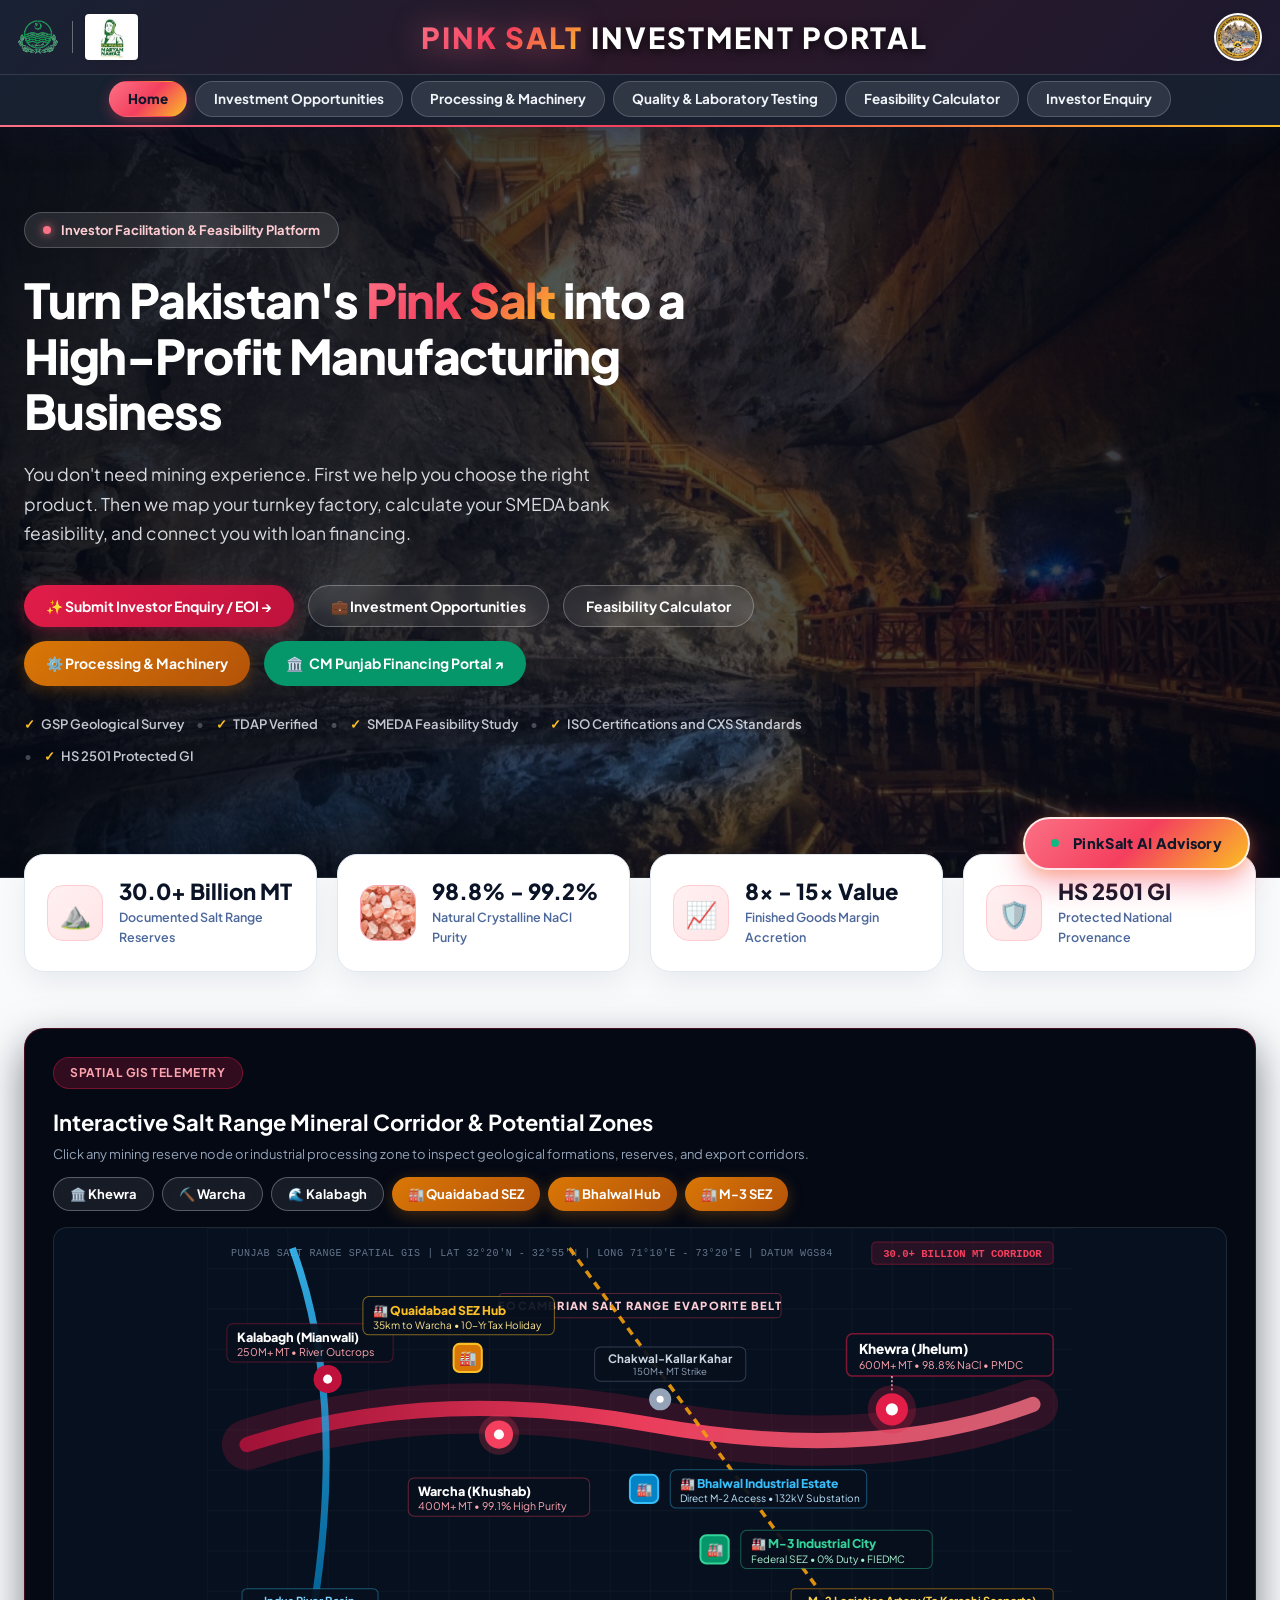
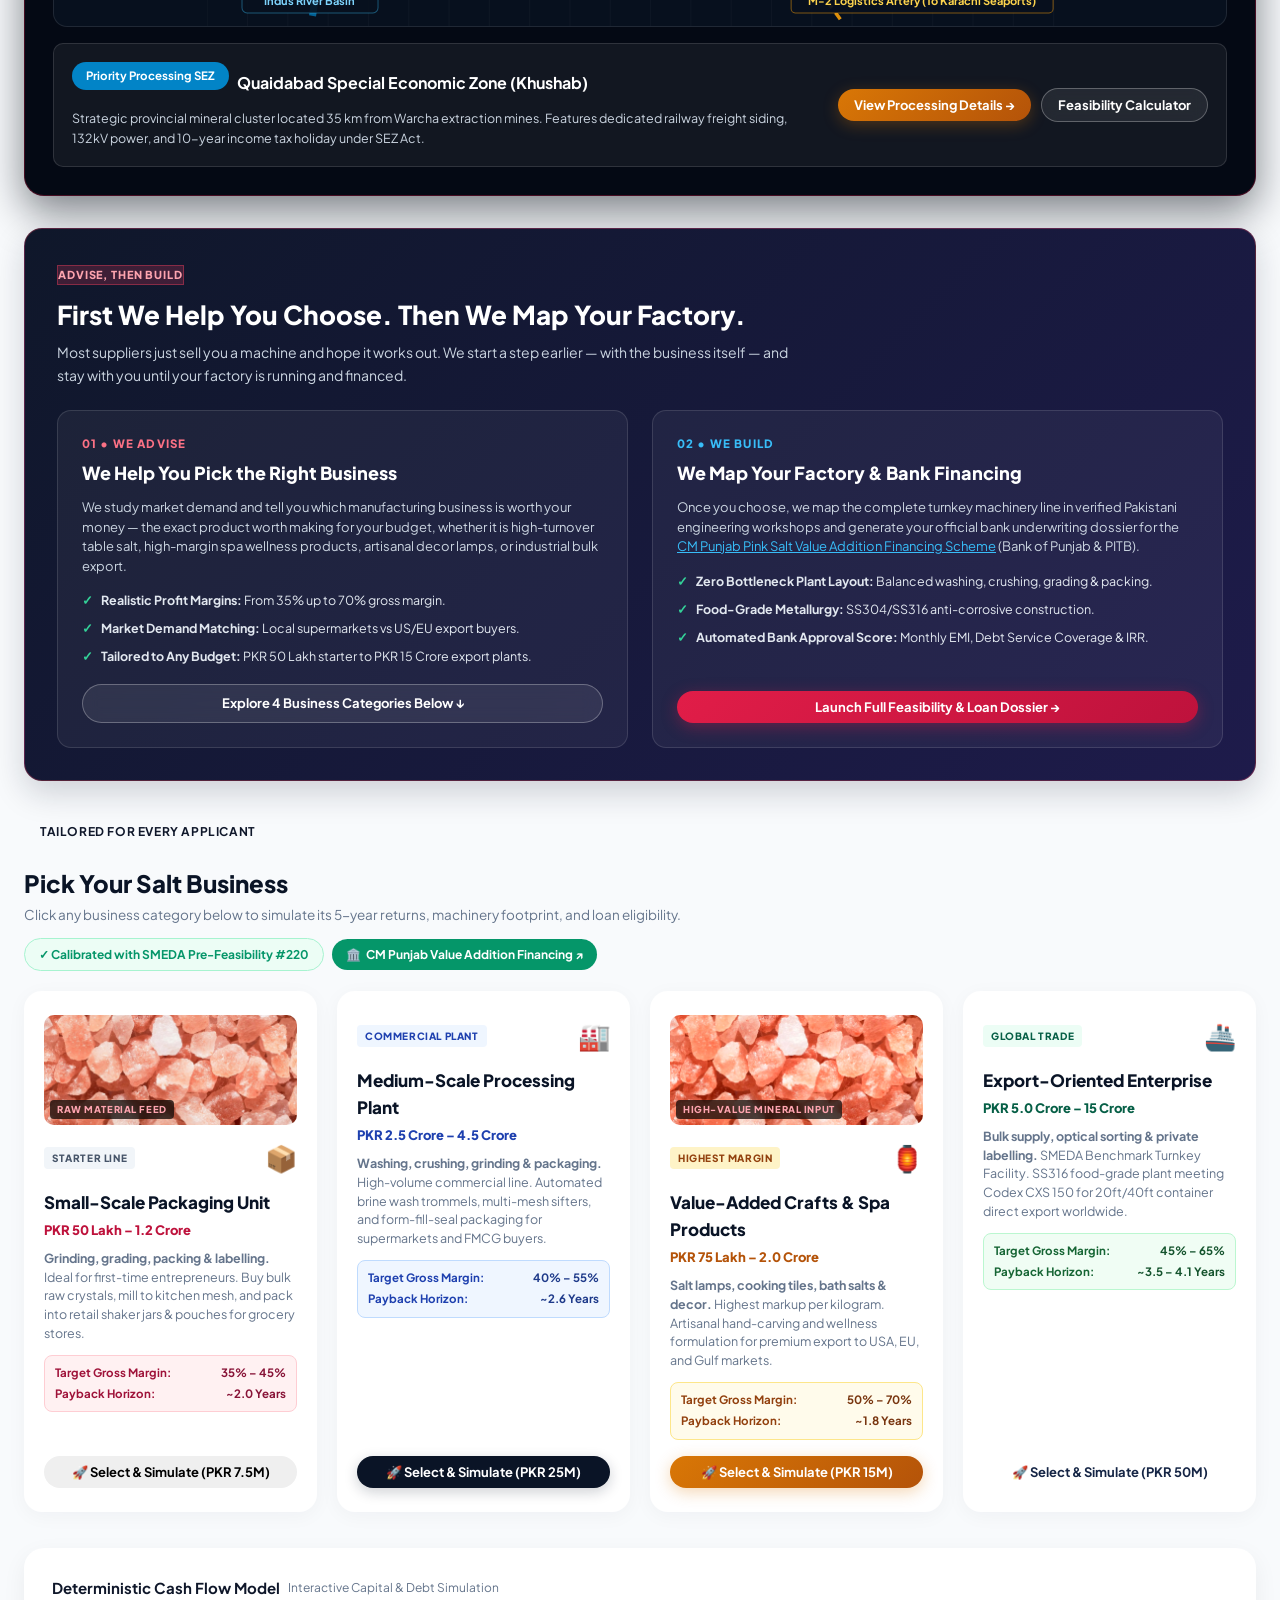
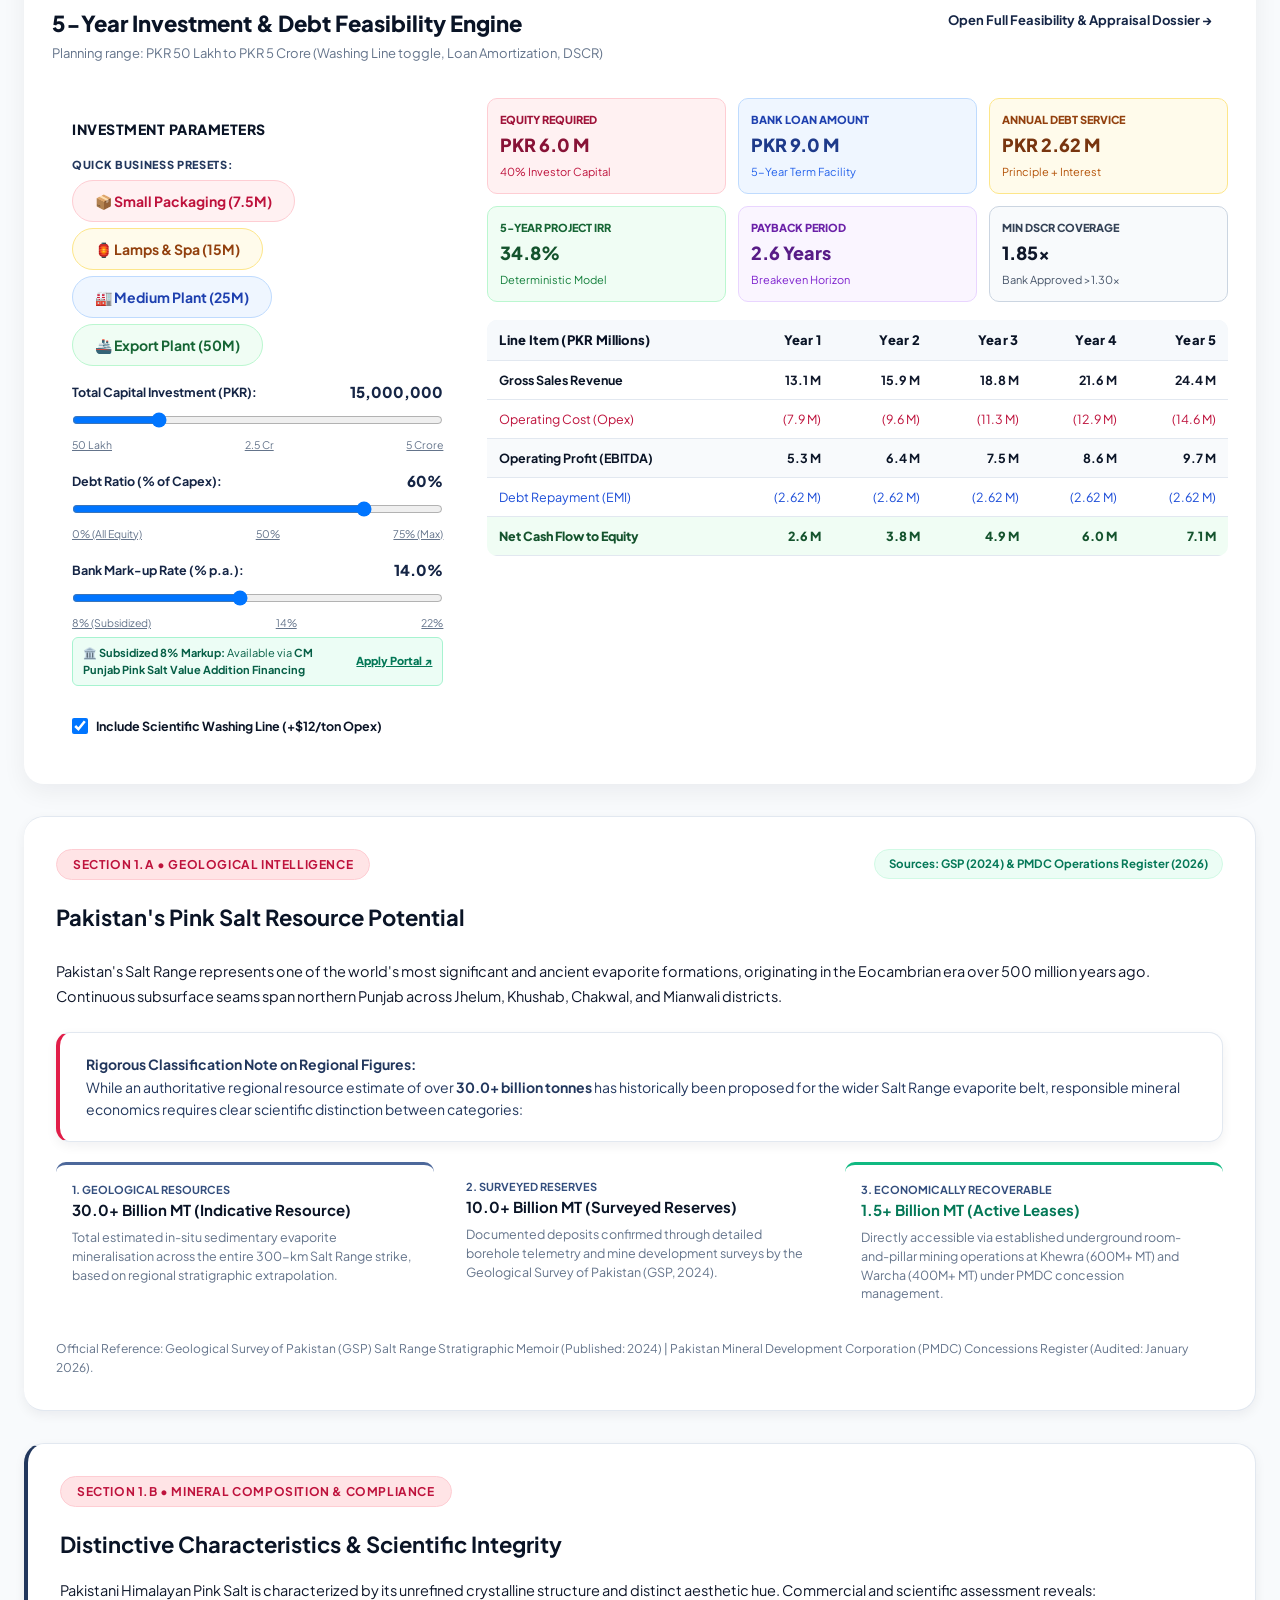
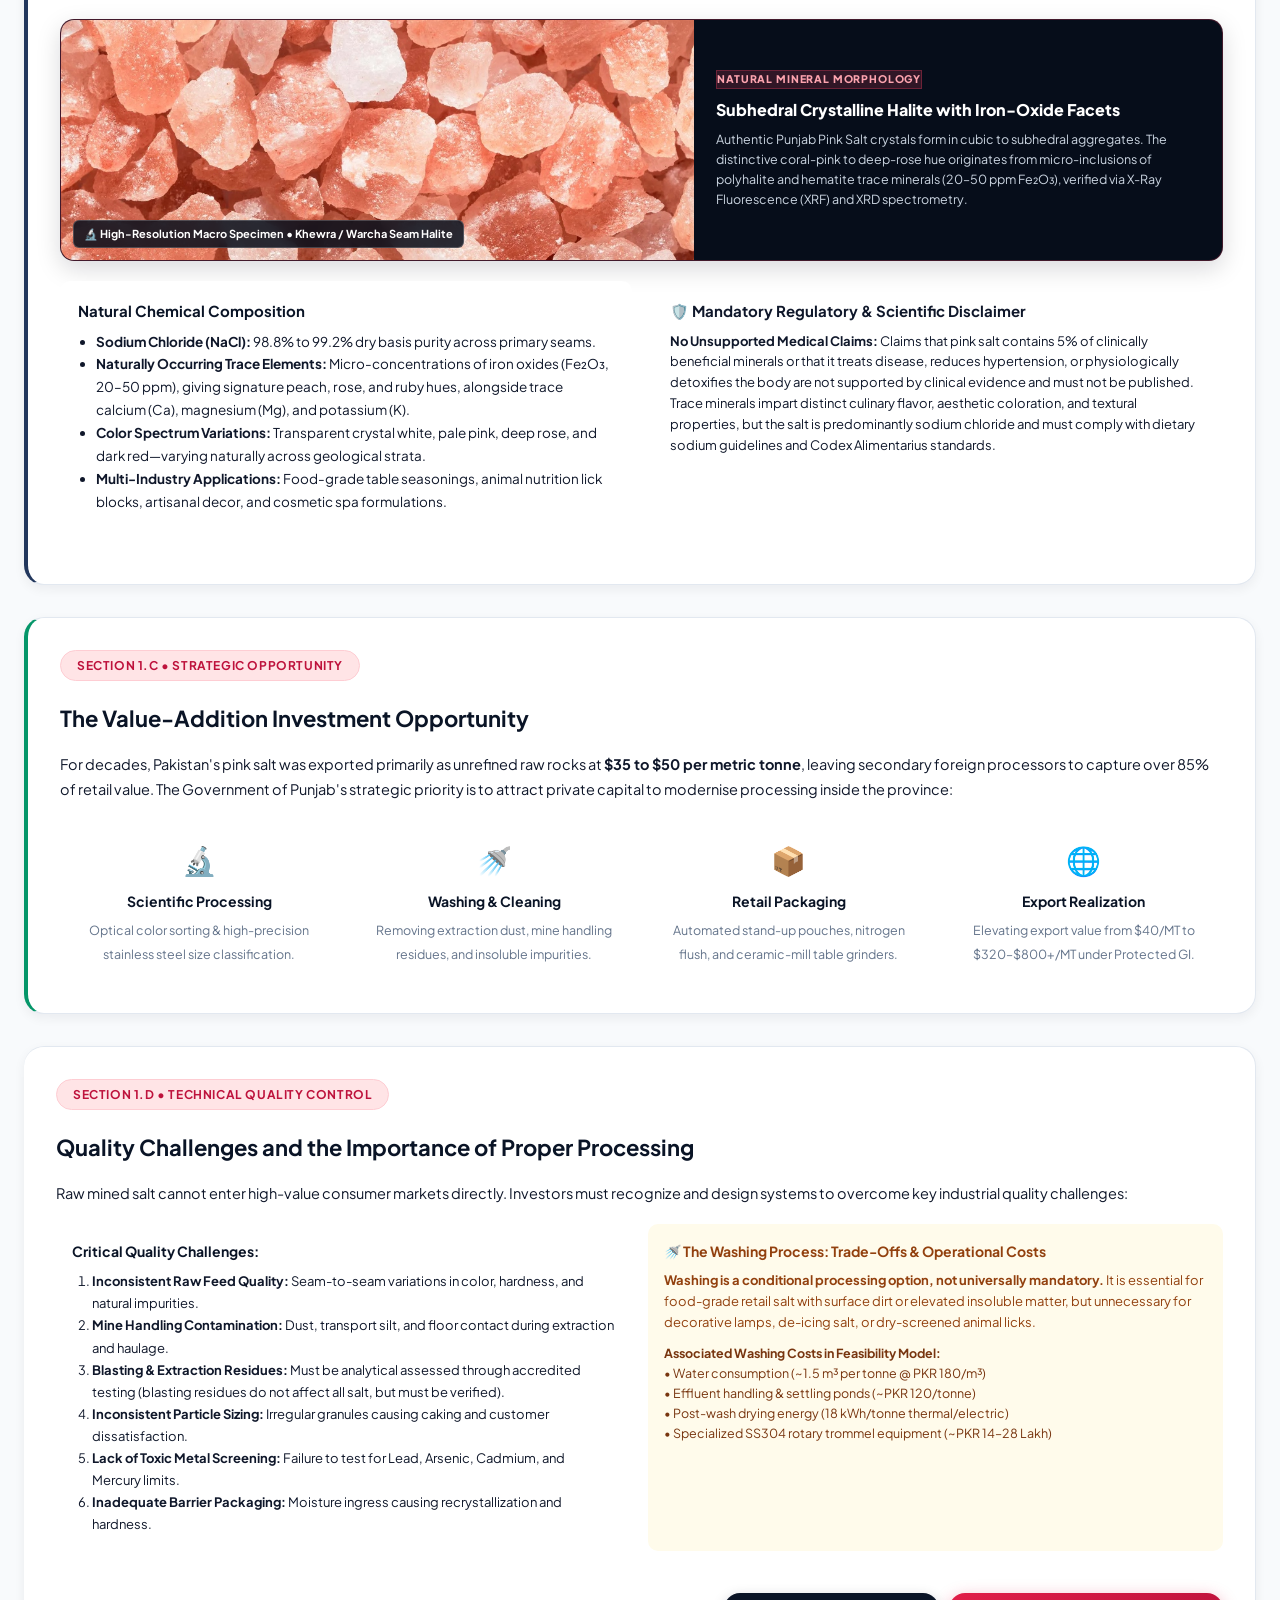
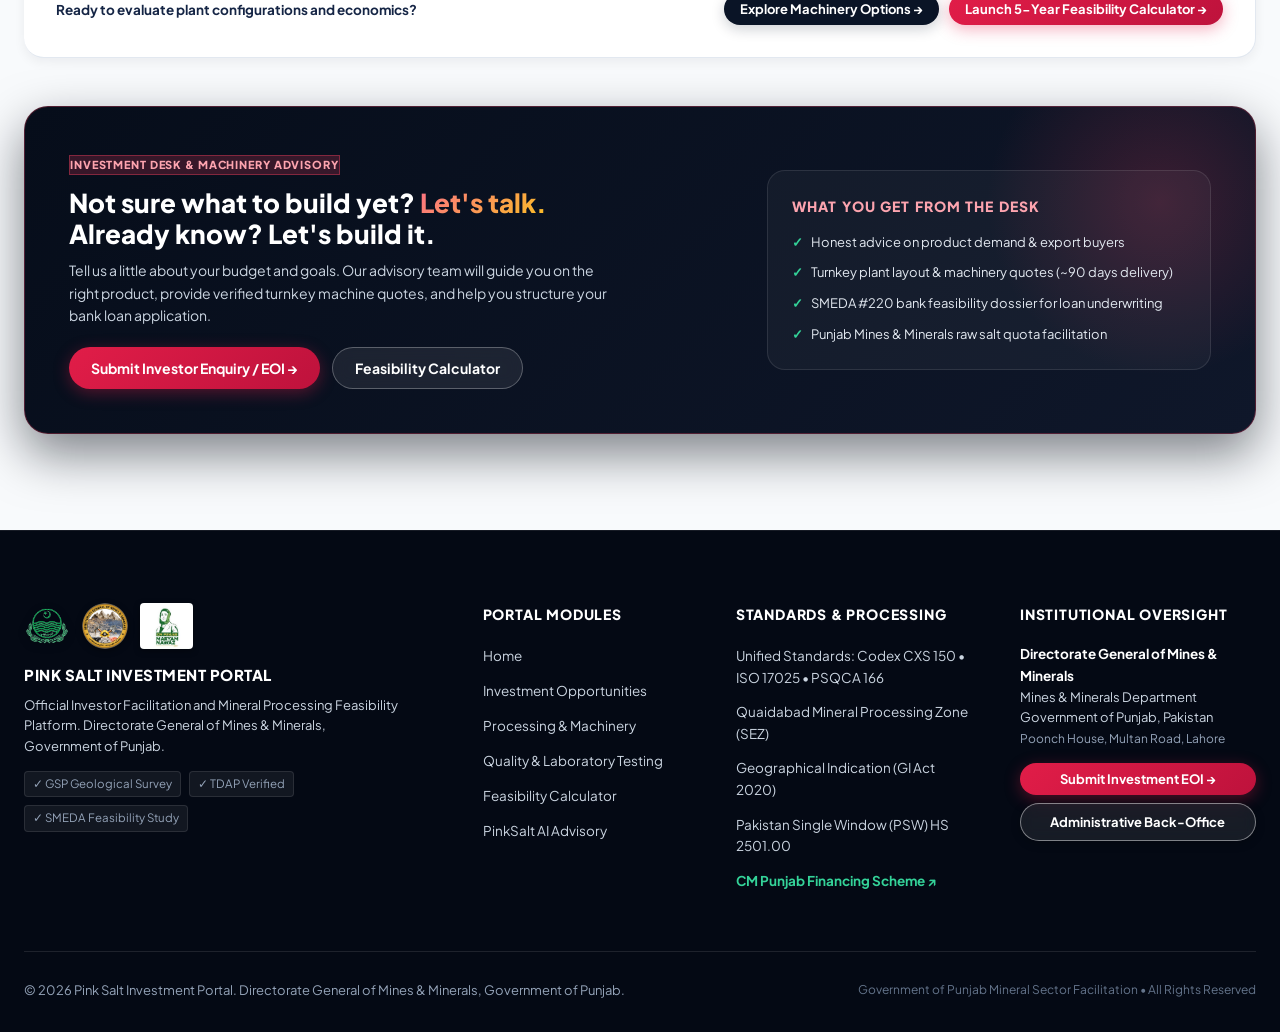
<file: index.html>
<!DOCTYPE html>
<html lang="en">
<head>
  <meta charset="UTF-8">
  <meta name="viewport" content="width=device-width, initial-scale=1.0">
  <title>Pink Salt Investment Portal | Government of Punjab</title>
  <meta name="description" content="Investor Facilitation and Pink Salt Processing Feasibility Platform. Directorate General of Mines & Minerals, Government of Punjab.">
  <!-- Pink Salt Crystalline Favicons -->
  <link rel="icon" type="image/x-icon" href="favicon.ico">
  <link rel="icon" type="image/png" sizes="32x32" href="images/favicon-32x32.png">
  <link rel="icon" type="image/png" sizes="64x64" href="images/pink-salt-favicon.png">
  <link rel="apple-touch-icon" sizes="180x180" href="images/apple-touch-icon.png">
  <link rel="stylesheet" href="css/portal.css?v=20261105.18">
</head>
<body>

  <!-- Header & Clean Navigation -->
  <header class="site-header">
    <div class="container header-wrapper">
      <div class="brand-logo" onclick="switchView('home')" title="Government of Punjab">
        <img src="images/govt-of-punjab-logo.png" alt="Government of Punjab" class="logo-img gov-crest-logo" title="Government of Punjab">
        <div class="brand-divider"></div>
        <a href="https://pinksalt.punjab.gov.pk/landing" target="_blank" rel="noopener noreferrer" title="CM Punjab Pink Salt Value Addition Financing Scheme (Bank of Punjab / PITB)" onclick="event.stopPropagation()" style="display:flex; align-items:center;"><img src="images/cm-punjab-logo.jpg" alt="Chief Minister Punjab Maryam Nawaz • CM Punjab Pink Salt Value Addition Financing" class="logo-img cm-badge-logo" title="CM Punjab Pink Salt Value Addition Financing (Click to open official portal)"></a>
      </div>

      <div class="header-portal-title" onclick="switchView('home')" title="Pakistan Pink Salt Investment Portal">
        <span class="title-pink-salt">PINK SALT</span>
        <span class="title-portal-rest">INVESTMENT PORTAL</span>
      </div>

      <div class="header-actions">
        <div class="dg-admin-trigger" onclick="switchView('admin')" title="Directorate General of Mines &amp; Minerals • Administrative Access">
          <img src="images/dg-mines-minerals-logo.png" alt="Directorate General of Mines &amp; Minerals Punjab" class="logo-img dg-mines-logo">
        </div>
        <button class="mobile-menu-toggle" id="mobile-toggle" aria-label="Toggle navigation menu" onclick="toggleMobileNav()">
          <span></span>
          <span></span>
          <span></span>
        </button>
      </div>
    </div>

    <!-- Quick Navigation Tabs (Executive Sub-Header) -->
    <div class="header-hover-shelf" id="header-hover-shelf">
      <div class="container hover-shelf-container">
        <a class="header-hover-tab active" data-view="home" onclick="switchView('home')">Home</a>
        <a class="header-hover-tab" data-view="opportunities" onclick="switchView('opportunities')">Investment Opportunities</a>
        <a class="header-hover-tab" data-view="processing-options" onclick="switchView('processing-options')">Processing &amp; Machinery</a>
        <a class="header-hover-tab" data-view="quality-testing" onclick="switchView('quality-testing')">Quality &amp; Laboratory Testing</a>
        <a class="header-hover-tab" data-view="calculator" onclick="switchView('calculator')">Feasibility Calculator</a>
        <a class="header-hover-tab" data-view="enquiry" onclick="switchView('enquiry')">Investor Enquiry</a>
      </div>
    </div>

    <!-- Mobile Drawer Menu -->
    <div class="mobile-nav-drawer" id="mobile-drawer">
      <a class="nav-link active" data-view="home" onclick="switchView('home'); toggleMobileNav()">Home</a>
      <a class="nav-link" data-view="opportunities" onclick="switchView('opportunities'); toggleMobileNav()">Investment Opportunities</a>
      <a class="nav-link" data-view="processing-options" onclick="switchView('processing-options'); toggleMobileNav()">Processing &amp; Machinery</a>
      <a class="nav-link" data-view="quality-testing" onclick="switchView('quality-testing'); toggleMobileNav()">Quality &amp; Laboratory Testing</a>
      <a class="nav-link" data-view="calculator" onclick="switchView('calculator'); toggleMobileNav()">Feasibility Calculator</a>
      <a class="nav-link" data-view="ai" onclick="switchView('ai'); toggleMobileNav()">PinkSalt AI Advisory</a>
      <a class="nav-link" data-view="enquiry" onclick="switchView('enquiry'); toggleMobileNav()">Investor Enquiry / EOI</a>
      <button class="btn btn-outline" style="width:100%; margin-top:12px;" onclick="switchView('admin'); toggleMobileNav()">Administrative Back-Office</button>
    </div>
  </header>

  <!-- Main Views Container -->
  <main style="flex-grow:1;">

    <!-- ============================================================ -->
    <!-- VIEW 1: INTRODUCTION -->
    <!-- ============================================================ -->
    <section id="view-home" class="page-view">
      <!-- Hero Section with Pink Salt Mine Subterranean Panorama Background (50% Transparency) -->
      <div class="hero" style="position:relative; background-color:#060d1a;">
        <div class="hero-bg-layer" style="position:absolute; inset:0; background:url('images/khewra-salt-mine-hero.jpg') center right/cover no-repeat; opacity:0.50; pointer-events:none; z-index:1;"></div>
        <div class="hero-tint-layer" style="position:absolute; inset:0; background:linear-gradient(90deg, rgba(4, 9, 20, 0.65) 0%, rgba(10, 20, 38, 0.35) 50%, rgba(4, 9, 20, 0.50) 100%); pointer-events:none; z-index:2;"></div>
        <div class="container hero-grid" style="position:relative; z-index:3;">
          <div class="hero-content">
            <div class="hero-badge-pill">
              <span class="hero-badge-dot"></span>
              <span>Investor Facilitation &amp; Feasibility Platform</span>
            </div>
            <h2>Turn Pakistan's <span class="highlight">Pink Salt</span> into a High-Profit Manufacturing Business</h2>
            <p class="lead">
              You don't need mining experience. First we help you choose the right product. Then we map your turnkey factory, calculate your SMEDA bank feasibility, and connect you with loan financing.
            </p>
            <div class="hero-cta-group">
              <button class="btn btn-primary" onclick="switchView('enquiry')">✨ Submit Investor Enquiry / EOI →</button>
              <button class="btn btn-outline-light" onclick="switchView('opportunities')">💼 Investment Opportunities</button>
              <button class="btn btn-outline-light" onclick="switchView('calculator')">Feasibility Calculator</button>
              <button class="btn btn-gold" onclick="switchView('processing-options')">⚙️ Processing &amp; Machinery</button>
              <a href="https://pinksalt.punjab.gov.pk/landing" target="_blank" rel="noopener noreferrer" class="btn" style="background:#059669; color:#ffffff; font-weight:700; border:none; display:inline-flex; align-items:center; gap:6px;">
                <span>🏛️</span> CM Punjab Financing Portal ↗
              </a>
            </div>
            <div class="hero-trust-proof">
              <span><i class="proof-icon">✓</i> GSP Geological Survey</span>
              <span class="proof-sep">•</span>
              <span><i class="proof-icon">✓</i> TDAP Verified</span>
              <span class="proof-sep">•</span>
              <span><i class="proof-icon">✓</i> SMEDA Feasibility Study</span>
              <span class="proof-sep">•</span>
              <span><i class="proof-icon">✓</i> ISO Certifications and CXS Standards</span>
              <span class="proof-sep">•</span>
              <span><i class="proof-icon">✓</i> HS 2501 Protected GI</span>
            </div>
          </div>
        </div>
      </div>

      <div class="container" style="padding-top:20px; padding-bottom:64px;">


        <!-- Quick Metrics Highlights -->
        <div class="quick-metrics-row">
          <div class="metric-pill-card">
            <div class="metric-icon-circle">⛰️</div>
            <div class="metric-text">
              <strong>30.0+ Billion MT</strong>
              <span>Documented Salt Range Reserves</span>
            </div>
          </div>
          <div class="metric-pill-card">
            <div class="metric-icon-circle" style="padding:0; overflow:hidden; border:1.5px solid rgba(244,63,94,0.4);">
              <img src="images/pink-salt-badge.png" alt="Crystalline Halite Purity" style="width:100%; height:100%; object-fit:cover;">
            </div>
            <div class="metric-text">
              <strong>98.8% - 99.2%</strong>
              <span>Natural Crystalline NaCl Purity</span>
            </div>
          </div>
          <div class="metric-pill-card">
            <div class="metric-icon-circle">📈</div>
            <div class="metric-text">
              <strong>8x - 15x Value</strong>
              <span>Finished Goods Margin Accretion</span>
            </div>
          </div>
          <div class="metric-pill-card">
            <div class="metric-icon-circle">🛡️</div>
            <div class="metric-text">
              <strong>HS 2501 GI</strong>
              <span>Protected National Provenance</span>
            </div>
          </div>
        </div>

        <!-- ======================================================== -->
        <!-- SPATIAL GIS TELEMETRY: SALT RANGE CORRIDOR & POTENTIAL ZONES -->
        <!-- ======================================================== -->
        <div class="card" style="margin:28px 0 32px 0; padding:28px; background:#040914; border:1px solid rgba(225,29,72,0.3); color:#ffffff; box-shadow:0 16px 40px rgba(4,9,20,0.5);">
          <div style="display:flex; justify-content:space-between; align-items:center; flex-wrap:wrap; gap:12px; margin-bottom:16px;">
            <div>
              <span class="section-badge" style="background:rgba(225,29,72,0.2); color:#fda4af; border-color:rgba(225,29,72,0.4);">Spatial GIS Telemetry</span>
              <h3 style="font-size:22px; color:#ffffff; margin:4px 0;">Interactive Salt Range Mineral Corridor &amp; Potential Zones</h3>
              <p style="font-size:13px; color:#94a3b8; margin:0;">Click any mining reserve node or industrial processing zone to inspect geological formations, reserves, and export corridors.</p>
            </div>
            <div style="display:flex; gap:8px; flex-wrap:wrap;">
              <button class="btn btn-sm btn-outline-light" onclick="selectGisZone('khewra')">🏛️ Khewra</button>
              <button class="btn btn-sm btn-outline-light" onclick="selectGisZone('warcha')">⛏️ Warcha</button>
              <button class="btn btn-sm btn-outline-light" onclick="selectGisZone('kalabagh')">🌊 Kalabagh</button>
              <button class="btn btn-sm btn-gold" onclick="selectGisZone('quaidabad')">🏭 Quaidabad SEZ</button>
              <button class="btn btn-sm btn-gold" onclick="selectGisZone('bhalwal')">🏭 Bhalwal Hub</button>
              <button class="btn btn-sm btn-gold" onclick="selectGisZone('m3')">🏭 M-3 SEZ</button>
            </div>
          </div>
          
          <div style="position:relative; width:100%; height:400px; background:#07101e; border-radius:var(--radius-md); overflow:hidden; border:1px solid rgba(255,255,255,0.1);">
            <svg viewBox="0 0 860 395" style="width:100%; height:100%;">
              <defs>
                <linearGradient id="escarpmentGrad" x1="0%" y1="0%" x2="100%" y2="0%">
                  <stop offset="0%" stop-color="#be123c" stop-opacity="0.8"/>
                  <stop offset="50%" stop-color="#f43f5e" stop-opacity="0.95"/>
                  <stop offset="100%" stop-color="#fb7185" stop-opacity="0.8"/>
                </linearGradient>
                <linearGradient id="riverGrad" x1="0%" y1="0%" x2="0%" y2="100%">
                  <stop offset="0%" stop-color="#38bdf8" stop-opacity="0.9"/>
                  <stop offset="100%" stop-color="#0284c7" stop-opacity="0.7"/>
                </linearGradient>
                <pattern id="gridPattern" width="40" height="40" patternUnits="userSpaceOnUse">
                  <path d="M 40 0 L 0 0 0 40" fill="none" stroke="rgba(255,255,255,0.05)" stroke-width="1"/>
                </pattern>
              </defs>
              
              <!-- Tactical Coordinate Grid & Telemetry -->
              <rect width="860" height="395" fill="url(#gridPattern)" />
              <text x="24" y="28" font-size="10" fill="#64748b" font-family="'JetBrains Mono', Consolas, monospace" letter-spacing="0.5">PUNJAB SALT RANGE SPATIAL GIS | LAT 32°20'N - 32°55'N | LONG 71°10'E - 73°20'E | DATUM WGS84</text>
              <rect x="660" y="14" width="180" height="22" rx="4" fill="rgba(225,29,72,0.14)" stroke="rgba(225,29,72,0.4)" stroke-width="1" />
              <text x="750" y="29" font-size="10.5" font-weight="700" fill="#f43f5e" font-family="monospace" text-anchor="middle">30.0+ BILLION MT CORRIDOR</text>

              <!-- Elevation Escarpment Belt (Salt Range Strike) -->
              <path d="M 40,215 Q 220,155 440,195 T 820,175" fill="none" stroke="rgba(225,29,72,0.18)" stroke-width="50" stroke-linecap="round" />
              <path d="M 40,215 Q 220,155 440,195 T 820,175" fill="none" stroke="url(#escarpmentGrad)" stroke-width="15" stroke-linecap="round" />
              
              <!-- Escarpment Belt Label Badge (Elevated in open zone) -->
              <rect x="290" y="65" width="280" height="24" rx="4" fill="rgba(7,16,30,0.88)" stroke="rgba(244,63,94,0.35)" stroke-width="1" />
              <text x="430" y="81" font-size="11" fill="#fecdd3" font-weight="800" letter-spacing="1.2" text-anchor="middle">EOCAMBRIAN SALT RANGE EVAPORITE BELT</text>
              
              <!-- M-2 Motorway Logistic Artery -->
              <line x1="360" y1="20" x2="630" y2="390" stroke="#f59e0b" stroke-width="3.5" stroke-dasharray="8,6" opacity="0.9" />
              <rect x="580" y="358" width="260" height="24" rx="4" fill="rgba(7,16,30,0.92)" stroke="rgba(245,158,11,0.5)" stroke-width="1" />
              <text x="710" y="374" font-size="11" fill="#fcd34d" font-weight="700" text-anchor="middle">M-2 Logistics Artery (To Karachi Seaports)</text>

              <!-- Indus River Basin System -->
              <path d="M 85,20 Q 140,170 105,385" fill="none" stroke="url(#riverGrad)" stroke-width="7" />
              <rect x="35" y="358" width="135" height="24" rx="5" fill="rgba(7,16,30,0.88)" stroke="rgba(56,189,248,0.4)" stroke-width="1" />
              <text x="102" y="374" font-size="11" fill="#7dd3fc" font-weight="700" text-anchor="middle">Indus River Basin</text>

              <!-- Kalabagh Deposits Node -->
              <g style="cursor:pointer;" onclick="selectGisZone('kalabagh')">
                <rect x="20" y="95" width="165" height="38" rx="6" fill="rgba(7,16,30,0.92)" stroke="rgba(225,29,72,0.35)" stroke-width="1" />
                <text x="30" y="113" font-size="12.5" font-weight="800" fill="#ffffff">Kalabagh (Mianwali)</text>
                <text x="30" y="127" font-size="10.5" fill="#fda4af">250M+ MT • River Outcrops</text>
                <circle cx="120" cy="150" r="14" fill="#be123c" />
                <circle cx="120" cy="150" r="4.5" fill="#ffffff" />
              </g>

              <!-- Quaidabad Processing SEZ Node -->
              <g style="cursor:pointer;" onclick="selectGisZone('quaidabad')">
                <rect x="155" y="68" width="190" height="38" rx="6" fill="rgba(7,16,30,0.92)" stroke="rgba(251,191,36,0.5)" stroke-width="1" />
                <text x="165" y="86" font-size="12" font-weight="800" fill="#fbbf24">🏭 Quaidabad SEZ Hub</text>
                <text x="165" y="100" font-size="10" fill="#fde68a">35km to Warcha • 10-Yr Tax Holiday</text>
                <rect x="245" y="115" width="28" height="28" rx="6" fill="#d97706" stroke="#fbbf24" stroke-width="2" />
                <text x="259" y="134" font-size="14" text-anchor="middle">🏭</text>
              </g>

              <!-- Warcha Crystal Seams Node -->
              <g style="cursor:pointer;" onclick="selectGisZone('warcha')">
                <circle cx="290" cy="205" r="26" fill="rgba(244,63,94,0.22)">
                  <animate attributeName="r" values="20;28;20" dur="3s" repeatCount="indefinite"/>
                </circle>
                <circle cx="290" cy="205" r="14" fill="#f43f5e" />
                <circle cx="290" cy="205" r="5" fill="#ffffff" />
                <rect x="200" y="248" width="180" height="38" rx="6" fill="rgba(7,16,30,0.92)" stroke="rgba(244,63,94,0.4)" stroke-width="1" />
                <text x="210" y="266" font-size="12.5" font-weight="800" fill="#ffffff">Warcha (Khushab)</text>
                <text x="210" y="280" font-size="10.5" fill="#fda4af">400M+ MT • 99.1% High Purity</text>
              </g>

              <!-- Chakwal Node -->
              <g style="cursor:pointer;" onclick="selectGisZone('chakwal')">
                <rect x="385" y="118" width="150" height="34" rx="6" fill="rgba(7,16,30,0.92)" stroke="rgba(148,163,184,0.3)" stroke-width="1" />
                <text x="460" y="134" font-size="11.5" font-weight="700" fill="#cbd5e1" text-anchor="middle">Chakwal-Kallar Kahar</text>
                <text x="460" y="146" font-size="9.5" fill="#94a3b8" text-anchor="middle">150M+ MT Strike</text>
                <circle cx="450" cy="170" r="11" fill="#94a3b8" />
                <circle cx="450" cy="170" r="3.5" fill="#ffffff" />
              </g>

              <!-- Bhalwal Industrial Estate Node -->
              <g style="cursor:pointer;" onclick="selectGisZone('bhalwal')">
                <rect x="420" y="245" width="28" height="28" rx="6" fill="#0284c7" stroke="#38bdf8" stroke-width="2" />
                <text x="434" y="264" font-size="13" text-anchor="middle">🏭</text>
                <rect x="460" y="240" width="195" height="38" rx="6" fill="rgba(7,16,30,0.92)" stroke="rgba(56,189,248,0.4)" stroke-width="1" />
                <text x="470" y="258" font-size="12" font-weight="800" fill="#38bdf8">🏭 Bhalwal Industrial Estate</text>
                <text x="470" y="272" font-size="10" fill="#bae6fd">Direct M-2 Access • 132kV Substation</text>
              </g>

              <!-- M-3 Industrial City Node -->
              <g style="cursor:pointer;" onclick="selectGisZone('m3')">
                <rect x="490" y="305" width="28" height="28" rx="6" fill="#059669" stroke="#34d399" stroke-width="2" />
                <text x="504" y="324" font-size="13" text-anchor="middle">🏭</text>
                <rect x="530" y="300" width="190" height="38" rx="6" fill="rgba(7,16,30,0.92)" stroke="rgba(52,211,153,0.4)" stroke-width="1" />
                <text x="540" y="318" font-size="12" font-weight="800" fill="#34d399">🏭 M-3 Industrial City</text>
                <text x="540" y="332" font-size="10" fill="#a7f3d0">Federal SEZ • 0% Duty • FIEDMC</text>
              </g>

              <!-- Khewra Mega Deposit Node -->
              <g style="cursor:pointer;" onclick="selectGisZone('khewra')">
                <rect x="635" y="105" width="205" height="42" rx="6" fill="rgba(7,16,30,0.94)" stroke="rgba(225,29,72,0.55)" stroke-width="1.5" />
                <text x="647" y="125" font-size="13.5" font-weight="800" fill="#ffffff">Khewra (Jhelum)</text>
                <text x="647" y="140" font-size="10.5" fill="#fda4af">600M+ MT • 98.8% NaCl • PMDC</text>
                <line x1="680" y1="147" x2="680" y2="162" stroke="#fda4af" stroke-width="1.5" stroke-dasharray="2,2"/>
                <circle cx="680" cy="180" r="30" fill="rgba(225,29,72,0.24)">
                  <animate attributeName="r" values="24;32;24" dur="3s" repeatCount="indefinite"/>
                </circle>
                <circle cx="680" cy="180" r="16" fill="#e11d48" />
                <circle cx="680" cy="180" r="6" fill="#ffffff" />
              </g>
            </svg>
          </div>

          <!-- Active GIS Telemetry Readout Box -->
          <div id="gis-telemetry-readout" style="margin-top:16px; padding:18px; background:rgba(255,255,255,0.06); border:1px solid rgba(255,255,255,0.12); border-radius:var(--radius-sm); display:flex; justify-content:space-between; align-items:center; flex-wrap:wrap; gap:14px;">
            <div style="flex:1; min-width:280px;">
              <div style="display:flex; align-items:center; gap:8px; margin-bottom:4px;">
                <span class="opp-badge" style="background:#0284c7; color:#ffffff; font-weight:700;" id="gis-zone-badge">Priority Processing SEZ</span>
                <strong style="font-size:16px; color:#ffffff;" id="gis-zone-title">Quaidabad Special Economic Zone (Khushab)</strong>
              </div>
              <p style="font-size:12.5px; color:#cbd5e1; margin:0; line-height:1.6;" id="gis-zone-desc">
                Strategic provincial mineral cluster located 35 km from Warcha extraction mines. Features dedicated railway freight siding, 132kV power, and 10-year income tax holiday under SEZ Act.
              </p>
            </div>
            <div style="display:flex; gap:10px; align-items:center;">
              <button class="btn btn-gold btn-sm" id="gis-zone-cta" onclick="switchView('processing-options'); selectProcessingSite('quaidabad')">View Processing Details →</button>
              <button class="btn btn-outline-light btn-sm" onclick="switchView('calculator')">Feasibility Calculator</button>
            </div>
          </div>
        </div>

        <!-- ======================================================== -->
        <!-- ADVISE, THEN BUILD (FIRST WE HELP YOU CHOOSE. THEN WE MAP YOUR FACTORY.) -->
        <!-- ======================================================== -->
        <div id="advise-then-build-section" style="margin-bottom:36px; background:linear-gradient(135deg, #0f172a 0%, #1e1b4b 100%); border-radius:18px; padding:32px; border:1px solid rgba(244,63,94,0.3); box-shadow:0 12px 32px rgba(15,23,42,0.18); position:relative; overflow:hidden;">
          <div style="max-width:760px; margin-bottom:24px;">
            <span class="badge" style="background:rgba(244,63,94,0.2); color:#fda4af; border:1px solid rgba(244,63,94,0.4); font-size:11px; font-weight:800; letter-spacing:0.08em; margin-bottom:10px; display:inline-block;">
              ADVISE, THEN BUILD
            </span>
            <h3 style="font-size:26px; font-weight:900; color:#ffffff; margin:4px 0 10px 0; line-height:1.25;">
              First We Help You Choose. Then We Map Your Factory.
            </h3>
            <p style="font-size:14px; color:#cbd5e1; line-height:1.6; margin:0;">
              Most suppliers just sell you a machine and hope it works out. We start a step earlier — with the business itself — and stay with you until your factory is running and financed.
            </p>
          </div>

          <div class="grid-2" style="gap:24px;">
            <!-- 01 • WE ADVISE -->
            <div style="background:rgba(255,255,255,0.05); border:1px solid rgba(255,255,255,0.12); border-radius:14px; padding:24px; display:flex; flex-direction:column; justify-content:space-between;">
              <div>
                <div style="font-size:11.5px; font-weight:800; color:#fb7185; letter-spacing:0.1em; text-transform:uppercase; margin-bottom:6px;">01 • WE ADVISE</div>
                <h4 style="font-size:18px; font-weight:800; color:#ffffff; margin:0 0 10px 0;">We Help You Pick the Right Business</h4>
                <p style="font-size:13px; color:#cbd5e1; line-height:1.5; margin-bottom:14px;">
                  We study market demand and tell you which manufacturing business is worth your money — the exact product worth making for your budget, whether it is high-turnover table salt, high-margin spa wellness products, artisanal decor lamps, or industrial bulk export.
                </p>
                <ul style="list-style:none; padding:0; margin:0 0 18px 0; display:flex; flex-direction:column; gap:8px; font-size:12.5px; color:#e2e8f0;">
                  <li style="display:flex; align-items:flex-start; gap:8px;">
                    <span style="color:#34d399; font-weight:900;">✓</span>
                    <span><strong>Realistic Profit Margins:</strong> From 35% up to 70% gross margin.</span>
                  </li>
                  <li style="display:flex; align-items:flex-start; gap:8px;">
                    <span style="color:#34d399; font-weight:900;">✓</span>
                    <span><strong>Market Demand Matching:</strong> Local supermarkets vs US/EU export buyers.</span>
                  </li>
                  <li style="display:flex; align-items:flex-start; gap:8px;">
                    <span style="color:#34d399; font-weight:900;">✓</span>
                    <span><strong>Tailored to Any Budget:</strong> PKR 50 Lakh starter to PKR 15 Crore export plants.</span>
                  </li>
                </ul>
              </div>
              <a href="#business-categories-section" class="btn btn-outline-light btn-sm" style="width:100%; justify-content:center; font-weight:700;">
                Explore 4 Business Categories Below ↓
              </a>
            </div>

            <!-- 02 • WE BUILD -->
            <div style="background:rgba(255,255,255,0.05); border:1px solid rgba(255,255,255,0.12); border-radius:14px; padding:24px; display:flex; flex-direction:column; justify-content:space-between;">
              <div>
                <div style="font-size:11.5px; font-weight:800; color:#38bdf8; letter-spacing:0.1em; text-transform:uppercase; margin-bottom:6px;">02 • WE BUILD</div>
                <h4 style="font-size:18px; font-weight:800; color:#ffffff; margin:0 0 10px 0;">We Map Your Factory &amp; Bank Financing</h4>
                <p style="font-size:13px; color:#cbd5e1; line-height:1.5; margin-bottom:14px;">
                  Once you choose, we map the complete turnkey machinery line in verified Pakistani engineering workshops and generate your official bank underwriting dossier for the <a href="https://pinksalt.punjab.gov.pk/landing" target="_blank" rel="noopener noreferrer" style="color:#38bdf8; text-decoration:underline;">CM Punjab Pink Salt Value Addition Financing Scheme</a> (Bank of Punjab &amp; PITB).
                </p>
                <ul style="list-style:none; padding:0; margin:0 0 18px 0; display:flex; flex-direction:column; gap:8px; font-size:12.5px; color:#e2e8f0;">
                  <li style="display:flex; align-items:flex-start; gap:8px;">
                    <span style="color:#34d399; font-weight:900;">✓</span>
                    <span><strong>Zero Bottleneck Plant Layout:</strong> Balanced washing, crushing, grading &amp; packing.</span>
                  </li>
                  <li style="display:flex; align-items:flex-start; gap:8px;">
                    <span style="color:#34d399; font-weight:900;">✓</span>
                    <span><strong>Food-Grade Metallurgy:</strong> SS304/SS316 anti-corrosive construction.</span>
                  </li>
                  <li style="display:flex; align-items:flex-start; gap:8px;">
                    <span style="color:#34d399; font-weight:900;">✓</span>
                    <span><strong>Automated Bank Approval Score:</strong> Monthly EMI, Debt Service Coverage &amp; IRR.</span>
                  </li>
                </ul>
              </div>
              <button class="btn btn-primary btn-sm" style="width:100%; justify-content:center; font-weight:700;" onclick="switchView('calculator')">
                Launch Full Feasibility &amp; Loan Dossier →
              </button>
            </div>
          </div>
        </div>

        <!-- ======================================================== -->
        <!-- 4 APPLICANT BUSINESS CATEGORIES (INTERACTIVE TILES) -->
        <!-- ======================================================== -->
        <div id="business-categories-section" style="margin-bottom:36px;">
          <div style="display:flex; justify-content:space-between; align-items:flex-end; flex-wrap:wrap; gap:12px; margin-bottom:20px;">
            <div>
              <span class="section-badge" style="background:var(--rose-50); color:var(--rose-800); border:1px solid var(--rose-200);">Tailored For Every Applicant</span>
              <h3 style="font-size:24px; font-weight:800; color:var(--navy-900); margin:6px 0 2px 0;">
                Pick Your Salt Business
              </h3>
              <p style="font-size:13.5px; color:var(--text-muted); margin:0;">
                Click any business category below to simulate its 5-year returns, machinery footprint, and loan eligibility.
              </p>
            </div>
            <div style="display:flex; align-items:center; gap:8px; flex-wrap:wrap;">
              <span style="font-size:12px; font-weight:700; color:#059669; background:#ecfdf5; border:1px solid #a7f3d0; padding:6px 14px; border-radius:9999px;">
                ✓ Calibrated with SMEDA Pre-Feasibility #220
              </span>
              <a href="https://pinksalt.punjab.gov.pk/landing" target="_blank" rel="noopener noreferrer" style="font-size:12px; font-weight:700; color:#ffffff; background:#059669; border:none; padding:6px 14px; border-radius:9999px; text-decoration:none; display:inline-flex; align-items:center; gap:5px;">
                <span>🏛️</span> CM Punjab Value Addition Financing ↗
              </a>
            </div>
          </div>

          <div class="epk-category-grid">
            <!-- 1. Small-scale packaging unit -->
            <div class="epk-category-tile" id="tile-cat-small-packaging">
              <div>
                <div style="height:110px; border-radius:10px; overflow:hidden; margin-bottom:12px; position:relative;">
                  <img src="images/pink-salt-crystals.jpg" alt="Natural Pink Salt Crystals" style="width:100%; height:100%; object-fit:cover;">
                  <span style="position:absolute; bottom:6px; left:6px; background:rgba(0,0,0,0.7); backdrop-filter:blur(4px); color:#fda4af; font-size:9.5px; font-weight:800; padding:2px 7px; border-radius:4px; letter-spacing:0.06em;">RAW MATERIAL FEED</span>
                </div>
                <div style="display:flex; justify-content:space-between; align-items:center; margin-bottom:10px;">
                  <span style="font-size:10px; font-weight:800; letter-spacing:0.06em; text-transform:uppercase; background:#f1f5f9; color:#475569; padding:3px 8px; border-radius:4px;">Starter Line</span>
                  <span style="font-size:26px;">📦</span>
                </div>
                <h4 style="font-size:17px; font-weight:800; color:var(--navy-900); margin:0 0 4px 0;">
                  Small-Scale Packaging Unit
                </h4>
                <div style="font-size:13px; font-weight:800; color:#be123c; margin-bottom:8px;">
                  PKR 50 Lakh – 1.2 Crore
                </div>
                <p style="font-size:12.5px; color:var(--text-muted); line-height:1.5; margin-bottom:12px;">
                  <strong>Grinding, grading, packing &amp; labelling.</strong> Ideal for first-time entrepreneurs. Buy bulk raw crystals, mill to kitchen mesh, and pack into retail shaker jars &amp; pouches for grocery stores.
                </p>
                <div style="background:#fff1f2; border:1px solid #fecdd3; border-radius:8px; padding:8px 10px; font-size:11.5px; margin-bottom:16px;">
                  <div style="display:flex; justify-content:space-between; margin-bottom:3px;">
                    <span style="color:#9f1239; font-weight:700;">Target Gross Margin:</span>
                    <strong style="color:#881337;">35% – 45%</strong>
                  </div>
                  <div style="display:flex; justify-content:space-between;">
                    <span style="color:#9f1239; font-weight:700;">Payback Horizon:</span>
                    <strong style="color:#881337;">~2.0 Years</strong>
                  </div>
                </div>
              </div>
              <button class="btn btn-rose btn-sm" onclick="selectCategoryAndSimulate('small_packaging', 7500000)" style="width:100%; justify-content:center;">
                🚀 Select &amp; Simulate (PKR 7.5M)
              </button>
            </div>

            <!-- 2. Medium-scale manufacturing unit -->
            <div class="epk-category-tile" id="tile-cat-medium-manufacturing">
              <div>
                <div style="display:flex; justify-content:space-between; align-items:center; margin-bottom:10px;">
                  <span style="font-size:10px; font-weight:800; letter-spacing:0.06em; text-transform:uppercase; background:#eff6ff; color:#1e40af; padding:3px 8px; border-radius:4px;">Commercial Plant</span>
                  <span style="font-size:26px;">🏭</span>
                </div>
                <h4 style="font-size:17px; font-weight:800; color:var(--navy-900); margin:0 0 4px 0;">
                  Medium-Scale Processing Plant
                </h4>
                <div style="font-size:13px; font-weight:800; color:#1e40af; margin-bottom:8px;">
                  PKR 2.5 Crore – 4.5 Crore
                </div>
                <p style="font-size:12.5px; color:var(--text-muted); line-height:1.5; margin-bottom:12px;">
                  <strong>Washing, crushing, grinding &amp; packaging.</strong> High-volume commercial line. Automated brine wash trommels, multi-mesh sifters, and form-fill-seal packaging for supermarkets and FMCG buyers.
                </p>
                <div style="background:#eff6ff; border:1px solid #bfdbfe; border-radius:8px; padding:8px 10px; font-size:11.5px; margin-bottom:16px;">
                  <div style="display:flex; justify-content:space-between; margin-bottom:3px;">
                    <span style="color:#1e40af; font-weight:700;">Target Gross Margin:</span>
                    <strong style="color:#1e3a8a;">40% – 55%</strong>
                  </div>
                  <div style="display:flex; justify-content:space-between;">
                    <span style="color:#1e40af; font-weight:700;">Payback Horizon:</span>
                    <strong style="color:#1e3a8a;">~2.6 Years</strong>
                  </div>
                </div>
              </div>
              <button class="btn btn-navy btn-sm" onclick="selectCategoryAndSimulate('medium_manufacturing', 25000000)" style="width:100%; justify-content:center;">
                🚀 Select &amp; Simulate (PKR 25M)
              </button>
            </div>

            <!-- 3. Value-added product manufacturing -->
            <div class="epk-category-tile" id="tile-cat-value-added">
              <div>
                <div style="height:110px; border-radius:10px; overflow:hidden; margin-bottom:12px; position:relative;">
                  <img src="images/pink-salt-crystals.jpg" alt="Natural Pink Salt Crystals" style="width:100%; height:100%; object-fit:cover; filter:contrast(1.08) saturate(1.15);">
                  <span style="position:absolute; bottom:6px; left:6px; background:rgba(0,0,0,0.7); backdrop-filter:blur(4px); color:#fda4af; font-size:9.5px; font-weight:800; padding:2px 7px; border-radius:4px; letter-spacing:0.06em;">HIGH-VALUE MINERAL INPUT</span>
                </div>
                <div style="display:flex; justify-content:space-between; align-items:center; margin-bottom:10px;">
                  <span style="font-size:10px; font-weight:800; letter-spacing:0.06em; text-transform:uppercase; background:#fef3c7; color:#92400e; padding:3px 8px; border-radius:4px;">Highest Margin</span>
                  <span style="font-size:26px;">🏮</span>
                </div>
                <h4 style="font-size:17px; font-weight:800; color:var(--navy-900); margin:0 0 4px 0;">
                  Value-Added Crafts &amp; Spa Products
                </h4>
                <div style="font-size:13px; font-weight:800; color:#b45309; margin-bottom:8px;">
                  PKR 75 Lakh – 2.0 Crore
                </div>
                <p style="font-size:12.5px; color:var(--text-muted); line-height:1.5; margin-bottom:12px;">
                  <strong>Salt lamps, cooking tiles, bath salts &amp; decor.</strong> Highest markup per kilogram. Artisanal hand-carving and wellness formulation for premium export to USA, EU, and Gulf markets.
                </p>
                <div style="background:#fffbeb; border:1px solid #fde68a; border-radius:8px; padding:8px 10px; font-size:11.5px; margin-bottom:16px;">
                  <div style="display:flex; justify-content:space-between; margin-bottom:3px;">
                    <span style="color:#92400e; font-weight:700;">Target Gross Margin:</span>
                    <strong style="color:#78350f;">50% – 70%</strong>
                  </div>
                  <div style="display:flex; justify-content:space-between;">
                    <span style="color:#92400e; font-weight:700;">Payback Horizon:</span>
                    <strong style="color:#78350f;">~1.8 Years</strong>
                  </div>
                </div>
              </div>
              <button class="btn btn-gold btn-sm" onclick="selectCategoryAndSimulate('value_added_products', 15000000)" style="width:100%; justify-content:center;">
                🚀 Select &amp; Simulate (PKR 15M)
              </button>
            </div>

            <!-- 4. Export-oriented business -->
            <div class="epk-category-tile" id="tile-cat-export-oriented">
              <div>
                <div style="display:flex; justify-content:space-between; align-items:center; margin-bottom:10px;">
                  <span style="font-size:10px; font-weight:800; letter-spacing:0.06em; text-transform:uppercase; background:#ecfdf5; color:#065f46; padding:3px 8px; border-radius:4px;">Global Trade</span>
                  <span style="font-size:26px;">🚢</span>
                </div>
                <h4 style="font-size:17px; font-weight:800; color:var(--navy-900); margin:0 0 4px 0;">
                  Export-Oriented Enterprise
                </h4>
                <div style="font-size:13px; font-weight:800; color:#065f46; margin-bottom:8px;">
                  PKR 5.0 Crore – 15 Crore
                </div>
                <p style="font-size:12.5px; color:var(--text-muted); line-height:1.5; margin-bottom:12px;">
                  <strong>Bulk supply, optical sorting &amp; private labelling.</strong> SMEDA Benchmark Turnkey Facility. SS316 food-grade plant meeting Codex CXS 150 for 20ft/40ft container direct export worldwide.
                </p>
                <div style="background:#f0fdf4; border:1px solid #bbf7d0; border-radius:8px; padding:8px 10px; font-size:11.5px; margin-bottom:16px;">
                  <div style="display:flex; justify-content:space-between; margin-bottom:3px;">
                    <span style="color:#166534; font-weight:700;">Target Gross Margin:</span>
                    <strong style="color:#14532d;">45% – 65%</strong>
                  </div>
                  <div style="display:flex; justify-content:space-between;">
                    <span style="color:#166534; font-weight:700;">Payback Horizon:</span>
                    <strong style="color:#14532d;">~3.5 – 4.1 Years</strong>
                  </div>
                </div>
              </div>
              <button class="btn btn-outline btn-sm" onclick="selectCategoryAndSimulate('export_oriented', 50000000)" style="width:100%; justify-content:center;">
                🚀 Select &amp; Simulate (PKR 50M)
              </button>
            </div>
          </div>
        </div>



        <!-- ======================================================== -->
        <!-- 5-YEAR INVESTMENT & DEBT FEASIBILITY ENGINE (INTERACTIVE SHOWCASE) -->
        <!-- ======================================================== -->
        <div class="card" id="engine-card-showcase" style="margin-bottom:32px; padding:28px; border:1.5px solid var(--rose-200); background:#ffffff; box-shadow:0 8px 24px rgba(15,23,42,0.06);">
          <div style="display:flex; justify-content:space-between; align-items:center; flex-wrap:wrap; gap:12px; margin-bottom:20px; border-bottom:1px solid var(--border); padding-bottom:14px;">
            <div>
              <div style="display:flex; align-items:center; gap:8px;">
                <span class="badge" style="background:var(--rose-50); color:var(--rose-800); border:1px solid var(--rose-200); font-weight:700;">Deterministic Cash Flow Model</span>
                <span style="font-size:12px; color:var(--text-muted);">Interactive Capital &amp; Debt Simulation</span>
              </div>
              <h3 style="font-size:22px; font-weight:800; color:var(--navy-900); margin:6px 0 2px 0;">
                5-Year Investment &amp; Debt Feasibility Engine
              </h3>
              <p style="font-size:13px; color:var(--text-muted); margin:0;">
                Planning range: PKR 50 Lakh to PKR 5 Crore (Washing Line toggle, Loan Amortization, DSCR)
              </p>
            </div>
            <button class="btn btn-outline btn-sm" onclick="switchView('calculator')">
              Open Full Feasibility &amp; Appraisal Dossier →
            </button>
          </div>

          <div class="calc-engine-grid">
            <!-- Controls Column -->
            <div style="background:var(--bg-alt); padding:20px; border-radius:var(--radius-md); border:1px solid var(--border);">
              <h4 style="font-size:14px; font-weight:800; color:var(--navy-900); margin:0 0 16px 0; text-transform:uppercase; letter-spacing:0.5px;">
                Investment Parameters
              </h4>

              <!-- Quick Category Presets -->
              <div style="margin-bottom:14px;">
                <span style="font-size:11px; text-transform:uppercase; font-weight:800; color:var(--navy-700); display:block; margin-bottom:6px; letter-spacing:0.06em;">Quick Business Presets:</span>
                <div style="display:flex; flex-wrap:wrap; gap:6px;">
                  <button type="button" class="btn btn-xs" style="background:#fff1f2; color:#be123c; border:1px solid #fecdd3; font-weight:700;" onclick="selectCategoryAndSimulate('small_packaging', 7500000)">📦 Small Packaging (7.5M)</button>
                  <button type="button" class="btn btn-xs" style="background:#fffbeb; color:#92400e; border:1px solid #fde68a; font-weight:700;" onclick="selectCategoryAndSimulate('value_added_products', 15000000)">🏮 Lamps &amp; Spa (15M)</button>
                  <button type="button" class="btn btn-xs" style="background:#eff6ff; color:#1e40af; border:1px solid #bfdbfe; font-weight:700;" onclick="selectCategoryAndSimulate('medium_manufacturing', 25000000)">🏭 Medium Plant (25M)</button>
                  <button type="button" class="btn btn-xs" style="background:#f0fdf4; color:#166534; border:1px solid #bbf7d0; font-weight:700;" onclick="selectCategoryAndSimulate('export_oriented', 50000000)">🚢 Export Plant (50M)</button>
                </div>
              </div>

              <!-- Slider 1: Total Capital Investment -->
              <div style="margin-bottom:18px;">
                <div style="display:flex; justify-content:space-between; align-items:center; font-size:12.5px; font-weight:700; color:var(--navy-800); margin-bottom:6px;">
                  <span>Total Capital Investment (PKR):</span>
                  <span id="display-capex" style="color:var(--rose-700); font-size:15px; font-weight:900;">15,000,000</span>
                </div>
                <input type="range" id="input-capex" min="5000000" max="50000000" step="1000000" value="15000000" oninput="updateInteractiveFeasibilityEngine(true)" style="width:100%; accent-color:var(--rose-600); cursor:pointer;">
                <div style="display:flex; justify-content:space-between; font-size:10.5px; color:var(--text-muted); margin-top:4px;">
                  <button type="button" class="btn-link-preset" onclick="setEngineCapex(5000000)">50 Lakh</button>
                  <button type="button" class="btn-link-preset" onclick="setEngineCapex(25000000)">2.5 Cr</button>
                  <button type="button" class="btn-link-preset" onclick="setEngineCapex(50000000)">5 Crore</button>
                </div>
              </div>

              <!-- Slider 2: Debt Ratio -->
              <div style="margin-bottom:18px;">
                <div style="display:flex; justify-content:space-between; align-items:center; font-size:12.5px; font-weight:700; color:var(--navy-800); margin-bottom:6px;">
                  <span>Debt Ratio (% of Capex):</span>
                  <span id="display-debt-ratio" style="color:var(--rose-700); font-size:15px; font-weight:900;">60%</span>
                </div>
                <input type="range" id="input-debt-ratio" min="0" max="75" step="5" value="60" oninput="updateInteractiveFeasibilityEngine(true)" style="width:100%; accent-color:var(--rose-600); cursor:pointer;">
                <div style="display:flex; justify-content:space-between; font-size:10.5px; color:var(--text-muted); margin-top:4px;">
                  <button type="button" class="btn-link-preset" onclick="setEngineDebt(0)">0% (All Equity)</button>
                  <button type="button" class="btn-link-preset" onclick="setEngineDebt(50)">50%</button>
                  <button type="button" class="btn-link-preset" onclick="setEngineDebt(75)">75% (Max)</button>
                </div>
              </div>

              <!-- Slider 3: Bank Mark-up Rate -->
              <div style="margin-bottom:18px;">
                <div style="display:flex; justify-content:space-between; align-items:center; font-size:12.5px; font-weight:700; color:var(--navy-800); margin-bottom:6px;">
                  <span>Bank Mark-up Rate (% p.a.):</span>
                  <span id="display-interest" style="color:var(--rose-700); font-size:15px; font-weight:900;">14.0%</span>
                </div>
                <input type="range" id="input-interest" min="5" max="25" step="0.5" value="14.0" oninput="updateInteractiveFeasibilityEngine(true)" style="width:100%; accent-color:var(--rose-600); cursor:pointer;">
                <div style="display:flex; justify-content:space-between; font-size:10.5px; color:var(--text-muted); margin-top:4px;">
                  <button type="button" class="btn-link-preset" onclick="setEngineRate(8.0)">8% (Subsidized)</button>
                  <button type="button" class="btn-link-preset" onclick="setEngineRate(14.0)">14%</button>
                  <button type="button" class="btn-link-preset" onclick="setEngineRate(22.0)">22%</button>
                </div>
                <div style="margin-top:8px; background:#ecfdf5; border:1px solid #a7f3d0; border-radius:6px; padding:6px 10px; font-size:11px; color:#065f46; display:flex; align-items:center; justify-content:space-between; gap:6px;">
                  <span>🏛️ <strong>Subsidized 8% Markup:</strong> Available via <strong>CM Punjab Pink Salt Value Addition Financing</strong></span>
                  <a href="https://pinksalt.punjab.gov.pk/landing" target="_blank" rel="noopener noreferrer" style="color:#047857; font-weight:800; text-decoration:underline; white-space:nowrap;">Apply Portal ↗</a>
                </div>
              </div>

              <!-- Checkbox: Scientific Washing Line -->
              <div style="padding-top:12px; border-top:1px solid var(--border);">
                <label style="display:flex; align-items:center; gap:8px; font-size:12.5px; font-weight:700; color:var(--navy-900); cursor:pointer;">
                  <input type="checkbox" id="input-washing" checked onchange="updateInteractiveFeasibilityEngine(true)" style="accent-color:var(--rose-600); width:16px; height:16px;">
                  <span>Include Scientific Washing Line (+$12/ton Opex)</span>
                </label>
              </div>
            </div>

            <!-- KPI Cards & 5-Year Cash Flow Projections -->
            <div>
              <!-- 6 Metrics Cards Grid -->
              <div class="engine-kpi-grid">
                <div style="background:#fff1f2; border:1px solid #fecdd3; padding:12px; border-radius:var(--radius-sm);">
                  <div style="font-size:11px; text-transform:uppercase; font-weight:800; color:#9f1239;">Equity Required</div>
                  <div id="kpi-engine-equity" style="font-size:18px; font-weight:900; color:#881337; margin:3px 0;">PKR 6.0 M</div>
                  <div id="kpi-engine-equity-sub" style="font-size:11px; color:#be123c;">40% Investor Capital</div>
                </div>
                <div style="background:#eff6ff; border:1px solid #bfdbfe; padding:12px; border-radius:var(--radius-sm);">
                  <div style="font-size:11px; text-transform:uppercase; font-weight:800; color:#1e40af;">Bank Loan Amount</div>
                  <div id="kpi-engine-loan" style="font-size:18px; font-weight:900; color:#1e3a8a; margin:3px 0;">PKR 9.0 M</div>
                  <div style="font-size:11px; color:#2563eb;">5-Year Term Facility</div>
                </div>
                <div style="background:#fffbeb; border:1px solid #fde68a; padding:12px; border-radius:var(--radius-sm);">
                  <div style="font-size:11px; text-transform:uppercase; font-weight:800; color:#92400e;">Annual Debt Service</div>
                  <div id="kpi-engine-emi" style="font-size:18px; font-weight:900; color:#78350f; margin:3px 0;">PKR 2.62 M</div>
                  <div style="font-size:11px; color:#b45309;">Principle + Interest</div>
                </div>
                <div style="background:#f0fdf4; border:1px solid #bbf7d0; padding:12px; border-radius:var(--radius-sm);">
                  <div style="font-size:11px; text-transform:uppercase; font-weight:800; color:#166534;">5-Year Project IRR</div>
                  <div id="kpi-engine-irr" style="font-size:18px; font-weight:900; color:#14532d; margin:3px 0;">34.8%</div>
                  <div style="font-size:11px; color:#15803d;">Deterministic Model</div>
                </div>
                <div style="background:#faf5ff; border:1px solid #e9d5ff; padding:12px; border-radius:var(--radius-sm);">
                  <div style="font-size:11px; text-transform:uppercase; font-weight:800; color:#6b21a8;">Payback Period</div>
                  <div id="kpi-engine-payback" style="font-size:18px; font-weight:900; color:#581c87; margin:3px 0;">2.6 Years</div>
                  <div style="font-size:11px; color:#7e22ce;">Breakeven Horizon</div>
                </div>
                <div style="background:#f8fafc; border:1px solid #cbd5e1; padding:12px; border-radius:var(--radius-sm);">
                  <div style="font-size:11px; text-transform:uppercase; font-weight:800; color:#334155;">Min DSCR Coverage</div>
                  <div id="kpi-engine-dscr" style="font-size:18px; font-weight:900; color:#0f172a; margin:3px 0;">1.85x</div>
                  <div style="font-size:11px; color:#475569;">Bank Approved &gt;1.30x</div>
                </div>
              </div>

              <!-- 5-Year Cash Flow Projection Table -->
              <div class="table-responsive" style="border:1px solid var(--border); border-radius:var(--radius-sm); overflow:hidden;">
                <table class="data-table" style="margin:0; font-size:12.5px;">
                  <thead>
                    <tr style="background:#f1f5f9;">
                      <th style="padding:10px 12px; text-align:left; color:var(--navy-900);">Line Item (PKR Millions)</th>
                      <th style="padding:10px 12px; text-align:right;">Year 1</th>
                      <th style="padding:10px 12px; text-align:right;">Year 2</th>
                      <th style="padding:10px 12px; text-align:right;">Year 3</th>
                      <th style="padding:10px 12px; text-align:right;">Year 4</th>
                      <th style="padding:10px 12px; text-align:right;">Year 5</th>
                    </tr>
                  </thead>
                  <tbody>
                    <tr>
                      <td style="padding:9px 12px; font-weight:700; color:var(--navy-900);">Gross Sales Revenue</td>
                      <td id="engine-row-rev-1" style="padding:9px 12px; text-align:right; font-weight:700;">13.1 M</td>
                      <td id="engine-row-rev-2" style="padding:9px 12px; text-align:right; font-weight:700;">15.9 M</td>
                      <td id="engine-row-rev-3" style="padding:9px 12px; text-align:right; font-weight:700;">18.8 M</td>
                      <td id="engine-row-rev-4" style="padding:9px 12px; text-align:right; font-weight:700;">21.6 M</td>
                      <td id="engine-row-rev-5" style="padding:9px 12px; text-align:right; font-weight:700;">24.4 M</td>
                    </tr>
                    <tr>
                      <td style="padding:9px 12px; color:#be123c;">Operating Cost (Opex)</td>
                      <td id="engine-row-opx-1" style="padding:9px 12px; text-align:right; color:#be123c;">(7.9 M)</td>
                      <td id="engine-row-opx-2" style="padding:9px 12px; text-align:right; color:#be123c;">(9.6 M)</td>
                      <td id="engine-row-opx-3" style="padding:9px 12px; text-align:right; color:#be123c;">(11.3 M)</td>
                      <td id="engine-row-opx-4" style="padding:9px 12px; text-align:right; color:#be123c;">(12.9 M)</td>
                      <td id="engine-row-opx-5" style="padding:9px 12px; text-align:right; color:#be123c;">(14.6 M)</td>
                    </tr>
                    <tr style="background:#f8fafc; font-weight:700;">
                      <td style="padding:9px 12px; color:var(--navy-900);">Operating Profit (EBITDA)</td>
                      <td id="engine-row-ebt-1" style="padding:9px 12px; text-align:right; color:var(--navy-900);">5.3 M</td>
                      <td id="engine-row-ebt-2" style="padding:9px 12px; text-align:right; color:var(--navy-900);">6.4 M</td>
                      <td id="engine-row-ebt-3" style="padding:9px 12px; text-align:right; color:var(--navy-900);">7.5 M</td>
                      <td id="engine-row-ebt-4" style="padding:9px 12px; text-align:right; color:var(--navy-900);">8.6 M</td>
                      <td id="engine-row-ebt-5" style="padding:9px 12px; text-align:right; color:var(--navy-900);">9.7 M</td>
                    </tr>
                    <tr>
                      <td style="padding:9px 12px; color:#1d4ed8;">Debt Repayment (EMI)</td>
                      <td id="engine-row-emi-1" style="padding:9px 12px; text-align:right; color:#1d4ed8;">(2.62 M)</td>
                      <td id="engine-row-emi-2" style="padding:9px 12px; text-align:right; color:#1d4ed8;">(2.62 M)</td>
                      <td id="engine-row-emi-3" style="padding:9px 12px; text-align:right; color:#1d4ed8;">(2.62 M)</td>
                      <td id="engine-row-emi-4" style="padding:9px 12px; text-align:right; color:#1d4ed8;">(2.62 M)</td>
                      <td id="engine-row-emi-5" style="padding:9px 12px; text-align:right; color:#1d4ed8;">(2.62 M)</td>
                    </tr>
                    <tr style="background:#f0fdf4; font-weight:800;">
                      <td style="padding:9px 12px; color:#14532d;">Net Cash Flow to Equity</td>
                      <td id="engine-row-net-1" style="padding:9px 12px; text-align:right; color:#14532d;">2.6 M</td>
                      <td id="engine-row-net-2" style="padding:9px 12px; text-align:right; color:#14532d;">3.8 M</td>
                      <td id="engine-row-net-3" style="padding:9px 12px; text-align:right; color:#14532d;">4.9 M</td>
                      <td id="engine-row-net-4" style="padding:9px 12px; text-align:right; color:#14532d;">6.0 M</td>
                      <td id="engine-row-net-5" style="padding:9px 12px; text-align:right; color:#14532d;">7.1 M</td>
                    </tr>
                  </tbody>
                </table>
              </div>
            </div>
          </div>
        </div>

        <!-- ======================================================== -->
        <!-- SUBSECTION A: RESOURCE POTENTIAL -->
        <!-- ======================================================== -->
        <div class="card" style="margin-bottom:32px; padding:32px; border-left:4px solid var(--rose-600);">
          <div style="display:flex; justify-content:space-between; align-items:flex-start; flex-wrap:wrap; gap:12px; margin-bottom:16px;">
            <div>
              <span class="section-badge">Section 1.A • Geological Intelligence</span>
              <h3 style="font-size:22px; color:var(--navy-900); margin:8px 0;">Pakistan's Pink Salt Resource Potential</h3>
            </div>
            <span class="opp-badge badge-verified">Sources: GSP (2024) &amp; PMDC Operations Register (2026)</span>
          </div>

          <p style="font-size:14.5px; line-height:1.7; color:var(--text-main); margin-bottom:18px;">
            Pakistan's Salt Range represents one of the world's most significant and ancient evaporite formations, originating in the Eocambrian era over 500 million years ago. Continuous subsurface seams span northern Punjab across Jhelum, Khushab, Chakwal, and Mianwali districts.
          </p>

          <div class="notice-card" style="margin-bottom:20px;">
            <strong>Rigorous Classification Note on Regional Figures:</strong><br>
            While an authoritative regional resource estimate of over <strong>30.0+ billion tonnes</strong> has historically been proposed for the wider Salt Range evaporite belt, responsible mineral economics requires clear scientific distinction between categories:
          </div>

          <div style="display:grid; grid-template-columns:repeat(3, 1fr); gap:16px; margin-bottom:20px;">
            <div style="background:var(--bg-alt); padding:16px; border-radius:var(--radius-sm); border-top:3px solid var(--navy-500);">
              <span style="font-size:11px; text-transform:uppercase; font-weight:700; color:var(--navy-600); display:block;">1. Geological Resources</span>
              <strong style="font-size:15px; color:var(--navy-900);">30.0+ Billion MT (Indicative Resource)</strong>
              <p style="font-size:12.5px; color:var(--text-muted); margin-top:6px; line-height:1.5;">Total estimated in-situ sedimentary evaporite mineralisation across the entire 300-km Salt Range strike, based on regional stratigraphic extrapolation.</p>
            </div>
            <div style="background:var(--bg-alt); padding:16px; border-radius:var(--radius-sm); border-top:3px solid var(--rose-500);">
              <span style="font-size:11px; text-transform:uppercase; font-weight:700; color:var(--navy-600); display:block;">2. Surveyed Reserves</span>
              <strong style="font-size:15px; color:var(--navy-900);">10.0+ Billion MT (Surveyed Reserves)</strong>
              <p style="font-size:12.5px; color:var(--text-muted); margin-top:6px; line-height:1.5;">Documented deposits confirmed through detailed borehole telemetry and mine development surveys by the Geological Survey of Pakistan (GSP, 2024).</p>
            </div>
            <div style="background:var(--bg-alt); padding:16px; border-radius:var(--radius-sm); border-top:3px solid var(--emerald-500);">
              <span style="font-size:11px; text-transform:uppercase; font-weight:700; color:var(--navy-600); display:block;">3. Economically Recoverable</span>
              <strong style="font-size:15px; color:var(--emerald-700);">1.5+ Billion MT (Active Leases)</strong>
              <p style="font-size:12.5px; color:var(--text-muted); margin-top:6px; line-height:1.5;">Directly accessible via established underground room-and-pillar mining operations at Khewra (600M+ MT) and Warcha (400M+ MT) under PMDC concession management.</p>
            </div>
          </div>
          <div style="font-size:12px; color:var(--text-muted);">
            Official Reference: Geological Survey of Pakistan (GSP) Salt Range Stratigraphic Memoir (Published: 2024) | Pakistan Mineral Development Corporation (PMDC) Concessions Register (Audited: January 2026).
          </div>
        </div>

        <!-- ======================================================== -->
        <!-- SUBSECTION B: DISTINCTIVE CHARACTERISTICS -->
        <!-- ======================================================== -->
        <div class="card" style="margin-bottom:32px; padding:32px; border-left:4px solid var(--navy-700);">
          <span class="section-badge">Section 1.B • Mineral Composition &amp; Compliance</span>
          <h3 style="font-size:22px; color:var(--navy-900); margin:8px 0 16px 0;">Distinctive Characteristics &amp; Scientific Integrity</h3>

          <p style="font-size:14.5px; line-height:1.7; color:var(--text-main); margin-bottom:16px;">
            Pakistani Himalayan Pink Salt is characterized by its unrefined crystalline structure and distinct aesthetic hue. Commercial and scientific assessment reveals:
          </p>

          <!-- Visual Macro Specimen Showcase Card -->
          <div style="margin-bottom:20px; border-radius:14px; overflow:hidden; border:1px solid rgba(244,63,94,0.25); background:#060d1a; box-shadow:0 8px 24px rgba(4,9,20,0.15); display:grid; grid-template-columns:1.2fr 1fr; gap:0;">
            <div style="position:relative; height:240px; overflow:hidden;">
              <img src="images/pink-salt-crystals.jpg" alt="Punjab Salt Range Macro Crystal Halite Specimen" style="width:100%; height:100%; object-fit:cover;">
              <span style="position:absolute; bottom:12px; left:12px; background:rgba(6,13,26,0.85); backdrop-filter:blur(6px); color:#ffffff; font-size:11px; font-weight:700; padding:4px 10px; border-radius:6px; border:1px solid rgba(255,255,255,0.2);">
                🔬 High-Resolution Macro Specimen • Khewra / Warcha Seam Halite
              </span>
            </div>
            <div style="padding:22px; display:flex; flex-direction:column; justify-content:center; color:#ffffff;">
              <span class="badge" style="background:rgba(244,63,94,0.18); color:#fda4af; border:1px solid rgba(244,63,94,0.3); font-size:10.5px; font-weight:800; letter-spacing:0.08em; margin-bottom:8px; align-self:flex-start;">
                NATURAL MINERAL MORPHOLOGY
              </span>
              <h4 style="font-size:16px; font-weight:800; color:#ffffff; margin:0 0 6px 0;">
                Subhedral Crystalline Halite with Iron-Oxide Facets
              </h4>
              <p style="font-size:12.5px; color:#cbd5e1; line-height:1.6; margin:0;">
                Authentic Punjab Pink Salt crystals form in cubic to subhedral aggregates. The distinctive coral-pink to deep-rose hue originates from micro-inclusions of polyhalite and hematite trace minerals (20–50 ppm Fe₂O₃), verified via X-Ray Fluorescence (XRF) and XRD spectrometry.
              </p>
            </div>
          </div>

          <div style="display:grid; grid-template-columns:1fr 1fr; gap:20px; margin-bottom:20px;">
            <div style="background:#ffffff; border:1px solid var(--border); border-radius:var(--radius-sm); padding:18px;">
              <h4 style="font-size:15px; color:var(--navy-900); margin-bottom:8px;">Natural Chemical Composition</h4>
              <ul style="font-size:13.5px; line-height:1.7; color:var(--text-main); padding-left:18px; margin:0;">
                <li><strong>Sodium Chloride (NaCl):</strong> 98.8% to 99.2% dry basis purity across primary seams.</li>
                <li><strong>Naturally Occurring Trace Elements:</strong> Micro-concentrations of iron oxides (Fe₂O₃, 20–50 ppm), giving signature peach, rose, and ruby hues, alongside trace calcium (Ca), magnesium (Mg), and potassium (K).</li>
                <li><strong>Color Spectrum Variations:</strong> Transparent crystal white, pale pink, deep rose, and dark red—varying naturally across geological strata.</li>
                <li><strong>Multi-Industry Applications:</strong> Food-grade table seasonings, animal nutrition lick blocks, artisanal decor, and cosmetic spa formulations.</li>
              </ul>
            </div>

            <div style="background:var(--rose-50); border:1px solid var(--rose-200); border-radius:var(--radius-sm); padding:18px;">
              <h4 style="font-size:15px; color:var(--rose-900); margin-bottom:8px;">🛡️ Mandatory Regulatory &amp; Scientific Disclaimer</h4>
              <p style="font-size:13px; line-height:1.6; color:var(--rose-900); margin:0;">
                <strong>No Unsupported Medical Claims:</strong> Claims that pink salt contains 5% of clinically beneficial minerals or that it treats disease, reduces hypertension, or physiologically detoxifies the body are not supported by clinical evidence and must not be published. 
                Trace minerals impart distinct culinary flavor, aesthetic coloration, and textural properties, but the salt is predominantly sodium chloride and must comply with dietary sodium guidelines and Codex Alimentarius standards.
              </p>
            </div>
          </div>
        </div>

        <!-- ======================================================== -->
        <!-- SUBSECTION C: THE INVESTMENT OPPORTUNITY -->
        <!-- ======================================================== -->
        <div class="card" style="margin-bottom:32px; padding:32px; border-left:4px solid var(--emerald-600);">
          <span class="section-badge">Section 1.C • Strategic Opportunity</span>
          <h3 style="font-size:22px; color:var(--navy-900); margin:8px 0 16px 0;">The Value-Addition Investment Opportunity</h3>

          <p style="font-size:14.5px; line-height:1.7; color:var(--text-main); margin-bottom:20px;">
            For decades, Pakistan's pink salt was exported primarily as unrefined raw rocks at <strong>$35 to $50 per metric tonne</strong>, leaving secondary foreign processors to capture over 85% of retail value. The Government of Punjab's strategic priority is to attract private capital to modernise processing inside the province:
          </p>

          <div style="display:grid; grid-template-columns:repeat(4, 1fr); gap:16px;">
            <div style="background:var(--bg-alt); padding:16px; border-radius:var(--radius-sm); text-align:center;">
              <div style="font-size:28px; margin-bottom:8px;">🔬</div>
              <strong style="font-size:14px; color:var(--navy-900); display:block; margin-bottom:4px;">Scientific Processing</strong>
              <span style="font-size:12.5px; color:var(--text-muted);">Optical color sorting &amp; high-precision stainless steel size classification.</span>
            </div>
            <div style="background:var(--bg-alt); padding:16px; border-radius:var(--radius-sm); text-align:center;">
              <div style="font-size:28px; margin-bottom:8px;">🚿</div>
              <strong style="font-size:14px; color:var(--navy-900); display:block; margin-bottom:4px;">Washing &amp; Cleaning</strong>
              <span style="font-size:12.5px; color:var(--text-muted);">Removing extraction dust, mine handling residues, and insoluble impurities.</span>
            </div>
            <div style="background:var(--bg-alt); padding:16px; border-radius:var(--radius-sm); text-align:center;">
              <div style="font-size:28px; margin-bottom:8px;">📦</div>
              <strong style="font-size:14px; color:var(--navy-900); display:block; margin-bottom:4px;">Retail Packaging</strong>
              <span style="font-size:12.5px; color:var(--text-muted);">Automated stand-up pouches, nitrogen flush, and ceramic-mill table grinders.</span>
            </div>
            <div style="background:var(--bg-alt); padding:16px; border-radius:var(--radius-sm); text-align:center;">
              <div style="font-size:28px; margin-bottom:8px;">🌐</div>
              <strong style="font-size:14px; color:var(--navy-900); display:block; margin-bottom:4px;">Export Realization</strong>
              <span style="font-size:12.5px; color:var(--text-muted);">Elevating export value from $40/MT to $320–$800+/MT under Protected GI.</span>
            </div>
          </div>
        </div>

        <!-- ======================================================== -->
        <!-- SUBSECTION D: QUALITY CHALLENGES & PROPER PROCESSING -->
        <!-- ======================================================== -->
        <div class="card" style="margin-bottom:32px; padding:32px; border-left:4px solid var(--amber-500);">
          <span class="section-badge">Section 1.D • Technical Quality Control</span>
          <h3 style="font-size:22px; color:var(--navy-900); margin:8px 0 16px 0;">Quality Challenges and the Importance of Proper Processing</h3>

          <p style="font-size:14.5px; line-height:1.7; color:var(--text-main); margin-bottom:18px;">
            Raw mined salt cannot enter high-value consumer markets directly. Investors must recognize and design systems to overcome key industrial quality challenges:
          </p>

          <div style="display:grid; grid-template-columns:1fr 1fr; gap:16px; margin-bottom:24px;">
            <div style="border:1px solid var(--border); border-radius:var(--radius-sm); padding:16px;">
              <h4 style="font-size:14px; color:var(--navy-900); margin-bottom:8px;">Critical Quality Challenges:</h4>
              <ol style="font-size:13px; line-height:1.7; color:var(--text-main); padding-left:20px; margin:0;">
                <li><strong>Inconsistent Raw Feed Quality:</strong> Seam-to-seam variations in color, hardness, and natural impurities.</li>
                <li><strong>Mine Handling Contamination:</strong> Dust, transport silt, and floor contact during extraction and haulage.</li>
                <li><strong>Blasting &amp; Extraction Residues:</strong> Must be analytical assessed through accredited testing (blasting residues do not affect all salt, but must be verified).</li>
                <li><strong>Inconsistent Particle Sizing:</strong> Irregular granules causing caking and customer dissatisfaction.</li>
                <li><strong>Lack of Toxic Metal Screening:</strong> Failure to test for Lead, Arsenic, Cadmium, and Mercury limits.</li>
                <li><strong>Inadequate Barrier Packaging:</strong> Moisture ingress causing recrystallization and hardness.</li>
              </ol>
            </div>

            <div style="border:1px solid var(--border); border-radius:var(--radius-sm); padding:16px; background:#fffbeb;">
              <h4 style="font-size:14px; color:#92400e; margin-bottom:8px;">🚿 The Washing Process: Trade-Offs &amp; Operational Costs</h4>
              <p style="font-size:13px; line-height:1.6; color:#92400e; margin-bottom:10px;">
                <strong>Washing is a conditional processing option, not universally mandatory.</strong> It is essential for food-grade retail salt with surface dirt or elevated insoluble matter, but unnecessary for decorative lamps, de-icing salt, or dry-screened animal licks.
              </p>
              <div style="font-size:12.5px; line-height:1.6; color:#78350f;">
                <strong>Associated Washing Costs in Feasibility Model:</strong><br>
                • Water consumption (~1.5 m³ per tonne @ PKR 180/m³)<br>
                • Effluent handling &amp; settling ponds (~PKR 120/tonne)<br>
                • Post-wash drying energy (18 kWh/tonne thermal/electric)<br>
                • Specialized SS304 rotary trommel equipment (~PKR 14–28 Lakh)
              </div>
            </div>
          </div>

          <div style="display:flex; justify-content:space-between; align-items:center; flex-wrap:wrap; gap:12px; border-top:1px solid var(--border); padding-top:18px;">
            <span style="font-size:13.5px; font-weight:700; color:var(--navy-800);">Ready to evaluate plant configurations and economics?</span>
            <div style="display:flex; gap:10px;">
              <button class="btn btn-navy btn-sm" onclick="switchView('processing-options')">Explore Machinery Options →</button>
              <button class="btn btn-primary btn-sm" onclick="switchView('calculator')">Launch 5-Year Feasibility Calculator →</button>
            </div>
          </div>
        </div>

        <!-- ======================================================== -->
        <!-- ENGINEERINGS.PK INSPIRED BOTTOM ADVISORY & CTA BANNER -->
        <!-- ======================================================== -->
        <div class="epk-bottom-cta-banner">
          <div style="position:absolute; top:-80px; right:-80px; width:350px; height:350px; background:radial-gradient(circle, rgba(244,63,94,0.2) 0%, transparent 70%); pointer-events:none;"></div>
          <div class="epk-cta-grid">
            <div>
              <span class="badge" style="background:rgba(244,63,94,0.2); color:#fda4af; border:1px solid rgba(244,63,94,0.4); font-size:11px; font-weight:800; letter-spacing:0.08em; margin-bottom:12px; display:inline-block;">
                INVESTMENT DESK &amp; MACHINERY ADVISORY
              </span>
              <h3 style="font-size:26px; font-weight:800; color:#ffffff; margin:0 0 10px 0; line-height:1.2;">
                Not sure what to build yet? <span style="background:linear-gradient(135deg, #fb7185, #fbbf24); -webkit-background-clip:text; -webkit-text-fill-color:transparent;">Let's talk.</span><br>
                Already know? Let's build it.
              </h3>
              <p style="font-size:14px; color:#cbd5e1; line-height:1.6; margin:0 0 20px 0; max-width:540px;">
                Tell us a little about your budget and goals. Our advisory team will guide you on the right product, provide verified turnkey machine quotes, and help you structure your bank loan application.
              </p>
              <div style="display:flex; flex-wrap:wrap; gap:12px;">
                <button class="btn btn-primary" onclick="switchView('enquiry')">
                  Submit Investor Enquiry / EOI →
                </button>
                <button class="btn btn-outline-light" onclick="switchView('calculator')">
                  Feasibility Calculator
                </button>
              </div>
            </div>

            <div style="background:rgba(255,255,255,0.04); border:1px solid rgba(255,255,255,0.1); border-radius:18px; padding:24px;">
              <h4 style="font-size:14px; font-weight:800; color:#fda4af; margin:0 0 14px 0; text-transform:uppercase; letter-spacing:0.08em;">
                What You Get From The Desk
              </h4>
              <ul style="list-style:none; padding:0; margin:0; display:flex; flex-direction:column; gap:10px; font-size:13px; color:#e2e8f0;">
                <li style="display:flex; align-items:center; gap:8px;">
                  <span style="color:#34d399; font-weight:900;">✓</span>
                  <span>Honest advice on product demand &amp; export buyers</span>
                </li>
                <li style="display:flex; align-items:center; gap:8px;">
                  <span style="color:#34d399; font-weight:900;">✓</span>
                  <span>Turnkey plant layout &amp; machinery quotes (~90 days delivery)</span>
                </li>
                <li style="display:flex; align-items:center; gap:8px;">
                  <span style="color:#34d399; font-weight:900;">✓</span>
                  <span>SMEDA #220 bank feasibility dossier for loan underwriting</span>
                </li>
                <li style="display:flex; align-items:center; gap:8px;">
                  <span style="color:#34d399; font-weight:900;">✓</span>
                  <span>Punjab Mines &amp; Minerals raw salt quota facilitation</span>
                </li>
              </ul>
            </div>
          </div>
        </div>

      </div>
    </section>

    <!-- ============================================================ -->
    <!-- VIEW 2: PROCESSING & INVESTMENT OPPORTUNITIES (COMBINED) -->
    <!-- ============================================================ -->
    <section id="view-opportunities" class="page-view" style="display:none;">
      <div class="container" style="padding-top:40px; padding-bottom:60px;">
        <div class="section-header">
          <span class="section-badge">Integrated Value Chain &amp; Sites</span>
          <h2 class="section-title">Processing &amp; Investment Opportunities</h2>
          <p class="section-subtitle">Comprehensive value-addition pipeline, industrial processing zones, and curated project opportunities in Punjab.</p>
        </div>

        <!-- 6-Stage Value-Addition Journey -->
        <div class="card" style="margin-bottom:36px; padding:28px;">
          <h3 style="font-size:18px; color:var(--navy-900); margin-bottom:6px;">The 6-Stage Pink Salt Value-Addition Journey</h3>
          <p style="font-size:13px; color:var(--text-muted); margin-bottom:20px;">Moving from low-yield raw extraction to high-margin global consumer and pharmaceutical channels.</p>

          <div class="value-chain">
            <div class="chain-step">
              <div class="chain-step-num">STAGE 01</div>
              <div class="chain-step-title">Raw Rock Mining</div>
              <div class="chain-step-desc">Underground extraction in Khewra &amp; Warcha seams.</div>
              <div class="chain-step-value">$35 - $50 / MT</div>
            </div>
            <div class="chain-step">
              <div class="chain-step-num">STAGE 02</div>
              <div class="chain-step-title">Optical Sorting</div>
              <div class="chain-step-desc">High-speed color grading isolating deep-pink crystals.</div>
              <div class="chain-step-value">$120 - $180 / MT</div>
            </div>
            <div class="chain-step highlight">
              <div class="chain-step-num">STAGE 03</div>
              <div class="chain-step-title">Food-Grade Milling</div>
              <div class="chain-step-desc">Multi-mesh sizing (0.5mm - 2mm) under Codex CXS 150.</div>
              <div class="chain-step-value">$280 - $450 / MT</div>
            </div>
            <div class="chain-step highlight">
              <div class="chain-step-num">STAGE 04</div>
              <div class="chain-step-title">Retail Stand-Up Pouches</div>
              <div class="chain-step-desc">Automated packaging with nitrogen flush for international retail.</div>
              <div class="chain-step-value">$550 - $950 / MT</div>
            </div>
            <div class="chain-step highlight">
              <div class="chain-step-num">STAGE 05</div>
              <div class="chain-step-title">Ceramic-Mill Grinders</div>
              <div class="chain-step-desc">Premium glass table grinders &amp; gourmet infused seasonings.</div>
              <div class="chain-step-value">$2,000 - $3,500 / MT</div>
            </div>
            <div class="chain-step">
              <div class="chain-step-num">STAGE 06</div>
              <div class="chain-step-title">Pharma &amp; Chemical API</div>
              <div class="chain-step-desc">99.8% pure NaCl for hemodialysis &amp; intravenous solutions.</div>
              <div class="chain-step-value">$3,500 - $5,000 / MT</div>
            </div>
          </div>
        </div>

        <!-- Curated 8 Strategic Investment Opportunities -->
        <div class="section-header" style="margin-top:20px;">
          <h2 class="section-title">8 Curated Strategic Projects</h2>
          <p class="section-subtitle">Structured industrial proposals, joint ventures, and value-addition clusters in Punjab.</p>
        </div>

        <!-- Search & Filter Controls -->
        <div class="card" style="margin-bottom:28px; padding:18px;">
          <div style="display:grid; grid-template-columns:1fr 2fr; gap:16px;">
            <div>
              <label class="form-label">Opportunity Category:</label>
              <select id="opp-category-filter" class="form-control" onchange="loadOpportunities()">
                <option value="All">All Categories</option>
                <option value="Food-Grade Packaging">Food-Grade Packaging</option>
                <option value="Gourmet Retail Products">Gourmet Retail Products</option>
                <option value="Industrial &amp; Pharmaceutical">Industrial &amp; Pharmaceutical</option>
                <option value="Artisanal &amp; Wellness">Artisanal &amp; Wellness</option>
                <option value="Agricultural &amp; Livestock">Agricultural &amp; Livestock</option>
                <option value="Processing Facility / Joint Venture">Processing Facility / Joint Venture</option>
              </select>
            </div>
            <div>
              <label class="form-label">Search Opportunities:</label>
              <input type="text" id="opp-search-input" class="form-control" placeholder="Search by title, equipment, location..." onkeyup="loadOpportunities()">
            </div>
          </div>
        </div>

        <!-- Opportunities Grid -->
        <div id="opportunities-grid" class="grid-3" style="margin-bottom:48px;">
          <!-- Dynamically populated via portal.js -->
        </div>

        <div class="card" style="padding:24px 28px; background:var(--bg-alt); display:flex; justify-content:space-between; align-items:center; flex-wrap:wrap; gap:16px; border:1px solid var(--border);">
          <div>
            <h4 style="font-size:16px; color:var(--navy-900); margin:0 0 4px 0;">Ready to configure machinery and evaluate site economics?</h4>
            <p style="font-size:13px; color:var(--text-muted); margin:0;">Explore our consolidated processing configurations, equipment supplier database, and candidate industrial zones.</p>
          </div>
          <div style="display:flex; gap:10px;">
            <button class="btn btn-primary" onclick="switchView('processing-options')">Explore Processing &amp; Site Selection →</button>
            <button class="btn btn-outline" onclick="switchView('calculator')">Launch 5-Year Feasibility →</button>
          </div>
        </div>

      </div>
    </section>

    <!-- ============================================================ -->
    <!-- VIEW 3: PROCESSING & SITE SELECTION (CONSOLIDATED) -->
    <!-- ============================================================ -->
    <section id="view-processing-options" class="page-view" style="display:none;">
      <div class="container" style="padding-top:40px; padding-bottom:60px;">
        <div class="section-header">
          <span class="section-badge">Integrated Value Chain &amp; Sites</span>
          <h2 class="section-title">Processing &amp; Site Selection</h2>
          <p class="section-subtitle">Configure your value-addition processing line, evaluate candidate industrial locations in Punjab, review machinery units, and request fabricator quotations.</p>
        </div>


        <!-- Section Header for Machinery Units -->
        <div style="margin-bottom:20px;">
          <span class="section-badge">Core Processing Machinery</span>
          <h3 style="font-size:20px; color:var(--navy-900); margin:6px 0 0 0;">6 Core Processing Units</h3>
          <p style="font-size:13px; color:var(--text-muted); margin:4px 0 0 0;">Select machinery units to automatically populate utility requirements and financial estimates in the Feasibility Model.</p>
        </div>

        <!-- Machinery Grid Container -->
        <div class="machinery-grid" id="machinery-grid-container">
          <!-- Dynamically populated via portal.js -->
        </div>

        <!-- Verified Pakistani Machinery Manufacturers Showcase -->
        <!-- ======================================================== -->
        <!-- MASTER TURNKEY ENGINEERING SHOWCASE (ENGINEERINGS.PK INSPIRATION) -->
        <!-- ======================================================== -->
        <div class="epk-hero-showcase-card" style="margin-top:36px; padding:36px; border-radius:var(--radius-lg); background:#060d1a; color:#ffffff; border:1px solid rgba(225,29,72,0.3); box-shadow:0 20px 50px rgba(4,9,20,0.6); position:relative; overflow:hidden;">
          
          <!-- Background Subtle Gradient Overlay -->
          <div style="position:absolute; top:-100px; right:-100px; width:450px; height:450px; background:radial-gradient(circle, rgba(225,29,72,0.18) 0%, transparent 70%); pointer-events:none;"></div>
          
          <!-- Header Bar with Telemetry Badges -->
          <div style="display:flex; justify-content:space-between; align-items:flex-start; flex-wrap:wrap; gap:16px; margin-bottom:24px; position:relative; z-index:2;">
            <div>
              <div style="display:flex; align-items:center; gap:8px; margin-bottom:8px;">
                <span class="epk-tech-tag" style="background:#0f172a; color:#38bdf8; border:1px solid #1e293b; padding:3px 10px; border-radius:4px; font-family:monospace; font-size:11px; font-weight:700; letter-spacing:0.12em;">EPK-SALT1000</span>
                <span class="epk-tech-tag" style="background:rgba(225,29,72,0.15); color:#fda4af; border:1px solid rgba(225,29,72,0.3); padding:3px 10px; border-radius:4px; font-family:monospace; font-size:11px; font-weight:700; letter-spacing:0.12em;">SALT &amp; MINERAL PROCESSING</span>
                <span class="opp-badge badge-verified" style="font-size:11px;">Verified Fabricator</span>
              </div>
              <h2 style="font-size:26px; font-weight:800; color:#ffffff; margin:0 0 6px 0; letter-spacing:-0.5px;">
                Complete Salt Processing Plant — 1,000 kg/hr Turnkey Line
              </h2>
              <p style="font-size:14.5px; color:#cbd5e1; max-width:820px; line-height:1.6; margin:0;">
                <strong style="color:#fbbf24;">Raw rock salt in; clean, graded, iodized, packed product out.</strong> 
                A fully integrated turnkey production line balanced at 1,000 kg/hr (scalable 500–2,000 kg/hr, 12–48 TPD) from Khewra and Warcha run-of-mine lumps to export-ready retail stand-up pouches and bulk sacks.
              </p>
            </div>
            
            <div style="display:flex; flex-direction:column; align-items:flex-end; gap:6px;">
              <span style="font-size:11px; font-family:monospace; color:#94a3b8; text-transform:uppercase; letter-spacing:0.1em;">Standard Lead Time</span>
              <div style="font-size:18px; font-weight:800; color:#34d399; font-family:monospace;">~90 DAYS TURNKEY</div>
              <span style="font-size:11.5px; color:#cbd5e1;">With full plant layout &amp; utility load sheet</span>
            </div>
          </div>

          <!-- 4-Pill Telemetry Grid (Inspired by Engineerings.pk) -->
          <div style="display:grid; grid-template-columns:repeat(4, 1fr); gap:16px; margin-bottom:28px; position:relative; z-index:2;">
            <div class="epk-glass-tile" style="background:rgba(255,255,255,0.05); border:1px solid rgba(255,255,255,0.12); padding:18px; border-radius:var(--radius-md);">
              <div style="font-size:22px; margin-bottom:6px;">⚡</div>
              <span style="font-size:10.5px; text-transform:uppercase; font-weight:700; color:#94a3b8; font-family:monospace; letter-spacing:0.12em; display:block;">Rated Capacity</span>
              <strong style="font-size:16px; color:#ffffff; display:block; margin-top:2px;">1,000 kg/hr</strong>
              <small style="color:#cbd5e1; font-size:11px; display:block; margin-top:3px;">Scalable 500–2,000 kg/hr (12–48 TPD)</small>
            </div>

            <div class="epk-glass-tile" style="background:rgba(255,255,255,0.05); border:1px solid rgba(255,255,255,0.12); padding:18px; border-radius:var(--radius-md);">
              <div style="font-size:22px; margin-bottom:6px;">🔌</div>
              <span style="font-size:10.5px; text-transform:uppercase; font-weight:700; color:#94a3b8; font-family:monospace; letter-spacing:0.12em; display:block;">Electrical Load</span>
              <strong style="font-size:16px; color:#ffffff; display:block; margin-top:2px;">3-Phase Industrial</strong>
              <small style="color:#cbd5e1; font-size:11px; display:block; margin-top:3px;">Supplied per layout &amp; load sheet (45 kW)</small>
            </div>

            <div class="epk-glass-tile" style="background:rgba(255,255,255,0.05); border:1px solid rgba(255,255,255,0.12); padding:18px; border-radius:var(--radius-md);">
              <div style="font-size:22px; margin-bottom:6px;">🛡️</div>
              <span style="font-size:10.5px; text-transform:uppercase; font-weight:700; color:#94a3b8; font-family:monospace; letter-spacing:0.12em; display:block;">Construction Metallurgy</span>
              <strong style="font-size:16px; color:#ffffff; display:block; margin-top:2px;">Food-Grade SS316</strong>
              <small style="color:#cbd5e1; font-size:11px; display:block; margin-top:3px;">Corrosion-resistant for salt environments</small>
            </div>

            <div class="epk-glass-tile" style="background:rgba(255,255,255,0.05); border:1px solid rgba(255,255,255,0.12); padding:18px; border-radius:var(--radius-md);">
              <div style="font-size:22px; margin-bottom:6px;">⚙️</div>
              <span style="font-size:10.5px; text-transform:uppercase; font-weight:700; color:#94a3b8; font-family:monospace; letter-spacing:0.12em; display:block;">Plant Architecture</span>
              <strong style="font-size:16px; color:#ffffff; display:block; margin-top:2px;">Turnkey Balanced Line</strong>
              <small style="color:#cbd5e1; font-size:11px; display:block; margin-top:3px;">Zero bottlenecks from mismatched stages</small>
            </div>
          </div>

          <!-- 6 Integrated Turnkey Line Stages (Interactive Numbered Step Flow) -->
          <div style="margin-bottom:28px; position:relative; z-index:2;">
            <div style="display:flex; justify-content:space-between; align-items:center; margin-bottom:12px;">
              <span style="font-size:12px; font-weight:700; text-transform:uppercase; letter-spacing:0.1em; color:#fda4af; font-family:monospace;">
                Continuous Integrated Turnkey Process Flow
              </span>
              <span style="font-size:11px; color:#94a3b8;">Conveying integrated between all stages</span>
            </div>
            
            <div style="display:grid; grid-template-columns:repeat(6, 1fr); gap:10px;">
              <div class="epk-step-pill" style="background:rgba(255,255,255,0.04); border:1px solid rgba(255,255,255,0.1); border-radius:var(--radius-md); padding:14px 12px; position:relative;">
                <div style="font-family:monospace; font-size:18px; font-weight:900; color:#f43f5e; margin-bottom:4px;">01</div>
                <div style="font-size:12px; font-weight:700; color:#ffffff; line-height:1.3;">Washing &amp; De-stoning</div>
                <div style="font-size:10.5px; color:#94a3b8; margin-top:4px;">Surface silt &amp; clay removal</div>
              </div>

              <div class="epk-step-pill" style="background:rgba(255,255,255,0.04); border:1px solid rgba(255,255,255,0.1); border-radius:var(--radius-md); padding:14px 12px; position:relative;">
                <div style="font-family:monospace; font-size:18px; font-weight:900; color:#f43f5e; margin-bottom:4px;">02</div>
                <div style="font-size:12px; font-weight:700; color:#ffffff; line-height:1.3;">Crushing &amp; Screening</div>
                <div style="font-size:10.5px; color:#94a3b8; margin-top:4px;">Multi-mesh coarse/fine sizing</div>
              </div>

              <div class="epk-step-pill" style="background:rgba(255,255,255,0.04); border:1px solid rgba(255,255,255,0.1); border-radius:var(--radius-md); padding:14px 12px; position:relative;">
                <div style="font-family:monospace; font-size:18px; font-weight:900; color:#f43f5e; margin-bottom:4px;">03</div>
                <div style="font-size:12px; font-weight:700; color:#ffffff; line-height:1.3;">Fluidized Bed Drying</div>
                <div style="font-size:10.5px; color:#94a3b8; margin-top:4px;">Moisture reduction &lt; 0.2%</div>
              </div>

              <div class="epk-step-pill" style="background:rgba(255,255,255,0.04); border:1px solid rgba(255,255,255,0.1); border-radius:var(--radius-md); padding:14px 12px; position:relative;">
                <div style="font-family:monospace; font-size:18px; font-weight:900; color:#f43f5e; margin-bottom:4px;">04</div>
                <div style="font-size:12px; font-weight:700; color:#ffffff; line-height:1.3;">Iodization Dosing</div>
                <div style="font-size:10.5px; color:#94a3b8; margin-top:4px;">Codex CXS 150 fortification</div>
              </div>

              <div class="epk-step-pill" style="background:rgba(255,255,255,0.04); border:1px solid rgba(255,255,255,0.1); border-radius:var(--radius-md); padding:14px 12px; position:relative;">
                <div style="font-family:monospace; font-size:18px; font-weight:900; color:#f43f5e; margin-bottom:4px;">05</div>
                <div style="font-size:12px; font-weight:700; color:#ffffff; line-height:1.3;">Optical Color Grading</div>
                <div style="font-size:10.5px; color:#94a3b8; margin-top:4px;">High-speed RGB crystal sort</div>
              </div>

              <div class="epk-step-pill" style="background:rgba(255,255,255,0.04); border:1px solid rgba(255,255,255,0.1); border-radius:var(--radius-md); padding:14px 12px; position:relative;">
                <div style="font-family:monospace; font-size:18px; font-weight:900; color:#34d399; margin-bottom:4px;">06</div>
                <div style="font-size:12px; font-weight:700; color:#ffffff; line-height:1.3;">Auto Weigh &amp; Pack</div>
                <div style="font-size:10.5px; color:#94a3b8; margin-top:4px;">1 kg–50 kg retail/bulk format</div>
              </div>
            </div>
          </div>

          <!-- Product Outputs & Technical Specifications Grid -->
          <div style="display:grid; grid-template-columns:1fr 1fr; gap:20px; margin-bottom:28px; position:relative; z-index:2;">
            <!-- Output Product Portfolio -->
            <div style="background:rgba(255,255,255,0.04); border:1px solid rgba(255,255,255,0.1); border-radius:var(--radius-md); padding:20px;">
              <h4 style="font-size:15px; font-weight:700; color:#ffffff; margin:0 0 12px 0; display:flex; align-items:center; gap:8px;">
                <span style="color:#34d399;">✓</span> What You Can Produce (Market Portfolio)
              </h4>
              <div style="display:grid; grid-template-columns:1fr 1fr; gap:10px; font-size:12.5px;">
                <div style="background:rgba(0,0,0,0.25); padding:10px; border-radius:6px; border:1px solid rgba(255,255,255,0.06);">
                  <strong style="color:#fecdd3; display:block;">Retail Table Salt</strong>
                  <span style="color:#94a3b8; font-size:11.5px;">Iodized, free-flowing gourmet pouches (250g - 1kg)</span>
                </div>
                <div style="background:rgba(0,0,0,0.25); padding:10px; border-radius:6px; border:1px solid rgba(255,255,255,0.06);">
                  <strong style="color:#fecdd3; display:block;">Granular &amp; Coarse Salt</strong>
                  <span style="color:#94a3b8; font-size:11.5px;">Ceramic-mill grinder grade (2mm - 4mm)</span>
                </div>
                <div style="background:rgba(0,0,0,0.25); padding:10px; border-radius:6px; border:1px solid rgba(255,255,255,0.06);">
                  <strong style="color:#fecdd3; display:block;">Industrial &amp; Chemical Salt</strong>
                  <span style="color:#94a3b8; font-size:11.5px;">Chlor-alkali, textile dyeing &amp; water softening</span>
                </div>
                <div style="background:rgba(0,0,0,0.25); padding:10px; border-radius:6px; border:1px solid rgba(255,255,255,0.06);">
                  <strong style="color:#fecdd3; display:block;">Livestock &amp; Mineral Blocks</strong>
                  <span style="color:#94a3b8; font-size:11.5px;">Veterinary salt licks &amp; feed premixes</span>
                </div>
              </div>
            </div>

            <!-- Technical Specifications Matrix -->
            <div style="background:rgba(255,255,255,0.04); border:1px solid rgba(255,255,255,0.1); border-radius:var(--radius-md); padding:20px;">
              <h4 style="font-size:15px; font-weight:700; color:#ffffff; margin:0 0 12px 0;">
                Engineering &amp; Utility Specifications
              </h4>
              <div style="font-size:12.5px; line-height:1.7;">
                <div style="display:flex; justify-content:space-between; padding:5px 0; border-bottom:1px solid rgba(255,255,255,0.06);">
                  <span style="color:#94a3b8;">Throughput Balance:</span>
                  <strong style="color:#ffffff;">1,000 kg/hr continuous line</strong>
                </div>
                <div style="display:flex; justify-content:space-between; padding:5px 0; border-bottom:1px solid rgba(255,255,255,0.06);">
                  <span style="color:#94a3b8;">Screening Cut-Points:</span>
                  <strong style="color:#ffffff;">4 mesh, 10 mesh, 20 mesh, 40 mesh</strong>
                </div>
                <div style="display:flex; justify-content:space-between; padding:5px 0; border-bottom:1px solid rgba(255,255,255,0.06);">
                  <span style="color:#94a3b8;">Iodization Uniformity:</span>
                  <strong style="color:#ffffff;">KIO₃ dosing at 30–50 ppm (CV &lt; 5%)</strong>
                </div>
                <div style="display:flex; justify-content:space-between; padding:5px 0;">
                  <span style="color:#94a3b8;">Packaging Flexibility:</span>
                  <strong style="color:#ffffff;">Form-fill-seal pouches, 25 kg &amp; 50 kg PP bags</strong>
                </div>
              </div>
            </div>
          </div>

          <!-- Bottom Action Buttons Group -->
          <div style="display:flex; justify-content:space-between; align-items:center; flex-wrap:wrap; gap:14px; padding-top:20px; border-top:1px solid rgba(255,255,255,0.12); position:relative; z-index:2;">
            <div style="display:flex; align-items:center; gap:12px;">
              <span style="font-size:12px; color:#94a3b8;">Verified Fabricator:</span>
              <a href="https://www.engineerings.pk/machines/salt-mineral-processing/complete-salt-processing-plant-epk-salt1000" target="_blank" rel="noopener noreferrer" style="color:#38bdf8; font-weight:700; font-size:13px; text-decoration:underline;">
                Engineerings.pk (EPK-SALT1000 Official Specification) ↗
              </a>
            </div>

            <div style="display:flex; gap:10px; flex-wrap:wrap;">
              <button class="btn btn-primary" onclick="openRFQModal('Complete Salt Processing Plant (Engineerings.pk EPK-SALT1000)', 25)">
                💬 Request Turnkey Proposal &amp; Load Sheet
              </button>
              <button class="btn btn-gold" onclick="calibrateFeasibilityWithTurnkeyPlant()">
                🧮 Calibrate in 5-Year Feasibility
              </button>
            </div>
          </div>
        </div>

        <!-- Secondary Domestic Fabricator: Bloom Engineering Karachi -->
        <div class="card" style="margin-top:24px; padding:24px; border-left:4px solid var(--amber-500); background:#ffffff;">
          <div style="display:flex; justify-content:space-between; align-items:center; flex-wrap:wrap; gap:12px; margin-bottom:12px;">
            <div>
              <div style="display:flex; align-items:center; gap:8px;">
                <span class="opp-badge" style="background:#fef3c7; color:#92400e; font-weight:700;">Model: Bloom VHC Series</span>
                <span class="opp-badge badge-verified">Verified Domestic Fabricator</span>
              </div>
              <h4 style="font-size:17px; color:var(--navy-900); margin:6px 0 2px 0;">Bloom Engineering Karachi — Heavy-Duty Rock Salt Hammer Mill Crushers</h4>
              <p style="font-size:13px; color:var(--text-muted); margin:0;">Specialized primary and secondary rock salt crushers engineered with 4-shaft hardened hammer rotors and VFD motor drives.</p>
            </div>
            <a href="https://blomeng.com/product/organic-waste-crusher-hammer-mill-vegetables-crusher-waste-shredder-hammer-mill-for-sale/" target="_blank" rel="noopener noreferrer" class="btn btn-outline btn-sm">
              Visit Bloom Engineering ↗
            </a>
          </div>

          <div style="display:grid; grid-template-columns:repeat(4, 1fr); gap:12px; margin-top:14px; font-size:12px;">
            <div style="background:var(--bg-alt); padding:12px; border-radius:6px; border:1px solid var(--border);">
              <span style="color:var(--text-muted); display:block; text-transform:uppercase; font-size:10.5px; font-weight:700;">VHC-3000</span>
              <strong style="color:var(--navy-900); font-size:13px;">10 HP • 2.5–3 T/hr</strong>
              <div style="color:var(--text-muted); font-size:11px; margin-top:2px;">Artisanal &amp; small mills</div>
            </div>
            <div style="background:var(--bg-alt); padding:12px; border-radius:6px; border:1px solid var(--border);">
              <span style="color:var(--text-muted); display:block; text-transform:uppercase; font-size:10.5px; font-weight:700;">VHC-5000</span>
              <strong style="color:var(--navy-900); font-size:13px;">15 HP • 5–6 T/hr</strong>
              <div style="color:var(--text-muted); font-size:11px; margin-top:2px;">Medium industrial units</div>
            </div>
            <div style="background:var(--bg-alt); padding:12px; border-radius:6px; border:1px solid var(--border);">
              <span style="color:var(--text-muted); display:block; text-transform:uppercase; font-size:10.5px; font-weight:700;">VHC-10000</span>
              <strong style="color:var(--navy-900); font-size:13px;">25 HP • 8.5–10 T/hr</strong>
              <div style="color:var(--text-muted); font-size:11px; margin-top:2px;">Export washing plants</div>
            </div>
            <div style="background:var(--bg-alt); padding:12px; border-radius:6px; border:1px solid var(--border);">
              <span style="color:var(--text-muted); display:block; text-transform:uppercase; font-size:10.5px; font-weight:700;">VHC-20000</span>
              <strong style="color:var(--navy-900); font-size:13px;">35 HP • 18–20 T/hr</strong>
              <div style="color:var(--text-muted); font-size:11px; margin-top:2px;">High-capacity bulk facilities</div>
            </div>
          </div>

          <div style="display:flex; justify-content:space-between; align-items:center; margin-top:14px; padding-top:12px; border-top:1px solid var(--border);">
            <span style="font-size:12px; color:var(--text-muted);">Inner Rotor: 4-Shaft with 6mm &times; 50mm &times; 150mm hardened blades &bull; 6–12mm discharge mesh</span>
            <button class="btn btn-outline btn-sm" onclick="openRFQModal('Rock Salt Hammer Mill (Bloom Engineering VHC)', 25)">Request Hammer Mill Quotation</button>
          </div>
        </div>

        <!-- Processing Zone & Site Selector -->
        <div class="section-header" style="margin-top:20px;">
          <span class="section-badge">Infrastructure &amp; Spatial Planning</span>
          <h2 class="section-title">Processing Zone &amp; Site Selector</h2>
          <p class="section-subtitle">Evaluate candidate industrial locations in Punjab for raw mine proximity, utility availability, and export corridors.</p>
        </div>

        <div class="calc-preset-bar" style="margin-bottom:24px;">
          <button class="calc-preset-btn site-card-tab active" data-site="quaidabad" onclick="selectProcessingSite('quaidabad')">Quaidabad Cluster (Khushab)</button>
          <button class="calc-preset-btn site-card-tab" data-site="bhalwal" onclick="selectProcessingSite('bhalwal')">Bhalwal Industrial Estate (Sargodha)</button>
          <button class="calc-preset-btn site-card-tab" data-site="khewra" onclick="selectProcessingSite('khewra')">Khewra Artisan Corridor (Jhelum)</button>
          <button class="calc-preset-btn site-card-tab" data-site="m3_faisalabad" onclick="selectProcessingSite('m3_faisalabad')">M-3 Industrial City (Faisalabad SEZ)</button>
        </div>

        <div id="site-detail-display" style="margin-bottom:32px;">
          <!-- Dynamically populated via selectProcessingSite -->
        </div>

        <!-- Spatial Comparison Matrix -->
        <div class="card" style="padding:0; overflow-x:auto;">
          <table class="data-table">
            <thead>
              <tr>
                <th>Location / Zone</th>
                <th>Distance to Raw Mine</th>
                <th>3-Phase Power</th>
                <th>Motorway Access</th>
                <th>SEZ Tax Holiday</th>
                <th>Optimal Project Match</th>
              </tr>
            </thead>
            <tbody>
              <tr>
                <td><strong>Quaidabad Cluster (Khushab)</strong></td>
                <td><strong style="color:var(--success)">15 - 25 km</strong></td>
                <td>132 kV Grid Station</td>
                <td>Direct Arterial to M-2</td>
                <td>Provincial Cluster</td>
                <td>Primary crushing, optical sorting, bulk packaging</td>
              </tr>
              <tr>
                <td><strong>Bhalwal Industrial Estate</strong></td>
                <td>65 km</td>
                <td>11 kV Underground</td>
                <td><strong style="color:var(--success)">Direct on M-2 Motorway</strong></td>
                <td><strong style="color:var(--success)">10-Year SEZ Exemption</strong></td>
                <td>Glass grinders, private-label retail pouches</td>
              </tr>
              <tr>
                <td><strong>Khewra Corridor (Jhelum)</strong></td>
                <td><strong style="color:var(--success)">0 - 10 km</strong></td>
                <td>Established Grid</td>
                <td>Via Lilla Interchange</td>
                <td>PSIC Artisan Hub</td>
                <td>Precision salt tiles, artisanal wellness lamps</td>
              </tr>
              <tr>
                <td><strong>M-3 Industrial City (Faisalabad)</strong></td>
                <td>140 km</td>
                <td>Heavy Industrial Dual Feed</td>
                <td>M-3 / Dry Port Link</td>
                <td><strong style="color:var(--success)">Federal SEZ Duty-Free</strong></td>
                <td>Pharma API sodium chloride, chemical refinery</td>
              </tr>
            </tbody>
          </table>
        </div>

        <!-- Supplier Discovery & RFQ Generator -->
        <div class="card" style="margin-top:40px; padding:32px; background:linear-gradient(135deg, #ffffff 0%, var(--salt-50) 100%); border:1px solid var(--rose-200);">
          <div style="display:flex; justify-content:space-between; align-items:center; flex-wrap:wrap; gap:20px;">
            <div>
              <span class="opp-badge badge-verified">Direct Fabricator Linkage</span>
              <h3 style="font-size:22px; color:var(--navy-900); margin:8px 0;">Pakistani Machinery Fabricator Directory &amp; RFQ Generator</h3>
              <p style="font-size:14px; color:var(--text-main); max-width:650px; line-height:1.6; margin:0;">
                Connect with verified domestic and regional machinery manufacturers including Heavy Mechanical Complex (HMC) Taxila, Millat Equipment, Pak Precision Engineering Lahore, and Star Engineering Gujranwala.
              </p>
            </div>
            <button class="btn btn-primary" onclick="openRFQModal('Complete Turnkey Plant', 25)">Generate Custom Machinery RFQ 📋</button>
          </div>
        </div>

      </div>
    </section>

    <!-- ============================================================ -->
    <!-- VIEW 4: QUALITY & LABORATORY TESTING -->
    <!-- ============================================================ -->
    <section id="view-quality-testing" class="page-view" style="display:none;">
      <div class="container" style="padding-top:40px; padding-bottom:60px;">
        <div class="section-header">
          <span class="section-badge">Quality Assurance &amp; Standards</span>
          <h2 class="section-title">Quality &amp; Laboratory Testing Directory</h2>
          <p class="section-subtitle">Authoritative standards (Codex, ISO, PSQCA), analytical testing methods, accredited laboratory directory for Lahore &amp; Pakistan, and testing cost calculator.</p>
        </div>

        <!-- Unified Standards & Compliance Framework Banner -->
        <div class="card" style="margin-bottom:24px; padding:22px 26px; background:linear-gradient(135deg, #0f172a 0%, #1e293b 100%); border:1px solid #334155; border-radius:var(--radius-md); box-shadow:0 8px 24px rgba(15,23,42,0.12);">
          <div style="display:flex; justify-content:space-between; align-items:center; flex-wrap:wrap; gap:16px;">
            <div style="max-width:800px;">
              <span class="badge" style="background:rgba(56,189,248,0.2); color:#38bdf8; border:1px solid rgba(56,189,248,0.4); font-size:11px; font-weight:800; letter-spacing:0.08em; text-transform:uppercase; margin-bottom:8px; display:inline-block;">Unified Regulatory &amp; Compliance Funnel</span>
              <h3 style="font-size:21px; font-weight:900; color:#ffffff; margin:0 0 6px 0;">Codex CXS 150-1985 &bull; ISO 17025:2017 &bull; PSQCA 166:2008</h3>
              <p style="font-size:13.5px; color:#cbd5e1; margin:0; line-height:1.6;">
                All pink salt manufactured in Punjab for domestic distribution and global export operates under a single integrated quality architecture: mandatory national licensing (<strong>PSQCA 166:2008</strong>), certified third-party laboratory verification (<strong>ISO 17025:2017</strong>), and global food-grade purity thresholds (<strong>Codex CXS 150/192/193</strong>).
              </p>
            </div>
            <div style="display:flex; gap:10px; flex-wrap:wrap;">
              <span style="background:rgba(255,255,255,0.08); border:1px solid rgba(255,255,255,0.2); padding:8px 14px; border-radius:8px; font-size:12px; font-weight:700; color:#38bdf8;">Single Compliance Chain</span>
              <span style="background:rgba(255,255,255,0.08); border:1px solid rgba(255,255,255,0.2); padding:8px 14px; border-radius:8px; font-size:12px; font-weight:700; color:#4ade80;">PSW HS 2501 Clear</span>
            </div>
          </div>
        </div>

        <!-- Standards Comparison Table -->
        <div class="standards-table-wrapper">
          <div style="padding:18px 24px; border-bottom:1px solid var(--border); background:#ffffff;">
            <h3 style="font-size:17px; color:var(--navy-900); margin:0;">Relevant International &amp; National Standards</h3>
          </div>
          <table class="standards-table">
            <thead>
              <tr>
                <th>Standard</th>
                <th>Title / Scope</th>
                <th>Key Requirements &amp; Limits</th>
                <th>Relevance to Investor</th>
              </tr>
            </thead>
            <tbody>
              <tr>
                <td><strong>Codex CXS 150-1985</strong></td>
                <td>Standard for Food Grade Salt</td>
                <td>Min 97.0% NaCl dry basis; Arsenic &le; 0.5 mg/kg, Cadmium &le; 0.5 mg/kg, Lead &le; 2.0 mg/kg, Mercury &le; 0.1 mg/kg, Copper &le; 2.0 mg/kg</td>
                <td>Mandatory baseline for all food-grade exports to EU, US, and GCC retail.</td>
              </tr>
              <tr>
                <td><strong>Codex CXS 192-1995</strong></td>
                <td>General Standard for Food Additives</td>
                <td>Permissible anti-caking agents: Potassium ferrocyanide max 10 mg/kg (or strictly additive-free for organic certification).</td>
                <td>Required for consumer table salt packaging formulations.</td>
              </tr>
              <tr>
                <td><strong>Codex CXS 193-1995</strong></td>
                <td>Contaminants &amp; Toxins in Food</td>
                <td>Strict maximum limits for environmental contaminants, heavy metals, and radionuclide screening.</td>
                <td>Required for customs clearance under foreign food inspection protocols.</td>
              </tr>
              <tr>
                <td><strong>ISO 17025:2017</strong></td>
                <td>Testing &amp; Calibration Laboratories</td>
                <td>Competence requirements for chemical assay, traceability of measurement, and certified reference standards.</td>
                <td>All export test reports must originate from ISO 17025 accredited labs.</td>
              </tr>
              <tr>
                <td><strong>ISO 9297 / ISO 2483</strong></td>
                <td>Chemical Assay &amp; Moisture Determination</td>
                <td>Argentometric titration for chloride (NaCl content); loss of mass at 110&deg;C (moisture &le; 0.5% dry basis).</td>
                <td>Standard test protocols executed on every export batch.</td>
              </tr>
              <tr>
                <td><strong>PSQCA 166:2008</strong></td>
                <td>Pakistan Edible Salt Standard</td>
                <td>Compulsory national certification mark for edible salt manufactured or packaged within Pakistan.</td>
                <td>Mandatory for domestic distribution and export licensing in Punjab.</td>
              </tr>
            </tbody>
          </table>
        </div>

        <!-- Analytical Techniques Overview -->
        <div style="display:grid; grid-template-columns:repeat(3, 1fr); gap:20px; margin-bottom:40px;">
          <div class="card" style="padding:22px; border-top:3px solid var(--rose-600);">
            <h4 style="font-size:16px; color:var(--navy-900); margin-bottom:8px;">ICP-OES Spectroscopy</h4>
            <span style="font-size:11.5px; color:var(--navy-500); display:block; margin-bottom:10px;">Inductively Coupled Plasma Optical Emission</span>
            <p style="font-size:13px; line-height:1.6; color:var(--text-main); margin:0;">
              Simultaneously quantifies multi-element trace minerals (Iron, Calcium, Magnesium, Potassium) down to parts-per-million (ppm) levels to establish authentic geological provenance.
            </p>
          </div>
          <div class="card" style="padding:22px; border-top:3px solid var(--emerald-600);">
            <h4 style="font-size:16px; color:var(--navy-900); margin-bottom:8px;">ICP-MS Ultra-Trace Analysis</h4>
            <span style="font-size:11.5px; color:var(--navy-500); display:block; margin-bottom:10px;">Inductively Coupled Plasma Mass Spectrometry</span>
            <p style="font-size:13px; line-height:1.6; color:var(--text-main); margin:0;">
              High-sensitivity detection of toxic heavy metals (Lead, Arsenic, Cadmium, Mercury) down to parts-per-billion (ppb) levels. Required for US FDA and EU EFSA compliance.
            </p>
          </div>
          <div class="card" style="padding:22px; border-top:3px solid var(--navy-600);">
            <h4 style="font-size:16px; color:var(--navy-900); margin-bottom:8px;">AAS Elemental Assay</h4>
            <span style="font-size:11.5px; color:var(--navy-500); display:block; margin-bottom:10px;">Atomic Absorption Spectroscopy</span>
            <p style="font-size:13px; line-height:1.6; color:var(--text-main); margin:0;">
              Cost-effective routine method for individual metal assays (e.g. Iron, Copper) suitable for high-frequency internal quality control and daily shift batch verification.
            </p>
          </div>
        </div>

        <!-- Accredited Laboratory Directory -->
        <div class="section-header" style="margin-top:20px;">
          <span class="section-badge">Verified Testing Facilities</span>
          <h2 class="section-title">Accredited Laboratory Directory</h2>
          <p class="section-subtitle">Verified facilities in Lahore and other key Pakistani cities providing certified testing for pink salt exports.</p>
        </div>

        <h3 style="font-size:18px; color:var(--navy-900); margin-bottom:16px;">📍 Lahore Testing Facilities</h3>
        <div class="lab-grid" style="margin-bottom:36px;">
          <div class="lab-card">
            <div>
              <span class="lab-city-badge">Lahore • Federal Institute</span>
              <h4>PCSIR Laboratories Complex Lahore</h4>
              <p style="font-size:12px; color:var(--text-muted); margin-bottom:10px;">Ferozepur Road, Lahore</p>
              <div class="lab-services-list">
                • ISO 17025 accredited chemical assay<br>
                • ICP-OES trace mineral profiling<br>
                • Codex CXS 150 heavy metals panel<br>
                • Official export certificate issuance
              </div>
            </div>
            <div style="font-size:12px; color:var(--navy-600); font-weight:700;">Turnaround: 3 - 5 Days</div>
          </div>

          <div class="lab-card">
            <div>
              <span class="lab-city-badge">Lahore • Specialized Centre</span>
              <h4>PCSIR Food &amp; Biotechnology Research Centre (FBRC)</h4>
              <p style="font-size:12px; color:var(--text-muted); margin-bottom:10px;">PCSIR Campus, Lahore</p>
              <div class="lab-services-list">
                • Food-grade microbiological testing<br>
                • Halal compliance verification<br>
                • Anti-caking additive assay<br>
                • Nutrition facts panel generation
              </div>
            </div>
            <div style="font-size:12px; color:var(--navy-600); font-weight:700;">Turnaround: 3 - 4 Days</div>
          </div>

          <div class="lab-card">
            <div>
              <span class="lab-city-badge">Lahore • International</span>
              <h4>SGS Pakistan (Pvt) Ltd Lahore</h4>
              <p style="font-size:12px; color:var(--text-muted); margin-bottom:10px;">Gulberg III / Industrial Area, Lahore</p>
              <div class="lab-services-list">
                • Internationally accepted pre-shipment inspection<br>
                • Full ICP-MS heavy metals screen<br>
                • Container stuffing &amp; sealing audit<br>
                • Global supermarket vendor compliance
              </div>
            </div>
            <div style="font-size:12px; color:var(--navy-600); font-weight:700;">Turnaround: 4 - 6 Days</div>
          </div>

          <div class="lab-card">
            <div>
              <span class="lab-city-badge">Lahore • Provincial Authority</span>
              <h4>Punjab Agriculture, Food &amp; Drug Authority (PAFDA)</h4>
              <p style="font-size:12px; color:var(--text-muted); margin-bottom:10px;">Thokar Niaz Baig, Lahore</p>
              <div class="lab-services-list">
                • Ultra-trace forensic level analysis<br>
                • Blasting residue &amp; organic contaminant screens<br>
                • State-of-the-art analytical equipment<br>
                • Statutory compliance certification
              </div>
            </div>
            <div style="font-size:12px; color:var(--navy-600); font-weight:700;">Turnaround: 5 - 7 Days</div>
          </div>

          <div class="lab-card">
            <div>
              <span class="lab-city-badge">Lahore • Private Accredited</span>
              <h4>TTI Testing Laboratories Lahore</h4>
              <p style="font-size:12px; color:var(--text-muted); margin-bottom:10px;">Raiwind Road, Lahore</p>
              <div class="lab-services-list">
                • Rapid routine moisture &amp; purity assay<br>
                • Particle size sieve distribution<br>
                • Food safety chemical screening<br>
                • Commercial batch certificates
              </div>
            </div>
            <div style="font-size:12px; color:var(--navy-600); font-weight:700;">Turnaround: 2 - 3 Days</div>
          </div>

          <div class="lab-card">
            <div>
              <span class="lab-city-badge">Lahore • National Regulator</span>
              <h4>PSQCA Quality Control Centre</h4>
              <p style="font-size:12px; color:var(--text-muted); margin-bottom:10px;">Gulberg, Lahore</p>
              <div class="lab-services-list">
                • PSQCA 166:2008 license audits<br>
                • Pakistan Standards certification mark<br>
                • Factory batch sampling &amp; testing<br>
                • Official export conformance records
              </div>
            </div>
            <div style="font-size:12px; color:var(--navy-600); font-weight:700;">Turnaround: 4 - 5 Days</div>
          </div>
        </div>

        <h3 style="font-size:18px; color:var(--navy-900); margin-bottom:16px;">📍 Facilities in Other Major Cities</h3>
        <div class="lab-grid" style="margin-bottom:36px;">
          <div class="lab-card">
            <div>
              <span class="lab-city-badge">Karachi • Port Proximity</span>
              <h4>PCSIR Laboratories Complex Karachi</h4>
              <p style="font-size:12px; color:var(--text-muted); margin-bottom:10px;">University Road, Karachi</p>
              <div class="lab-services-list">
                • Port-side export clearance testing<br>
                • Marine cargo contamination verification<br>
                • Codex CXS 150 full chemical assay
              </div>
            </div>
            <div style="font-size:12px; color:var(--navy-600); font-weight:700;">Turnaround: 3 - 4 Days</div>
          </div>

          <div class="lab-card">
            <div>
              <span class="lab-city-badge">Karachi • Port Inspection</span>
              <h4>SGS Pakistan (Pvt) Ltd Karachi</h4>
              <p style="font-size:12px; color:var(--text-muted); margin-bottom:10px;">Korangi Creek / Port Qasim, Karachi</p>
              <div class="lab-services-list">
                • FOB vessel loading inspection<br>
                • Cleanliness of dry bulk containers<br>
                • Global trade certificate of inspection
              </div>
            </div>
            <div style="font-size:12px; color:var(--navy-600); font-weight:700;">Turnaround: 2 - 3 Days</div>
          </div>

          <div class="lab-card">
            <div>
              <span class="lab-city-badge">Islamabad • National Metrology</span>
              <h4>National Physical &amp; Standards Laboratory (NPSL/NMIP)</h4>
              <p style="font-size:12px; color:var(--text-muted); margin-bottom:10px;">Sector H-9, Islamabad</p>
              <div class="lab-services-list">
                • Primary measurement standards calibration<br>
                • Reference materials characterization<br>
                • High-precision elemental mass spectrometry
              </div>
            </div>
            <div style="font-size:12px; color:var(--navy-600); font-weight:700;">Turnaround: 5 - 8 Days</div>
          </div>
        </div>

        <!-- Interactive Testing Cost Calculator -->
        <div class="card" style="padding:28px; background:var(--bg-alt); border:1px solid var(--border);">
          <h3 style="font-size:18px; color:var(--navy-900); margin-bottom:8px;">🧮 Interactive Testing Cost Calculator</h3>
          <p style="font-size:13px; color:var(--text-muted); margin-bottom:20px;">
            Estimate monthly and annual quality control testing expenditure based on your planned production runs and export volume.
          </p>

          <div style="display:grid; grid-template-columns:repeat(4, 1fr); gap:16px; margin-bottom:20px;">
            <div class="form-group">
              <label class="form-label">Routine Purity Tests / Mo:</label>
              <input type="number" id="test-calc-routine" class="form-control" value="4" min="0" onchange="calculateTestingCost()">
              <small style="color:var(--text-muted)">PKR 12,000 / test</small>
            </div>
            <div class="form-group">
              <label class="form-label">Heavy Metals Panels / Mo:</label>
              <input type="number" id="test-calc-metals" class="form-control" value="2" min="0" onchange="calculateTestingCost()">
              <small style="color:var(--text-muted)">PKR 35,000 / test (ICP-MS)</small>
            </div>
            <div class="form-group">
              <label class="form-label">Full Export Certificates / Mo:</label>
              <input type="number" id="test-calc-export" class="form-control" value="2" min="0" onchange="calculateTestingCost()">
              <small style="color:var(--text-muted)">PKR 75,000 / shipment</small>
            </div>
            <div style="background:#ffffff; border:1px solid var(--border); border-radius:var(--radius-sm); padding:14px; text-align:center;">
              <span style="font-size:11px; text-transform:uppercase; color:var(--text-muted); font-weight:700; display:block;">Estimated Annual Lab OPEX:</span>
              <strong id="test-calc-annual-pkr" style="font-size:18px; color:var(--rose-700); display:block; margin:4px 0;">PKR 3,216,000</strong>
              <small id="test-calc-annual-usd" style="color:var(--navy-600); font-weight:600;">$11,485 USD</small>
            </div>
          </div>
          <button class="btn btn-navy btn-sm" onclick="applyTestingCostToFeasibility()">Apply Testing Budget to Feasibility Calculator →</button>
        </div>

      </div>
    </section>

    <!-- ============================================================ -->
    <!-- VIEW 5: INVESTMENT FEASIBILITY CALCULATOR -->
    <!-- ============================================================ -->
    <section id="view-calculator" class="page-view" style="display:none;">
      <div class="container" style="padding-top:40px; padding-bottom:60px;">
        <div class="section-header">
          <span class="section-badge">Five-Year Financial Model</span>
          <h2 class="section-title">Investment Feasibility Calculator &amp; 5-Year Model</h2>
          <p class="section-subtitle">Calibrated financial model for pink salt processing in Punjab. Features applicant business categories, SMEDA official case study benchmark, washing toggle, 5-year loan amortization, and automated bankability assessment.</p>
        </div>



        <!-- STEP 1: APPLICANT BUSINESS CATEGORIES (LOAN FACILITATION) -->
        <!-- ======================================================== -->
        <div style="margin-bottom:24px;">
          <div style="display:flex; justify-content:space-between; align-items:center; flex-wrap:wrap; gap:10px; margin-bottom:14px;">
            <div>
              <span class="opp-badge badge-verified" style="margin-bottom:6px; display:inline-block;">⚡ Loan &amp; Investment Facilitation</span>
              <h3 style="font-size:19px; font-weight:800; color:var(--navy-900); margin:0;">
                Select Applicant Business Category &amp; Scale
              </h3>
              <p style="font-size:13px; color:var(--text-muted); margin:4px 0 0 0;">
                Not every loan applicant will establish a large industrial plant. Select your proposed enterprise scale to automatically calibrate capital costs, production equipment, staffing, and revenue model:
              </p>
            </div>
          </div>

          <div class="applicant-category-grid">
            <!-- Category 1 -->
            <div class="applicant-cat-card" id="cat-card-small_packaging" onclick="selectApplicantCategory('small_packaging', true)">
              <div>
                <div class="applicant-cat-header">
                  <div class="applicant-cat-num">1</div>
                  <span class="applicant-cat-range-pill">PKR 50L - 1.5Cr</span>
                </div>
                <h4 class="applicant-cat-title">Small-Scale Packaging Unit</h4>
                <div class="applicant-cat-activities">Grinding, grading, packing and labelling in retail consumer pouches.</div>
              </div>
              <div>
                <div class="applicant-cat-meta">
                  <div class="applicant-cat-meta-row"><span>Production Scale:</span> <strong>8 TPD (2,240 MT/yr)</strong></div>
                  <div class="applicant-cat-meta-row"><span>Core Machinery:</span> <strong>Hammer mill &amp; Pouch FFS</strong></div>
                  <div class="applicant-cat-meta-row"><span>Staff Workforce:</span> <strong>12 Workers</strong></div>
                  <div class="applicant-cat-meta-row"><span>Equity / Loan:</span> <strong>30% / 70%</strong></div>
                </div>
                <button type="button" class="applicant-cat-select-btn">Select Category 1</button>
              </div>
            </div>

            <!-- Category 2 -->
            <div class="applicant-cat-card active" id="cat-card-medium_manufacturing" onclick="selectApplicantCategory('medium_manufacturing', true)">
              <div>
                <div class="applicant-cat-header">
                  <div class="applicant-cat-num">2</div>
                  <span class="applicant-cat-range-pill">PKR 2.0Cr - 5.0Cr</span>
                </div>
                <h4 class="applicant-cat-title">Medium-Scale Manufacturing Unit</h4>
                <div class="applicant-cat-activities">Washing, crushing, grinding, processing and bulk/retail packaging.</div>
              </div>
              <div>
                <div class="applicant-cat-meta">
                  <div class="applicant-cat-meta-row"><span>Production Scale:</span> <strong>30 TPD (8,400 MT/yr)</strong></div>
                  <div class="applicant-cat-meta-row"><span>Core Machinery:</span> <strong>Crusher, Washer &amp; Mill</strong></div>
                  <div class="applicant-cat-meta-row"><span>Staff Workforce:</span> <strong>28 Workers</strong></div>
                  <div class="applicant-cat-meta-row"><span>Equity / Loan:</span> <strong>35% / 65%</strong></div>
                </div>
                <button type="button" class="applicant-cat-select-btn">Select Category 2</button>
              </div>
            </div>

            <!-- Category 3 -->
            <div class="applicant-cat-card" id="cat-card-value_added_products" onclick="selectApplicantCategory('value_added_products', true)">
              <div>
                <div class="applicant-cat-header">
                  <div class="applicant-cat-num">3</div>
                  <span class="applicant-cat-range-pill">PKR 75L - 2.5Cr</span>
                </div>
                <h4 class="applicant-cat-title">Value-Added Product Manufacturing</h4>
                <div class="applicant-cat-activities">Salt lamps, tiles, bath salts, decorative products and finished goods.</div>
              </div>
              <div>
                <div class="applicant-cat-meta">
                  <div class="applicant-cat-meta-row"><span>Production Scale:</span> <strong>10 TPD (Artisan Crafts)</strong></div>
                  <div class="applicant-cat-meta-row"><span>Core Machinery:</span> <strong>Lathes, Cutters &amp; Drills</strong></div>
                  <div class="applicant-cat-meta-row"><span>Staff Workforce:</span> <strong>22 Artisans</strong></div>
                  <div class="applicant-cat-meta-row"><span>Equity / Loan:</span> <strong>40% / 60%</strong></div>
                </div>
                <button type="button" class="applicant-cat-select-btn">Select Category 3</button>
              </div>
            </div>

            <!-- Category 4 -->
            <div class="applicant-cat-card" id="cat-card-export_oriented" onclick="selectApplicantCategory('export_oriented', true)">
              <div>
                <div class="applicant-cat-header">
                  <div class="applicant-cat-num">4</div>
                  <span class="applicant-cat-range-pill">PKR 5.0Cr - 9.5+Cr</span>
                </div>
                <h4 class="applicant-cat-title">Export-Oriented Business</h4>
                <div class="applicant-cat-activities">Bulk supply, private labelling, international distribution and direct exports.</div>
              </div>
              <div>
                <div class="applicant-cat-meta">
                  <div class="applicant-cat-meta-row"><span>Production Scale:</span> <strong>50 TPD (14,000 MT/yr)</strong></div>
                  <div class="applicant-cat-meta-row"><span>Core Machinery:</span> <strong>Turnkey SS304 Line</strong></div>
                  <div class="applicant-cat-meta-row"><span>Staff Workforce:</span> <strong>43 Personnel</strong></div>
                  <div class="applicant-cat-meta-row"><span>Equity / Loan:</span> <strong>50% / 50%</strong></div>
                </div>
                <button type="button" class="applicant-cat-select-btn">Select Category 4</button>
              </div>
            </div>
          </div>
        </div>

        <!-- ======================================================== -->
        <!-- OFFICIAL SMEDA BENCHMARK CASE STUDY (DOC NO. 220, DEC 2023) -->
        <!-- ======================================================== -->
        <div class="smeda-benchmark-card">
          <div style="display:flex; justify-content:space-between; align-items:flex-start; flex-wrap:wrap; gap:16px;">
            <div style="max-width:760px;">
              <div style="display:flex; align-items:center; gap:8px; margin-bottom:8px;">
                <span class="smeda-badge">🏛️ Official Government Case Study Benchmark</span>
                <span style="font-size:12px; color:#94a3b8;">Document No. 220 | Ministry of Industries &amp; Production</span>
              </div>
              <h3 style="font-size:19px; font-weight:800; color:#ffffff; margin:0 0 6px 0;">
                SMEDA Pre-Feasibility Study: Pink Salt Manufacturing &amp; Export Unit (Dec 2023)
              </h3>
              <p style="font-size:13px; color:#cbd5e1; margin:0; line-height:1.5;">
                Audited benchmark prepared by the Small and Medium Enterprises Development Authority (SMEDA), Government of Pakistan. Modeled for an integrated 3.2 Kanal industrial facility in the Salt Range producing 14,000 tonnes of edible salt and 81,312 artisanal lamps annually.
              </p>
            </div>
            <div style="display:flex; flex-direction:column; gap:8px; align-items:flex-end;">
              <button class="btn btn-primary" style="background:#f59e0b; border-color:#d97706; color:#0f172a; font-weight:800;" onclick="loadSmedaCaseStudy()">
                ⚡ Load SMEDA Case Study into Calculator (PKR 94.99M)
              </button>
              <span style="font-size:11px; color:#94a3b8;">1-Click Automatic Model Population</span>
            </div>
          </div>

          <div class="smeda-metric-grid">
            <div class="smeda-metric-box">
              <div class="smeda-metric-label">Total Project Cost</div>
              <div class="smeda-metric-value">PKR 94.99 M</div>
              <div class="smeda-metric-sub">Capex 86.1M + WC 8.86M</div>
            </div>
            <div class="smeda-metric-box">
              <div class="smeda-metric-label">Plant &amp; Machinery</div>
              <div class="smeda-metric-value">PKR 31.19 M</div>
              <div class="smeda-metric-sub">SS 304 Line + Decors</div>
            </div>
            <div class="smeda-metric-box">
              <div class="smeda-metric-label">Land &amp; Civil Works</div>
              <div class="smeda-metric-value">PKR 40.12 M</div>
              <div class="smeda-metric-sub">3.2 Kanal (14,400 sq.ft)</div>
            </div>
            <div class="smeda-metric-box">
              <div class="smeda-metric-label">Internal Rate of Return (IRR)</div>
              <div class="smeda-metric-value" style="color:#4ade80;">29% / 25%</div>
              <div class="smeda-metric-sub">100% Equity / 50% Debt</div>
            </div>
            <div class="smeda-metric-box">
              <div class="smeda-metric-label">Net Present Value (NPV)</div>
              <div class="smeda-metric-value" style="color:#4ade80;">PKR 49.95 M</div>
              <div class="smeda-metric-sub">At 20% discount factor</div>
            </div>
            <div class="smeda-metric-box">
              <div class="smeda-metric-label">Audited Payback</div>
              <div class="smeda-metric-value">4.10 Years</div>
              <div class="smeda-metric-sub">Breakeven Y1: PKR 209M</div>
            </div>
          </div>
          <!-- Collapsible Key Assumptions Toggle -->
          <div style="margin-top:16px; border-top:1px solid rgba(255,255,255,0.12); padding-top:14px; display:flex; justify-content:space-between; align-items:center; flex-wrap:wrap; gap:10px;">
            <div style="font-size:12px; color:#cbd5e1;">
              Includes full audit tables: <strong>Table 23 (Operating Costs)</strong>, <strong>Table 24 (Production Costs)</strong>, <strong>Table 25 (Revenue)</strong>, and <strong>Table 26 (Financial Assumptions)</strong>.
            </div>
            <button type="button" id="btn-toggle-smeda-assumptions" class="btn btn-outline btn-sm" style="color:#ffffff; border-color:rgba(255,255,255,0.3);" onclick="toggleSmedaAssumptions()">
              📋 View Audited Key Assumptions (Tables 23, 24, 25 &amp; 26)
            </button>
          </div>

          <!-- Audited Assumptions Accordion Content -->
          <div id="smeda-assumptions-panel" style="display:none; margin-top:16px;">
            <div class="smeda-assump-grid">
              <!-- Table 23 -->
              <div class="smeda-assump-card">
                <div style="font-size:13px; font-weight:800; color:#38bdf8; margin-bottom:8px; display:flex; justify-content:space-between;">
                  <span>Table 23: Operating Cost Assumptions</span>
                  <span style="font-size:10px; color:#94a3b8;">SMEDA Dec 2023</span>
                </div>
                <table class="smeda-assump-table">
                  <tbody>
                    <tr><td>Operating Costs Growth Rate</td><td>10% p.a.</td></tr>
                    <tr><td>Utilities – Direct (Processing)</td><td>59% of power</td></tr>
                    <tr><td>Utilities – Indirect (Admin/Lighting)</td><td>41% of power</td></tr>
                    <tr><td>Water Expenses</td><td>5% of admin exp</td></tr>
                    <tr><td>Travelling Expenses</td><td>10% of admin exp</td></tr>
                    <tr><td>Communication Expenses</td><td>2% of admin exp</td></tr>
                    <tr><td>Office Vehicle Running</td><td>5% of admin exp</td></tr>
                    <tr><td>Promotional Expense</td><td>0.50% of revenue</td></tr>
                    <tr><td>Office Expenses (Stationery/Janitor)</td><td>10% of admin exp</td></tr>
                    <tr><td>Professional Fees (Audit/Legal)</td><td>5% of admin exp</td></tr>
                    <tr><td>Bad Debt Provision</td><td>0.50% of revenue</td></tr>
                    <tr><td>Machinery &amp; Equipment Insurance</td><td>1.50% p.a.</td></tr>
                    <tr><td>Office Vehicle Insurance</td><td>2.00% p.a.</td></tr>
                  </tbody>
                </table>
              </div>

              <!-- Table 24 -->
              <div class="smeda-assump-card">
                <div style="font-size:13px; font-weight:800; color:#38bdf8; margin-bottom:8px; display:flex; justify-content:space-between;">
                  <span>Table 24: Production Cost Assumptions</span>
                  <span style="font-size:10px; color:#94a3b8;">SMEDA Dec 2023</span>
                </div>
                <table class="smeda-assump-table">
                  <tbody>
                    <tr><td>Cost of Goods Sold Growth Rate</td><td>10% p.a.</td></tr>
                    <tr><td>Raw Rock Salt (Edible Grade)</td><td>Rs. 16,000 / ton</td></tr>
                    <tr><td>Packing Cost (Edible Salt)</td><td>Rs. 1,250 / ton</td></tr>
                    <tr><td>Lamps &amp; Decorative Rock Salt</td><td>Rs. 230 / unit</td></tr>
                    <tr><td>Lamps Other Materials (Bases/Bulbs/Cables)</td><td>Rs. 320 / unit</td></tr>
                    <tr><td>Soap &amp; Spa Products Rock Salt</td><td>Rs. 6 / unit</td></tr>
                    <tr><td>Precision Tiles Rock Salt</td><td>Rs. 90 / unit</td></tr>
                    <tr><td>Animal Lick Salt Rock Salt</td><td>Rs. 150 / unit</td></tr>
                    <tr><td>Animal Lick Other Materials (Rope/Box)</td><td>Rs. 15 / unit</td></tr>
                    <tr><td>Packing Cost (Other Products)</td><td>Rs. 10 / unit</td></tr>
                  </tbody>
                </table>
              </div>

              <!-- Table 25 -->
              <div class="smeda-assump-card">
                <div style="font-size:13px; font-weight:800; color:#4ade80; margin-bottom:8px; display:flex; justify-content:space-between;">
                  <span>Table 25: Revenue Assumptions</span>
                  <span style="font-size:10px; color:#94a3b8;">SMEDA Dec 2023</span>
                </div>
                <table class="smeda-assump-table">
                  <tbody>
                    <tr><td>Sale Price Growth Rate</td><td>10% p.a.</td></tr>
                    <tr><td>Year 1 Capacity Utilization</td><td>50%</td></tr>
                    <tr><td>Capacity Utilization Growth Rate</td><td>10% p.a.</td></tr>
                    <tr><td>Maximum Capacity Utilization</td><td>90% (Year 5)</td></tr>
                    <tr><td>5-Year Ramp Schedule</td><td>Y1: 50% | Y2: 60% | Y3: 70% | Y4: 80% | Y5: 90%</td></tr>
                  </tbody>
                </table>
              </div>

              <!-- Table 26 -->
              <div class="smeda-assump-card">
                <div style="font-size:13px; font-weight:800; color:#4ade80; margin-bottom:8px; display:flex; justify-content:space-between;">
                  <span>Table 26: Financial &amp; Trade Assumptions</span>
                  <span style="font-size:10px; color:#94a3b8;">SMEDA Dec 2023</span>
                </div>
                <table class="smeda-assump-table">
                  <tbody>
                    <tr><td>Domestic Sales Share</td><td>20% of total</td></tr>
                    <tr><td>Export Sales Share</td><td>80% of total</td></tr>
                    <tr><td>Export Sales Growth Rate</td><td>5% p.a.</td></tr>
                    <tr><td>Export Re-financing Rate (SBP ERF)</td><td>3.00% p.a.</td></tr>
                    <tr><td>Export Re-financing Payments / Year</td><td>12 monthly</td></tr>
                    <tr><td>Project Lifetime</td><td>10 Years</td></tr>
                    <tr><td>Debt-to-Equity Structure</td><td>0:100 (Equity) / 50:50 (Debt)</td></tr>
                    <tr><td>Discount Rate for NPV</td><td>20.00%</td></tr>
                  </tbody>
                </table>
              </div>
            </div>
          </div>
        </div>

                <!-- Prototype Feasibility Disclaimer -->
        <div class="feasibility-disclaimer no-print">
          <strong>⚠️ Prototype Disclaimer:</strong> This tool provides indicative calculations for project feasibility and credit readiness. It is not an official loan approval, tax computation, asset valuation, or substitute for a bankable feasibility study. Confirm current departmental scheme rules, tax treatment, loan ceiling (e.g. reported Rs. 50M SME ceiling), markup, grace period, and eligibility criteria before formal submission.
        </div>

        <!-- Feasibility Mode Switcher & Actions Toolbar -->
        <div class="feasibility-toolbar no-print">
          <div class="feasibility-mode-tabs">
            <button type="button" id="tab-mode-applicant" class="feasibility-mode-tab active" onclick="setFeasibilityMode('applicant')">
              👤 Applicant View
            </button>
            <button type="button" id="tab-mode-officer" class="feasibility-mode-tab" onclick="setFeasibilityMode('officer')">
              🏛️ Officer Review
            </button>
          </div>
          <div class="feasibility-actions">
            <button type="button" class="btn-feasibility-action" onclick="toggleFinancialIndicatorsGuide()">
              📖 Financial Indicators Guide (13 Core Metrics)
            </button>
            <button type="button" class="btn-feasibility-action" onclick="triggerBankablePrint()">
              🖨️ Print / Save Bankable PDF
            </button>
            <button type="button" class="btn-feasibility-action btn-accent" onclick="downloadFeasibilityCSV()">
              📥 Export Results (CSV)
            </button>
          </div>
        </div>

        <!-- Financial Indicators Reference Guide (From User Reference Picture) -->
        <div id="financial-indicators-guide-panel" class="indicator-guide-card" style="display:none;">
          <div style="display:flex; justify-content:space-between; align-items:flex-start; flex-wrap:wrap; gap:12px; margin-bottom:12px;">
            <div>
              <div style="display:flex; align-items:center; gap:8px;">
                <span class="badge" style="background:rgba(56,189,248,0.2); color:#38bdf8; font-weight:700;">Financial Indicators &amp; Feasibility Guide</span>
                <span style="font-size:12px; color:#94a3b8;">Standard Underwriting &amp; Appraisal Glossary</span>
              </div>
              <h3 style="font-size:18px; font-weight:800; color:#ffffff; margin:6px 0 2px 0;">
                Core Financial Metrics &amp; Their Purpose in Feasibility Assessment
              </h3>
              <p style="font-size:12.5px; color:#cbd5e1; margin:0;">
                Authoritative guidance on how each economic indicator measures commercial viability, capital recovery, and sovereign economic impact.
              </p>
            </div>
            <button type="button" class="btn btn-outline btn-sm" style="color:#ffffff; border-color:rgba(255,255,255,0.3);" onclick="toggleFinancialIndicatorsGuide()">
              ✕ Close Guide
            </button>
          </div>

          <div style="overflow-x:auto;">
            <table class="indicator-table">
              <thead>
                <tr>
                  <th style="width:24%;">Financial Indicator</th>
                  <th style="width:48%;">Purpose</th>
                  <th style="width:16%;">Classification</th>
                  <th style="width:12%;">Benchmark Standard</th>
                </tr>
              </thead>
              <tbody>
                <tr>
                  <td class="indicator-name">Project CAPEX</td>
                  <td class="indicator-purpose">Machinery, construction and installation</td>
                  <td><span class="indicator-cat-pill">Capital Structure</span></td>
                  <td style="color:#94a3b8; font-size:12px;">Total Setup Outlay</td>
                </tr>
                <tr>
                  <td class="indicator-name">Working capital</td>
                  <td class="indicator-purpose">Raw material, inventory and operating cash</td>
                  <td><span class="indicator-cat-pill">Capital Structure</span></td>
                  <td style="color:#94a3b8; font-size:12px;">30-90 Days Operating Liquidity</td>
                </tr>
                <tr>
                  <td class="indicator-name">Production cost/kg</td>
                  <td class="indicator-purpose">Actual manufacturing cost</td>
                  <td><span class="indicator-cat-pill">Operations</span></td>
                  <td style="color:#94a3b8; font-size:12px;">Variable + Unit Fixed Costs</td>
                </tr>
                <tr>
                  <td class="indicator-name">Gross profit</td>
                  <td class="indicator-purpose">Sales less direct production costs</td>
                  <td><span class="indicator-cat-pill">Profitability</span></td>
                  <td style="color:#94a3b8; font-size:12px;">Revenue - Variable COGS</td>
                </tr>
                <tr>
                  <td class="indicator-name">EBITDA</td>
                  <td class="indicator-purpose">Operating profitability</td>
                  <td><span class="indicator-cat-pill">Profitability</span></td>
                  <td style="color:#4ade80; font-size:12px;">Core Cash Generation</td>
                </tr>
                <tr>
                  <td class="indicator-name">Net profit</td>
                  <td class="indicator-purpose">Profit after depreciation, financing and taxes</td>
                  <td><span class="indicator-cat-pill">Profitability</span></td>
                  <td style="color:#4ade80; font-size:12px;">Bottom-Line Retained Return</td>
                </tr>
                <tr>
                  <td class="indicator-name">Break-even point</td>
                  <td class="indicator-purpose">Minimum production/sales needed</td>
                  <td><span class="indicator-cat-pill">Risk &amp; Breakeven</span></td>
                  <td style="color:#94a3b8; font-size:12px;">&lt; 50% Capacity Ideal</td>
                </tr>
                <tr>
                  <td class="indicator-name">DSCR</td>
                  <td class="indicator-purpose">Capacity to repay government financing</td>
                  <td><span class="indicator-cat-pill">Debt Service</span></td>
                  <td style="color:#38bdf8; font-size:12px;">Min 1.25x - 1.30x Required</td>
                </tr>
                <tr>
                  <td class="indicator-name">NPV</td>
                  <td class="indicator-purpose">Long-term investment attractiveness</td>
                  <td><span class="indicator-cat-pill">Investment Return</span></td>
                  <td style="color:#4ade80; font-size:12px;">Positive at 20% Discount Rate</td>
                </tr>
                <tr>
                  <td class="indicator-name">IRR</td>
                  <td class="indicator-purpose">Project investment return</td>
                  <td><span class="indicator-cat-pill">Investment Return</span></td>
                  <td style="color:#4ade80; font-size:12px;">20% - 30% Hurdle Rate</td>
                </tr>
                <tr>
                  <td class="indicator-name">Payback period</td>
                  <td class="indicator-purpose">Time required to recover investment</td>
                  <td><span class="indicator-cat-pill">Investment Return</span></td>
                  <td style="color:#94a3b8; font-size:12px;">3.0 - 4.5 Years Typical</td>
                </tr>
                <tr>
                  <td class="indicator-name">Net foreign exchange</td>
                  <td class="indicator-purpose">Export receipts less foreign-currency outflows</td>
                  <td><span class="indicator-cat-pill">Macro &amp; Economic</span></td>
                  <td style="color:#38bdf8; font-size:12px;">Net USD Balance to Pakistan</td>
                </tr>
                <tr>
                  <td class="indicator-name">Domestic value added</td>
                  <td class="indicator-purpose">Contribution to domestic economic output</td>
                  <td><span class="indicator-cat-pill">Macro &amp; Economic</span></td>
                  <td style="color:#38bdf8; font-size:12px;">National GDP Value Addition</td>
                </tr>
              </tbody>
            </table>
          </div>

          <div style="margin-top:14px; background:rgba(56, 189, 248, 0.1); border-left:3px solid #38bdf8; padding:10px 14px; border-radius:4px; font-size:12px; color:#e2e8f0; line-height:1.5;">
            <strong>📌 Modeling Principle &amp; Schedule Recommendation:</strong>
            <em>"The final model should use monthly or annual cash-flow schedules, depending on project size."</em>
            Small packaging plants (Category 1) utilize monthly schedules for micro-working-capital monitoring; medium and export-oriented industrial lines (Categories 2-4) utilize annual 5-year schedules.
          </div>
        </div>

        <!-- Planning Range Selector Bar (PKR 50 Lakh to PKR 5 Crore) -->
        <div class="card" style="margin-bottom:24px; padding:20px; background:linear-gradient(135deg, #ffffff 0%, var(--salt-50) 100%); border:1.5px solid var(--rose-200);">
          <div style="display:flex; justify-content:space-between; align-items:center; flex-wrap:wrap; gap:12px; margin-bottom:12px;">
            <div>
              <span class="pkr-planning-pill">💼 Planning Range: PKR 50 Lakh to PKR 5 Crore</span>
              <span style="font-size:13px; color:var(--text-muted); margin-left:10px;">(Dual currency benchmark: 1 USD = 280 PKR)</span>
            </div>
            <button class="btn btn-outline btn-sm" onclick="exportFeasibilityReport()">📥 Export Feasibility PDF / Print Report</button>
          </div>

          <div style="display:flex; gap:10px; flex-wrap:wrap; margin-bottom:16px;">
            <button class="calc-preset-btn active" data-range="5000000" onclick="selectPlanningRange(5000000)">PKR 50 Lakh ($17,857)</button>
            <button class="calc-preset-btn" data-range="10000000" onclick="selectPlanningRange(10000000)">PKR 1.0 Crore ($35,714)</button>
            <button class="calc-preset-btn" data-range="25000000" onclick="selectPlanningRange(25000000)">PKR 2.5 Crore ($89,285)</button>
            <button class="calc-preset-btn" data-range="50000000" onclick="selectPlanningRange(50000000)">PKR 5.0 Crore ($178,571)</button>
          </div>

          <!-- Product Type Selector -->
          <div style="display:grid; grid-template-columns:1fr 1fr; gap:16px;">
            <div>
              <label class="form-label" style="font-weight:700;">Target Finished Product:</label>
              <select id="calc-product-select" class="form-control" onchange="applyProductDefaults(this.value)">
                <option value="fine_table_salt">Fine Table Salt (Food-Grade Stand-Up Pouches)</option>
                <option value="coarse_gourmet_salt">Coarse Gourmet Salt (Re-closable Bags)</option>
                <option value="granular_salt">Granular Salt (Medium Mesh)</option>
                <option value="salt_powder">Salt Powder (Fine Flour Grade)</option>
                <option value="ceramic_mill_grinders">Gourmet Ceramic-Mill Glass Grinders</option>
                <option value="decorative_salt_lamps">Handcrafted Artisanal Salt Lamps</option>
                <option value="spa_bath_salts">Specialty Spa &amp; Bath Salts</option>
                <option value="industrial_bulk_salt">Industrial Bulk Salt (Unwashed / Coarse)</option>
              </select>
            </div>
            <div>
              <label class="form-label" style="font-weight:700;">Washing &amp; Wet Cleaning Unit Required?</label>
              <div style="display:flex; gap:10px; align-items:center; height:38px;">
                <label style="display:flex; align-items:center; gap:6px; font-size:14px; cursor:pointer;">
                  <input type="radio" name="washing_toggle" id="wash-yes" value="yes" checked onchange="toggleWashing(true, true)">
                  <strong>YES (Include water, effluent &amp; drying)</strong>
                </label>
                <label style="display:flex; align-items:center; gap:6px; font-size:14px; cursor:pointer; margin-left:14px;">
                  <input type="radio" name="washing_toggle" id="wash-no" value="no" onchange="toggleWashing(false, true)">
                  <span>NO (Dry screening only)</span>
                </label>
              </div>
            </div>
          </div>
        </div>

        <!-- KPI Board -->
        <div class="kpi-board">
          <div class="kpi-card">
            <div class="kpi-lbl">Total Estimated CAPEX</div>
            <div id="kpi-capex" class="kpi-val">$0.00</div>
            <div id="kpi-capex-pkr" class="kpi-sub">PKR 0</div>
          </div>
          <div class="kpi-card">
            <div class="kpi-lbl">Annual Finished Output</div>
            <div id="kpi-production" class="kpi-val">0 MT</div>
            <div class="kpi-sub">Factoring yield &amp; utilization</div>
          </div>
          <div class="kpi-card highlight">
            <div class="kpi-lbl">Annual Projected Revenue</div>
            <div id="kpi-revenue" class="kpi-val" style="color:var(--rose-700)">$0.00</div>
            <div id="kpi-revenue-pkr" class="kpi-sub">PKR 0</div>
          </div>
          <div class="kpi-card">
            <div class="kpi-lbl">Total Annual OPEX</div>
            <div id="kpi-opex" class="kpi-val">$0.00</div>
            <div id="kpi-opex-pkr" class="kpi-sub">PKR 0</div>
          </div>
          <div class="kpi-card highlight">
            <div class="kpi-lbl">Operating Profit (EBITDA)</div>
            <div id="kpi-profit" class="kpi-val" style="color:var(--success)">$0.00</div>
            <div id="kpi-margin" class="kpi-sub">0% Operating Margin</div>
          </div>
          <div class="kpi-card">
            <div class="kpi-lbl">Break-Even Selling Price</div>
            <div id="kpi-breakeven-price" class="kpi-val">$0.00 / MT</div>
            <div id="kpi-breakeven-vol" class="kpi-sub">Break-Even: 0 MT</div>
          </div>
        </div>

        <!-- Calculator Inputs & Controls Layout -->
        <div class="calc-container">
          <!-- Input Form Column -->
          <div class="calc-card">
            <!-- Applicant and Business Profile -->
            <h3 style="font-size:16px; font-weight:700; color:var(--navy-900); margin-bottom:12px; border-bottom:1px solid var(--border); padding-bottom:6px;">
              Applicant &amp; Business Profile
            </h3>
            <div style="display:grid; grid-template-columns:1fr 1fr; gap:12px; margin-bottom:16px;">
              <div class="form-group">
                <label class="form-label">Enterprise / Applicant Name:</label>
                <input type="text" id="calc-enterprise-name" class="form-control" value="Punjab Salt Mills Ltd" onchange="executeCalculation(true)">
              </div>
              <div class="form-group">
                <label class="form-label">Business Category:</label>
                <select id="calc-biz-category" class="form-control" onchange="executeCalculation(true)">
                  <option value="manufacturing" selected>Processing and manufacturing</option>
                  <option value="mining">Mining / raw salt supply</option>
                  <option value="packaging">Grinding, grading and packaging</option>
                  <option value="food_grade">Food-grade / gourmet salt products</option>
                  <option value="salt_lamps">Salt lamps, tiles and decorative products</option>
                  <option value="bath_spa">Bath, spa and cosmetic products</option>
                  <option value="export">Export, wholesale and distribution</option>
                </select>
              </div>
              <div class="form-group">
                <label class="form-label">Project Location:</label>
                <input type="text" id="calc-project-location" class="form-control" value="Quaidabad Processing Zone" onchange="executeCalculation(true)">
              </div>
              <div class="form-group">
                <label class="form-label">Product / Product Mix:</label>
                <input type="text" id="calc-product-mix" class="form-control" value="Pink salt consumer packs &amp; artisan items" onchange="executeCalculation(true)">
              </div>
            </div>

            <h3 style="font-size:16px; font-weight:700; color:var(--navy-900); margin-bottom:12px; border-bottom:1px solid var(--border); padding-bottom:6px;">
              1. Capital Expenditure &amp; Financing Plan
            </h3>
            <div style="display:grid; grid-template-columns:1fr 1fr; gap:12px;">
              <div class="form-group">
                <label class="form-label">Machinery &amp; Equipment ($):</label>
                <input type="number" id="calc-machinery" class="form-control" onchange="executeCalculation(true)">
                <small id="calc-machinery-pkr" style="color:var(--text-muted)">PKR 0</small>
              </div>
              <div class="form-group">
                <label class="form-label">Land &amp; Covered Shed ($):</label>
                <input type="number" id="calc-land-building" class="form-control" onchange="executeCalculation(true)">
                <small id="calc-land-pkr" style="color:var(--text-muted)">PKR 0</small>
              </div>
              <div class="form-group">
                <label class="form-label">Installation &amp; Utilities ($):</label>
                <input type="number" id="calc-installation" class="form-control" onchange="executeCalculation(true)">
                <small id="calc-install-pkr" style="color:var(--text-muted)">PKR 0</small>
              </div>
              <div class="form-group">
                <label class="form-label">Initial Working Capital ($):</label>
                <input type="number" id="calc-working-capital" class="form-control" onchange="executeCalculation(true)">
                <small id="calc-wc-pkr" style="color:var(--text-muted)">PKR 0</small>
              </div>
              <div class="form-group">
                <label class="form-label">Applicant Equity Contribution (%):</label>
                <input type="number" step="5" min="5" max="100" id="calc-equity-pct" class="form-control" value="35" onchange="executeCalculation(true)">
                <small id="calc-equity-pkr" style="color:var(--text-muted)">Equity: PKR 0 | Loan: PKR 0</small>
              </div>
              <div class="form-group">
                <label class="form-label">Annual Loan Markup / Interest (%):</label>
                <input type="number" step="0.5" id="calc-interest-rate" class="form-control" value="14.5" onchange="executeCalculation(true)">
                <small style="color:var(--text-muted)">Enter 0 for interest-free government loan</small>
              </div>
              <div class="form-group">
                <label class="form-label">Loan Tenure (Years):</label>
                <input type="number" step="0.5" min="0.5" max="15" id="calc-loan-tenure" class="form-control" value="5" onchange="executeCalculation(true)">
              </div>
              <div class="form-group">
                <label class="form-label">Grace Period (Months):</label>
                <input type="number" min="0" max="36" id="calc-grace-months" class="form-control" value="6" onchange="executeCalculation(true)">
                <small style="color:var(--text-muted)">Principal moratorium during construction</small>
              </div>
              <div class="form-group">
                <label class="form-label">Depreciable Asset Life (Years):</label>
                <input type="number" min="1" max="25" id="calc-asset-life" class="form-control" value="10" onchange="executeCalculation(true)">
              </div>
              <div class="form-group">
                <label class="form-label">Illustrative Income Tax Rate (%):</label>
                <input type="number" min="0" max="50" id="calc-tax-rate" class="form-control" value="29" onchange="executeCalculation(true)">
              </div>
            </div>

            <h4 style="font-size:14px; font-weight:700; color:var(--navy-900); margin:16px 0 10px 0;">2. Capacity &amp; Market Assumptions</h4>
            <div style="display:grid; grid-template-columns:1fr 1fr; gap:12px;">
              <div class="form-group">
                <label class="form-label">Processing Capacity (TPD):</label>
                <input type="number" id="calc-capacity-tpd" class="form-control" min="5" max="50" onchange="executeCalculation(true)">
              </div>
              <div class="form-group">
                <label class="form-label">Operating Days / Year:</label>
                <input type="number" id="calc-operating-days" class="form-control" min="200" max="350" onchange="executeCalculation(true)">
              </div>
              <div class="form-group">
                <label class="form-label">Capacity Utilization (0.1 - 1.0):</label>
                <input type="number" step="0.05" id="calc-utilization" class="form-control" onchange="executeCalculation(true)">
              </div>
              <div class="form-group">
                <label class="form-label">Process Yield (0.1 - 1.0):</label>
                <input type="number" step="0.01" id="calc-yield" class="form-control" onchange="executeCalculation(true)">
              </div>
              <div class="form-group">
                <label class="form-label">Export Share of Output (%):</label>
                <input type="number" min="0" max="100" id="calc-export-share" class="form-control" value="70" onchange="executeCalculation(true)">
              </div>
              <div class="form-group">
                <label class="form-label">Domestic Selling Price (PKR/kg):</label>
                <input type="number" id="calc-dom-price" class="form-control" value="180" onchange="executeCalculation(true)">
              </div>
              <div class="form-group">
                <label class="form-label">Export Selling Price (USD/kg):</label>
                <input type="number" step="0.05" id="calc-usd-price" class="form-control" value="1.50" onchange="executeCalculation(true)">
              </div>
              <div class="form-group">
                <label class="form-label">Benchmark Selling Price FOB ($/MT):</label>
                <input type="number" id="calc-selling-price" class="form-control" style="font-weight:700; color:var(--rose-600);" onchange="executeCalculation(true)">
              </div>
            </div>

            <h4 style="font-size:14px; font-weight:700; color:var(--navy-900); margin:16px 0 10px 0;">3. Variable Costs ($ / Finished Tonne)</h4>
            <div style="display:grid; grid-template-columns:1fr 1fr; gap:12px;">
              <div class="form-group">
                <label class="form-label">Raw Rock Salt ($/MT):</label>
                <input type="number" id="calc-raw-salt" class="form-control" onchange="executeCalculation(true)">
              </div>
              <div class="form-group">
                <label class="form-label">Electricity &amp; Power ($/MT):</label>
                <input type="number" id="calc-energy" class="form-control" onchange="executeCalculation(true)">
              </div>
              <div class="form-group">
                <label class="form-label">Packaging Materials ($/MT):</label>
                <input type="number" id="calc-packaging" class="form-control" onchange="executeCalculation(true)">
              </div>
              <div class="form-group">
                <label class="form-label">Direct Labour ($/MT):</label>
                <input type="number" id="calc-labor" class="form-control" onchange="executeCalculation(true)">
              </div>
              <div class="form-group">
                <label class="form-label">Inland Freight to Port ($/MT):</label>
                <input type="number" id="calc-freight" class="form-control" onchange="executeCalculation(true)">
              </div>
              <div class="form-group">
                <label class="form-label">Other Variable / Consumables ($/MT):</label>
                <input type="number" id="calc-other-var" class="form-control" value="18" onchange="executeCalculation(true)">
              </div>
            </div>

            <h4 style="font-size:14px; font-weight:700; color:var(--navy-900); margin:16px 0 10px 0;">4. Annual Overheads, Fixed Costs &amp; Jobs</h4>
            <div style="display:grid; grid-template-columns:1fr 1fr; gap:12px;">
              <div class="form-group">
                <label class="form-label">Admin Salaries ($/Yr):</label>
                <input type="number" id="calc-admin-salaries" class="form-control" onchange="executeCalculation(true)">
              </div>
              <div class="form-group">
                <label class="form-label">Maintenance &amp; Spares ($/Yr):</label>
                <input type="number" id="calc-maintenance" class="form-control" onchange="executeCalculation(true)">
              </div>
              <div class="form-group">
                <label class="form-label">Lab Testing &amp; Cert ($/Yr):</label>
                <input type="number" id="calc-compliance" class="form-control" onchange="executeCalculation(true)">
              </div>
              <div class="form-group">
                <label class="form-label">Proposed Direct Jobs (Persons):</label>
                <input type="number" min="1" id="calc-jobs" class="form-control" value="25" onchange="executeCalculation(true)">
              </div>
            </div>

            <!-- Officer Review & Departmental Verification (Officer Mode Only) -->
            <div id="officer-review-panel" class="officer-review-card" style="display:none; margin-top:16px;">
              <div style="display:flex; justify-content:space-between; align-items:center; margin-bottom:12px;">
                <h4 style="font-size:15px; font-weight:800; color:#0369a1; margin:0;">
                  🏛️ Departmental Verification &amp; Scoring Panel
                </h4>
                <span class="badge" style="background:#e0f2fe; color:#0369a1; font-weight:700;">Officer Access</span>
              </div>
              <p style="font-size:12px; color:var(--text-muted); margin-bottom:14px;">
                Official appraisal rubric benchmarked against provincial mining criteria and SME bank underwriting rules.
              </p>
              <div style="display:grid; grid-template-columns:1fr 1fr; gap:12px;">
                <div class="form-group">
                  <label class="form-label">Technical Feasibility:</label>
                  <select id="officer-technical" class="form-control" onchange="executeCalculation(true)">
                    <option value="0">Pending verification (0 pts)</option>
                    <option value="9">Partially verified (9 pts)</option>
                    <option value="15" selected>Verified (15 pts)</option>
                  </select>
                </div>
                <div class="form-group">
                  <label class="form-label">Market Evidence:</label>
                  <select id="officer-market" class="form-control" onchange="executeCalculation(true)">
                    <option value="0">No buyer evidence (0 pts)</option>
                    <option value="6">Buyer interest only (6 pts)</option>
                    <option value="11" selected>Written buyer interest (11 pts)</option>
                    <option value="15">Purchase orders / contracts (15 pts)</option>
                  </select>
                </div>
                <div class="form-group">
                  <label class="form-label">Environmental / Regulatory Status:</label>
                  <select id="officer-environment" class="form-control" onchange="executeCalculation(true)">
                    <option value="0">Pending verification (0 pts)</option>
                    <option value="5">Application submitted (5 pts)</option>
                    <option value="10" selected>Compliant / approved (10 pts)</option>
                  </select>
                </div>
                <div class="form-group">
                  <label class="form-label">Supporting Documents:</label>
                  <select id="officer-documents" class="form-control" onchange="executeCalculation(true)">
                    <option value="0">Incomplete (0 pts)</option>
                    <option value="5">Under review (5 pts)</option>
                    <option value="10" selected>Complete and verified (10 pts)</option>
                  </select>
                </div>
                <div class="form-group" style="grid-column:1/-1;">
                  <label class="form-label">Officer's Review Notes &amp; Conditions:</label>
                  <input type="text" id="officer-notes" class="form-control" placeholder="Record verification, conditions, site observations and underwriting notes..." oninput="executeCalculation(true)">
                </div>
              </div>

              <!-- Officer Score Display -->
              <div class="officer-score-display" style="margin-top:14px;">
                <div style="font-size:12px; text-transform:uppercase; font-weight:700; color:#0369a1;">Preliminary Departmental Score</div>
                <div class="officer-score-num" id="officer-total-score">85 / 100</div>
                <div class="officer-score-bar">
                  <div class="officer-score-bar-fill" id="officer-score-bar-fill" style="width:85%;"></div>
                </div>
                <table class="officer-table">
                  <tbody>
                    <tr><td>Financial Viability (based on DSCR):</td><td id="score-financial">25 / 30</td></tr>
                    <tr><td>Export Orientation (based on share):</td><td id="score-export">20 / 20</td></tr>
                    <tr><td>Technical Verification:</td><td id="score-technical">15 / 15</td></tr>
                    <tr><td>Market Evidence:</td><td id="score-market">11 / 15</td></tr>
                    <tr><td>Environmental Compliance:</td><td id="score-environment">10 / 10</td></tr>
                    <tr><td>Documentary Completeness:</td><td id="score-documents">10 / 10</td></tr>
                  </tbody>
                </table>
              </div>
            </div>

            <button class="btn btn-primary" style="width:100%; margin-top:8px;" onclick="executeCalculation(true)">Recalculate 5-Year Economics</button>
          </div>

          <!-- Monthly Breakdown & Sensitivity Column -->
          <div>
            <!-- Monthly Summary Card -->
            <div class="calc-card" style="margin-bottom:24px;">
              <h3 style="font-size:16px; font-weight:700; color:var(--navy-900); margin-bottom:12px;">Monthly Operational Performance (Year 1)</h3>
              <div style="display:grid; grid-template-columns:repeat(2, 1fr); gap:12px; font-size:13.5px;">
                <div style="background:var(--bg-alt); padding:12px; border-radius:var(--radius-sm);">
                  <span>Monthly Output:</span><br>
                  <strong id="calc-monthly-prod">0 MT</strong>
                </div>
                <div style="background:var(--bg-alt); padding:12px; border-radius:var(--radius-sm);">
                  <span>Monthly Revenue:</span><br>
                  <strong id="calc-monthly-rev">$0.00</strong>
                </div>
                <div style="background:var(--bg-alt); padding:12px; border-radius:var(--radius-sm);">
                  <span>Monthly OPEX:</span><br>
                  <strong id="calc-monthly-opex">$0.00</strong>
                </div>
                <div style="background:var(--rose-50); padding:12px; border-radius:var(--radius-sm); border-left:3px solid var(--rose-600);">
                  <span>Monthly Operating Profit:</span><br>
                  <strong id="calc-monthly-profit" style="color:var(--rose-600);">$0.00</strong>
                </div>
              </div>
            </div>

            <!-- Key Feasibility Indicators Table (Prototype Core Indicators) -->
            <div class="calc-card" style="margin-bottom:24px;">
              <h3 style="font-size:16px; font-weight:700; color:var(--navy-900); margin-bottom:6px;">Key Feasibility Indicators</h3>
              <p style="font-size:12px; color:var(--text-muted); margin-bottom:12px;">Consolidated operational, debt-repayment, and macro indicators.</p>
              <div class="table-responsive">
                <table class="indicators-summary-table">
                  <tbody>
                    <tr><td>Domestic Sales (PKR)</td><td id="ind-dom-sales">PKR 0</td></tr>
                    <tr><td>Export Sales (PKR)</td><td id="ind-exp-sales">PKR 0</td></tr>
                    <tr><td>Export Receipts (USD)</td><td id="ind-exp-usd">$0.00</td></tr>
                    <tr><td>Total Variable Cost</td><td id="ind-var-cost">PKR 0</td></tr>
                    <tr><td>Annual Fixed Costs incl. Wages</td><td id="ind-fixed-cost">PKR 0</td></tr>
                    <tr><td>Gross Profit</td><td id="ind-gross-profit">PKR 0</td></tr>
                    <tr><td>EBITDA Margin</td><td id="ind-ebitda-margin">0%</td></tr>
                    <tr><td>Monthly Loan Instalment (EMI)</td><td id="ind-installment">PKR 0</td></tr>
                    <tr><td>Annual Scheduled Debt Service</td><td id="ind-debt-service">PKR 0</td></tr>
                    <tr><td>Debt Service Coverage Ratio (DSCR)</td><td id="ind-dscr">0.00x</td></tr>
                    <tr><td>Break-Even Output</td><td id="ind-breakeven-vol">0 MT (0 kg)</td></tr>
                    <tr><td>Break-Even Capacity Utilisation</td><td id="ind-breakeven-util">0.0%</td></tr>
                    <tr><td>Total Project Cost (CAPEX + WC)</td><td id="ind-total-project-cost">PKR 0</td></tr>
                    <tr><td>Funding Gap / (Surplus)</td><td id="ind-funding-gap">PKR 0</td></tr>
                    <tr><td>Applicant Equity Share</td><td id="ind-equity-share">0.0%</td></tr>
                    <tr><td>Proposed Direct Jobs</td><td id="ind-jobs">0 Persons</td></tr>
                    <tr><td>Unit Production Cost / kg</td><td id="ind-cost-per-kg">PKR 0 / kg</td></tr>
                    <tr><td>Net Foreign Exchange (Net FX)</td><td id="ind-net-fx">$0.00 / yr</td></tr>
                    <tr><td>Domestic Value Added (GDP Contribution)</td><td id="ind-domestic-value-added">PKR 0 / yr</td></tr>
                  </tbody>
                </table>
              </div>
              <div id="calc-live-alerts" class="calc-alert alert-good">
                Indicators computed based on active parameters.
              </div>
            </div>

            <!-- Sensitivity Matrix: Selling Price -->
            <div class="calc-card" style="margin-bottom:24px;">
              <h3 style="font-size:16px; font-weight:700; color:var(--navy-900); margin-bottom:6px;">Sensitivity: Selling Price Variation</h3>
              <p style="font-size:12px; color:var(--text-muted); margin-bottom:12px;">Impact of FOB export market price shifts on annual EBITDA.</p>
              <div class="table-responsive">
                <table class="data-table">
                  <thead>
                    <tr>
                      <th>Shift</th>
                      <th>FOB Price</th>
                      <th>Annual EBITDA</th>
                      <th>Operating Margin</th>
                    </tr>
                  </thead>
                  <tbody id="sensitivity-price-tbody">
                    <!-- Dynamically populated -->
                  </tbody>
                </table>
              </div>
            </div>

            <!-- Sensitivity Matrix: Capacity Utilization -->
            <div class="calc-card">
              <h3 style="font-size:16px; font-weight:700; color:var(--navy-900); margin-bottom:6px;">Sensitivity: Capacity Utilization</h3>
              <p style="font-size:12px; color:var(--text-muted); margin-bottom:12px;">Impact of plant operating run-time on production volume and revenue.</p>
              <div class="table-responsive">
                <table class="data-table">
                  <thead>
                    <tr>
                      <th>Utilization</th>
                      <th>Finished Output</th>
                      <th>Annual Sales</th>
                      <th>Annual EBITDA</th>
                    </tr>
                  </thead>
                  <tbody id="sensitivity-util-tbody">
                    <!-- Dynamically populated -->
                  </tbody>
                </table>
              </div>
            </div>
          </div>
        </div>

        <!-- ======================================================== -->
        <!-- AUTOMATED FEASIBILITY ASSESSMENT & BANKABILITY EVALUATION -->
        <!-- ======================================================== -->
        <div class="assessment-card" id="automated-feasibility-assessment">
          <div class="assessment-header">
            <div>
              <div style="display:flex; align-items:center; gap:8px;">
                <span class="badge badge-verified">Automated Financial Assessment</span>
                <span id="assessment-category-badge" class="applicant-cat-range-pill">Category 2: Medium-Scale</span>
              </div>
              <h3 style="font-size:18px; font-weight:800; color:var(--navy-900); margin:6px 0 2px 0;">
                Bankability, Debt Repayment &amp; Loan Approval Evaluation
              </h3>
              <p style="font-size:12.5px; color:var(--text-muted); margin:0;">
                Automated credit underwriting evaluation benchmarked against State Bank of Pakistan (SBP) SME prudential regulations and commercial banking norms.
              </p>
            </div>

            <div class="bankability-score-box">
              <div id="assessment-bank-circle" class="bankability-circle">
                <span id="assessment-bank-score" class="bankability-score-num">88</span>
                <span class="bankability-score-lbl">SCORE</span>
              </div>
              <div>
                <div style="font-size:11px; text-transform:uppercase; color:var(--text-muted); font-weight:700;">Bank Underwriting Rating</div>
                <div id="assessment-rating-tier" style="font-size:16px; font-weight:800; color:var(--navy-900);">Class A - Highly Bankable</div>
                <div id="assessment-dscr-pill" class="dscr-indicator dscr-healthy" style="margin-top:4px; display:inline-block;">● Healthy DSCR: 1.84x</div>
              </div>
            </div>
          </div>

          <div class="assessment-cols">
            <div>
              <h4 style="font-size:13px; font-weight:700; color:var(--navy-900); margin-bottom:10px; text-transform:uppercase; letter-spacing:0.5px;">Key Underwriting Parameters</h4>
              <div class="assessment-param-list">
                <div class="assessment-param-item">
                  <span>Proposed Total Project Cost:</span>
                  <strong id="assessment-total-capex">,000 (PKR 3.78 Crore)</strong>
                </div>
                <div class="assessment-param-item">
                  <span>Equity / Loan Structure:</span>
                  <strong id="assessment-equity-loan-ratio">35% Equity / 65% Debt</strong>
                </div>
                <div class="assessment-param-item">
                  <span>Estimated Loan Principal:</span>
                  <strong id="assessment-loan-amount">,750 (PKR 2.46 Crore)</strong>
                </div>
                <div class="assessment-param-item">
                  <span>Estimated Monthly EMI (P+I):</span>
                  <strong id="assessment-monthly-emi" style="color:var(--rose-700)">PKR 578,000 / month</strong>
                </div>
                <div class="assessment-param-item">
                  <span>5-Year Average Debt Service Coverage (DSCR):</span>
                  <strong id="assessment-avg-dscr" style="color:var(--success)">1.84x (Min req: 1.30x)</strong>
                </div>
                <div class="assessment-param-item">
                  <span>Projected Capital Payback Period:</span>
                  <strong id="assessment-payback-years">3.4 Years</strong>
                </div>
              </div>
            </div>

            <div>
              <h4 style="font-size:13px; font-weight:700; color:var(--navy-900); margin-bottom:10px; text-transform:uppercase; letter-spacing:0.5px;">Applicant Advisory &amp; Next Steps</h4>
              <div id="assessment-advice-box" class="assessment-advice-box">
                Standard industrial salt processing unit. Ensure proper wastewater sedimentation for the washing circuit and reliable 3-phase grid power (50-100 kVA transformer).
              </div>
              <div style="margin-top:12px; font-size:12px; color:var(--navy-800); background:#f1f5f9; padding:12px 14px; border-radius:8px; border:1px solid var(--border);">
                <div style="display:flex; justify-content:space-between; align-items:center; margin-bottom:8px; flex-wrap:wrap; gap:6px;">
                  <strong style="color:var(--navy-900);">Recommended Lending Facilities:</strong>
                  <a href="https://pinksalt.punjab.gov.pk/landing" target="_blank" rel="noopener noreferrer" class="btn btn-xs" style="background:#059669; color:#ffffff; font-weight:700; border:none; padding:4px 10px; border-radius:4px; text-decoration:none;">
                    🏛️ Apply on CM Punjab Portal ↗
                  </a>
                </div>
                <ul style="margin:4px 0 0 16px; padding:0; line-height:1.5;">
                  <li>
                    <a href="https://pinksalt.punjab.gov.pk/landing" target="_blank" rel="noopener noreferrer" style="color:#059669; font-weight:800; text-decoration:underline;">
                      CM Punjab Pink Salt Value Addition Financing Scheme (Bank of Punjab / PITB) ↗
                    </a>
                  </li>
                  <li>SBP Refinance Facility for Modernization of SMEs (SME-RFM)</li>
                  <li>Bank of Punjab (BOP) Mineral Sector SME Credit Line</li>
                  <li>SBP Export Refinance Facility (Part I &amp; II) for Export Units</li>
                  <li>Punjab Small Industries Corporation (PSIC) Micro-Enterprise Credit</li>
                </ul>
              </div>
            </div>
          </div>
        </div>

        <!-- ======================================================== -->
        <!-- FIVE-YEAR FINANCIAL MODEL & SMEDA CASH FLOW TABS -->
        <!-- ======================================================== -->
        <div class="five-year-card">
          <div style="display:flex; justify-content:space-between; align-items:center; flex-wrap:wrap; gap:12px; margin-bottom:16px;">
            <div>
              <span class="opp-badge badge-verified">Comprehensive Projections</span>
              <h3 style="font-size:20px; color:var(--navy-900); margin:6px 0;">Five-Year Financial Model &amp; Cash Flow Statements</h3>
              <p style="font-size:13px; color:var(--text-muted); margin:0;">
                Switch between the calibrated 5-year operating P&amp;L model, the audited SMEDA Cash Flow Statement (Doc #220), and the 5-year loan amortization schedule.
              </p>
            </div>
          </div>

          <!-- Tab Navigation for 5-Year Plan -->
          <div class="five-year-tab-nav">
            <button type="button" id="tab-btn-5yr-pnl" class="five-year-tab-btn active" onclick="switchFiveYearTab('pnl')">
              📊 5-Year Operating Model &amp; EBITDA (P&amp;L)
            </button>
            <button type="button" id="tab-btn-5yr-cashflow" class="five-year-tab-btn" onclick="switchFiveYearTab('cashflow')">
              💵 5-Year Audited Cash Flow Statement (SMEDA Table 12.3)
            </button>
            <button type="button" id="tab-btn-5yr-amortization" class="five-year-tab-btn" onclick="switchFiveYearTab('amortization')">
              📑 5-Year Loan Amortization &amp; DSCR Schedule
            </button>
          </div>

          <!-- VIEW 1: Operating P&L -->
          <div id="five-year-pnl-view" style="overflow-x:auto;">
            <table class="data-table" id="five-year-table">
              <thead>
                <tr>
                  <th>Financial Metric ($ USD / PKR)</th>
                  <th>Year 1 (50-65%)</th>
                  <th>Year 2 (60-75%)</th>
                  <th>Year 3 (70-85%)</th>
                  <th>Year 4 (80-90%)</th>
                  <th>Year 5 (90-95%)</th>
                </tr>
              </thead>
              <tbody id="five-year-tbody">
                <!-- Dynamically populated via portal.js -->
              </tbody>
            </table>
          </div>

          <!-- VIEW 2: SMEDA Audited Cash Flow Statement (Table 12.3) -->
          <div id="five-year-cashflow-view" style="display:none; overflow-x:auto;">
            <div style="display:flex; justify-content:space-between; align-items:center; margin-bottom:12px;">
              <span style="font-size:12px; font-weight:700; color:var(--navy-900);">
                Official SMEDA Annexure 12.3: Cash Flow Statement (PKR Figures)
              </span>
              <span class="badge badge-verified" style="font-size:11px;">Audited SMEDA Benchmark</span>
            </div>
            <table class="smeda-cf-table">
              <thead>
                <tr>
                  <th>Line Item / Cash Flow Category (PKR)</th>
                  <th>Year 0</th>
                  <th>Year 1</th>
                  <th>Year 2</th>
                  <th>Year 3</th>
                  <th>Year 4</th>
                  <th>Year 5</th>
                </tr>
              </thead>
              <tbody id="smeda-cashflow-tbody">
                <!-- Dynamically populated via portal.js renderSmedaCashFlowTable -->
              </tbody>
            </table>
          </div>

          <!-- VIEW 3: Loan Amortization & DSCR -->
          <div id="five-year-amortization-view" style="display:none; overflow-x:auto;">
            <div style="display:flex; justify-content:space-between; align-items:center; margin-bottom:12px;">
              <span style="font-size:12px; font-weight:700; color:var(--navy-900);">
                Commercial Bank Debt Service Schedule (Reducing Balance)
              </span>
              <div style="display:flex; gap:8px;">
                <span class="dscr-indicator dscr-healthy">● Healthy &ge; 1.30</span>
                <span class="dscr-indicator dscr-acceptable">● Acceptable 1.00–1.29</span>
                <span class="dscr-indicator dscr-risk">● Risk &lt; 1.00</span>
              </div>
            </div>
            <table class="data-table">
              <thead>
                <tr>
                  <th>Year</th>
                  <th>Beginning Principal</th>
                  <th>Principal Repaid</th>
                  <th>Interest Paid</th>
                  <th>Total Debt Service</th>
                  <th>Ending Principal</th>
                  <th>DSCR Ratio</th>
                  <th>Coverage Status</th>
                </tr>
              </thead>
              <tbody id="loan-amortization-tbody-inline">
                <!-- Mirrored from loan-amortization-tbody -->
              </tbody>
            </table>
          </div>
        </div>

        <!-- ======================================================== -->
        <!-- FIVE-YEAR LOAN REPAYMENT & AMORTIZATION SCHEDULE -->
        <!-- ======================================================== -->
        <div class="five-year-card">
          <div style="display:flex; justify-content:space-between; align-items:center; flex-wrap:wrap; gap:12px; margin-bottom:16px;">
            <div>
              <span class="opp-badge badge-concept">Banking &amp; Debt Service</span>
              <h3 style="font-size:20px; color:var(--navy-900); margin:6px 0;">Five-Year Loan Repayment &amp; Debt Service Coverage (DSCR)</h3>
              <p style="font-size:13px; color:var(--text-muted); margin:0;">
                Calculated on 65% debt financing at 14.5% annual reducing balance markup over a 5-year term.
              </p>
            </div>
            <div style="display:flex; gap:8px;">
              <span class="dscr-indicator dscr-healthy">● Healthy &ge; 1.30</span>
              <span class="dscr-indicator dscr-acceptable">● Acceptable 1.00–1.29</span>
              <span class="dscr-indicator dscr-risk">● Risk &lt; 1.00</span>
            </div>
          </div>

          <div style="overflow-x:auto;">
            <table class="data-table" id="loan-amortization-table">
              <thead>
                <tr>
                  <th>Year</th>
                  <th>Beginning Principal</th>
                  <th>Principal Repaid</th>
                  <th>Interest Paid</th>
                  <th>Total Debt Service</th>
                  <th>Ending Principal</th>
                  <th>DSCR Ratio</th>
                  <th>Coverage Status</th>
                </tr>
              </thead>
              <tbody id="loan-amortization-tbody">
                <!-- Dynamically populated via portal.js -->
              </tbody>
            </table>
          </div>
        </div>

        <!-- ======================================================== -->
        <!-- THREE INTERACTIVE CANVAS CHARTS -->
        <!-- ======================================================== -->
        <div class="charts-container">
          <div class="chart-card">
            <h4 style="font-size:15px; color:var(--navy-900); margin-bottom:4px;">5-Year Revenue, OPEX &amp; Operating Profit (EBITDA)</h4>
            <p style="font-size:12px; color:var(--text-muted); margin-bottom:12px;">Projected progression across 5 years with capacity ramp-up.</p>
            <canvas id="chart-financial" class="chart-canvas" height="260"></canvas>
          </div>

          <div class="chart-card">
            <h4 style="font-size:15px; color:var(--navy-900); margin-bottom:4px;">Free Cash Flow vs. Outstanding Loan Balance</h4>
            <p style="font-size:12px; color:var(--text-muted); margin-bottom:12px;">Accumulated cash generation vs reducing debt obligation.</p>
            <canvas id="chart-cashflow" class="chart-canvas" height="260"></canvas>
          </div>
        </div>

        <div class="chart-card" style="margin-bottom:32px;">
          <h4 style="font-size:15px; color:var(--navy-900); margin-bottom:4px;">Debt Service Coverage Ratio (DSCR) Trajectory</h4>
          <p style="font-size:12px; color:var(--text-muted); margin-bottom:12px;">Bankability benchmark: values above 1.30x represent healthy lender coverage.</p>
          <canvas id="chart-dscr" class="chart-canvas" height="200"></canvas>
        </div>

        <div class="notice-card">
          <strong>Methodological Note:</strong> All computational models in this platform are executed deterministically using standard industrial cost accounting. 
          They provide calibrated preliminary planning benchmarks for the Directorate General of Mines &amp; Minerals and prospective sponsors.
        </div>

      </div>
    </section>

    <!-- ============================================================ -->
    <!-- VIEW 6: INVESTOR ENQUIRY / EOI -->
    <!-- ============================================================ -->
    <section id="view-enquiry" class="page-view" style="display:none;">
      <div class="container" style="padding-top:40px; padding-bottom:60px;">
        <div class="section-header">
          <span class="section-badge">Directorate Facilitation</span>
          <h2 class="section-title">Register Expression of Investment Interest</h2>
          <p class="section-subtitle">Submit your parameters to receive a structured concept summary and engage with Punjab mineral facilitation officers.</p>
        </div>

        <div id="enquiry-form-container">
          <div class="card" style="padding:32px;">
            <form onsubmit="submitInvestorEnquiry(event)">
              <div style="display:grid; grid-template-columns:1fr 1fr; gap:20px;">
                <div class="form-group">
                  <label class="form-label">Principal Investor / Contact Name *</label>
                  <input type="text" id="enq-name" class="form-control" required placeholder="e.g. Marcus Vance">
                </div>
                <div class="form-group">
                  <label class="form-label">Company / Sponsoring Entity *</label>
                  <input type="text" id="enq-company" class="form-control" required placeholder="e.g. Nordic Mineral Sourcing ApS">
                </div>
                <div class="form-group">
                  <label class="form-label">Corporate Email *</label>
                  <input type="email" id="enq-email" class="form-control" required placeholder="name@company.com">
                </div>
                <div class="form-group">
                  <label class="form-label">Phone / Contact Number</label>
                  <input type="text" id="enq-phone" class="form-control" placeholder="+92 300 1234567">
                </div>
                <div class="form-group">
                  <label class="form-label">Country / Region *</label>
                  <input type="text" id="enq-country" class="form-control" required placeholder="e.g. Pakistan / United Kingdom / UAE">
                </div>
                <div class="form-group">
                  <label class="form-label">Target Business Model *</label>
                  <select id="enq-model" class="form-control" required>
                    <option value="Food-Grade Optical Sorting &amp; Stand-Up Pouch Retail Plant">Food-Grade Optical Sorting &amp; Retail Packaging</option>
                    <option value="Gourmet Ceramic-Mill Table Grinders &amp; Seasoning Blends Facility">Gourmet Table Grinders &amp; Seasoning Blends</option>
                    <option value="High-Purity Pharmaceutical Grade Sodium Chloride Refinery">Pharmaceutical-Grade API Sodium Chloride</option>
                    <option value="Compressed Mineral Salt Licks &amp; Veterinary Nutrition Blocks">Livestock Salt Licks &amp; Nutrition Blocks</option>
                    <option value="Precision-Cut Salt Tiles, Wellness Bricks &amp; Ionizing Lamps">Artisanal Salt Lamps &amp; Wellness Tiles</option>
                    <option value="Quaidabad Common Facility &amp; Central Optical Sorting Center">Quaidabad Central Sorting Joint Venture</option>
                  </select>
                </div>
                <div class="form-group">
                  <label class="form-label">Preferred Location in Punjab</label>
                  <select id="enq-location" class="form-control">
                    <option value="Quaidabad Industrial Cluster, Khushab">Quaidabad Industrial Cluster (Khushab)</option>
                    <option value="Bhalwal Industrial Estate (Sargodha)">Bhalwal Industrial Estate (Sargodha)</option>
                    <option value="Khewra Corridor (Jhelum)">Khewra Corridor (Jhelum)</option>
                    <option value="M-3 Industrial City (Faisalabad SEZ)">M-3 Industrial City (Faisalabad SEZ)</option>
                    <option value="Other / Open to Departmental Recommendation">Open to Departmental Recommendation</option>
                  </select>
                </div>
                <div class="form-group">
                  <label class="form-label">Indicative Investment Budget (PKR or USD equivalent)</label>
                  <input type="text" id="enq-budget-display" class="form-control" placeholder="e.g. PKR 2.5 Crore ($89,285 USD)" value="PKR 2.5 Crore ($89,285 USD)">
                  <input type="hidden" id="enq-budget" value="89285">
                </div>
                <div class="form-group">
                  <label class="form-label">Planned Capacity (Tonnes / Day)</label>
                  <input type="number" id="enq-capacity" class="form-control" placeholder="e.g. 25" value="25">
                </div>
                <div class="form-group">
                  <label class="form-label">Primary Target Market</label>
                  <input type="text" id="enq-market" class="form-control" placeholder="e.g. EU Supermarkets / North America / Domestic">
                </div>
              </div>

              <div class="form-group" style="margin-top:12px;">
                <label class="form-label">Project Scope &amp; Strategic Description *</label>
                <textarea id="enq-desc" class="form-control" rows="4" required placeholder="Describe your intended processing workflow, technology partners, or commercial off-take commitments..."></textarea>
              </div>

              <div class="form-group">
                <label class="form-label">Specific Institutional Assistance Requested</label>
                <textarea id="enq-assistance" class="form-control" rows="2" placeholder="e.g. Industrial plot allotment in Quaidabad, introduction to licensed mine operators, raw salt assay verification..."></textarea>
              </div>

              <div class="form-group" style="display:flex; align-items:center; gap:8px;">
                <input type="checkbox" id="enq-consent" required checked>
                <label for="enq-consent" style="font-size:12.5px; color:var(--text-muted);">
                  I consent to the processing of this expression of interest by the Directorate General of Mines &amp; Minerals Punjab under project evaluation guidelines.
                </label>
              </div>

              <button type="submit" class="btn btn-primary" style="padding:12px 28px; font-size:15px;">Submit Expression &amp; Generate Feasibility Concept →</button>
            </form>
          </div>
        </div>
      </div>
    </section>

    <!-- Background Support Views for Full Backward Compatibility -->
    <section id="view-resources" class="page-view" style="display:none;">
      <div class="container" style="padding-top:40px; padding-bottom:60px;">
        <div class="section-header">
          <span class="section-badge">Geological Reserves</span>
          <h2 class="section-title">Punjab Salt Range Resource Intelligence</h2>
        </div>
        <div class="card" style="padding:0; overflow-x:auto;">
          <table class="data-table">
            <thead>
              <tr>
                <th>Mineral Seam / Deposit</th>
                <th>District</th>
                <th>Formation Type</th>
                <th>NaCl Purity</th>
                <th>Lease / Administrative Status</th>
                <th>Managing Authority</th>
              </tr>
            </thead>
            <tbody id="resource-records-tbody"></tbody>
          </table>
        </div>
      </div>
    </section>

    <section id="view-admin" class="page-view" style="display:none;">
      <div class="container" style="padding-top:40px; padding-bottom:60px;">
        <div style="display:flex; justify-content:space-between; align-items:center; margin-bottom:24px;">
          <div>
            <span class="section-badge">Departmental Back-Office</span>
            <h2 class="section-title">Investor Enquiry Pipeline &amp; Administration</h2>
          </div>
          <button class="btn btn-outline btn-sm" onclick="adminLogout()">Log Out Administrator</button>
        </div>
        <div class="kpi-board" style="margin-bottom:28px;">
          <div class="kpi-card">
            <div class="kpi-lbl">Total Registered Enquiries</div>
            <div id="admin-total-enquiries" class="kpi-val">0</div>
          </div>
          <div class="kpi-card highlight">
            <div class="kpi-lbl">Potential Pipeline Capital</div>
            <div id="admin-pipeline-capex" class="kpi-val" style="color:var(--rose-700)">$0.00</div>
          </div>
          <div class="kpi-card">
            <div class="kpi-lbl">Active Catalog Opportunities</div>
            <div id="admin-active-opps" class="kpi-val">8</div>
          </div>
          <div class="kpi-card">
            <div class="kpi-lbl">Knowledge Documents</div>
            <div id="admin-docs-count" class="kpi-val">9</div>
          </div>
        </div>
        <div class="card" style="margin-bottom:32px; padding:0; overflow-x:auto;">
          <table class="data-table">
            <thead>
              <tr>
                <th>Tracking ID &amp; Date</th>
                <th>Investor &amp; Company</th>
                <th>Proposed Business Model</th>
                <th>Pipeline Stage</th>
                <th>Internal Actions</th>
              </tr>
            </thead>
            <tbody id="admin-enquiries-tbody"></tbody>
          </table>
        </div>
      </div>
    </section>

    <section id="view-ai" class="page-view" style="display:none;">
      <div class="container" style="padding-top:40px; padding-bottom:60px;">
        <div class="section-header">
          <span class="section-badge">Grounded Advisory Assistant</span>
          <h2 class="section-title">PinkSalt AI — Mineral Sector Advisory</h2>
        </div>
        <div class="chat-container">
          <div class="chat-header">
            <div style="display:flex; align-items:center; gap:10px;">
              <div>
                <strong style="font-size:15px; color:#ffffff;">PinkSalt AI Advisory</strong>
                <div style="font-size:11.5px; color:var(--rose-200);">Connected with Google Gemini &bull; Grounded with Punjab Mines Dept, PMDC &amp; GSP Datasets</div>
              </div>
            </div>
            <div style="display:flex; align-items:center; gap:8px;">
              <span class="pulse-dot-green"></span>
              <span style="font-size:12px; color:#34d399; font-weight:700;">Gemini Connected</span>
            </div>
          </div>
          <div id="ai-chat-messages" class="chat-messages">
            <div class="message-bubble bubble-bot">
              Welcome to <strong>PinkSalt AI</strong>, powered by Google Gemini. How may I assist your evaluation of Punjab's pink salt processing opportunities, machinery options, quality testing protocols, or 5-year financial models today?
            </div>
          </div>
          <div style="padding: 10px 24px; background: #f1f5f9; border-top: 1px solid #e2e8f0; display: flex; flex-wrap: wrap; gap: 8px; align-items: center;">
            <span style="font-size: 11px; font-weight: 700; color: #64748b; text-transform: uppercase;">Suggested Inquiries:</span>
            <button type="button" class="btn btn-outline" style="padding: 4px 10px; font-size: 12px; border-radius: 20px; background: #ffffff;" onclick="sendChatMessage('What are the documented reserves and natural purity of Khewra and Warcha salt mines?')">Khewra &amp; Warcha Purity</button>
            <button type="button" class="btn btn-outline" style="padding: 4px 10px; font-size: 12px; border-radius: 20px; background: #ffffff;" onclick="sendChatMessage('What export documentation and testing certificates are required under HS Code 2501.00?')">Export Documentation</button>
            <button type="button" class="btn btn-outline" style="padding: 4px 10px; font-size: 12px; border-radius: 20px; background: #ffffff;" onclick="sendChatMessage('What machinery is required for a 25 TPD food-grade optical sorting plant?')">25 TPD Machinery Line</button>
            <button type="button" class="btn btn-outline" style="padding: 4px 10px; font-size: 12px; border-radius: 20px; background: #ffffff;" onclick="sendChatMessage('How does the CM Punjab 0% markup pink salt financing facility work?')">CM Punjab 0% Financing</button>
          </div>
          <div class="chat-input-bar">
            <input type="text" id="ai-chat-input" class="form-control" placeholder="Ask any question about resources, regulations, machinery, economics, or exports..." onkeydown="if(event.key==='Enter') sendChatMessage()">
            <button class="btn btn-primary" onclick="sendChatMessage()">Send</button>
          </div>
        </div>
      </div>
    </section>

  </main>

  <!-- Floating PinkSalt AI Dock Button -->
  <div class="ai-dock-btn" onclick="switchView('ai')" title="Open PinkSalt AI Advisory">
    <span class="pulse-dot-green" style="margin-right:4px;"></span>
    <span>PinkSalt AI Advisory</span>
  </div>

  <!-- Toast Container -->
  <div id="toast-container" class="toast-container"></div>

  <!-- Opportunity Detail Modal -->
  <div id="modal-generic" class="modal-overlay" style="display:none;">
    <div class="modal-content">
      <button class="modal-close" onclick="closeGenericModal()">✕</button>
      <div id="modal-generic-body"></div>
    </div>
  </div>

  <!-- Equipment RFQ Generator Modal -->
  <div id="modal-rfq" class="modal-overlay" style="display:none;">
    <div class="modal-content" style="max-width:680px;">
      <button class="modal-close" onclick="closeRFQModal()">✕</button>
      <div id="modal-rfq-body">
        <h3 style="font-size:20px; color:var(--navy-900); margin-bottom:6px;">Generate Equipment Request for Quotation (RFQ)</h3>
        <p style="font-size:13px; color:var(--text-muted); margin-bottom:16px;">Create a standardized technical specification inquiry for Pakistani &amp; international machinery manufacturers.</p>
        
        <form onsubmit="submitEquipmentRFQ(event)">
          <div style="display:grid; grid-template-columns:1fr 1fr; gap:14px; margin-bottom:14px;">
            <div class="form-group">
              <label class="form-label">Machinery Type / Configuration *</label>
              <input type="text" id="rfq-machinery-type" class="form-control" required value="Complete Turnkey Plant (Engineerings.pk EPK-SALT1000 / Bloom Engineering VHC)">
            </div>
            <div class="form-group">
              <label class="form-label">Target Capacity (Tonnes / Day) *</label>
              <input type="number" id="rfq-capacity" class="form-control" required value="25">
            </div>
            <div class="form-group">
              <label class="form-label">Contact Person Name *</label>
              <input type="text" id="rfq-contact-name" class="form-control" required placeholder="Your Name">
            </div>
            <div class="form-group">
              <label class="form-label">Company / Sponsoring Entity *</label>
              <input type="text" id="rfq-company" class="form-control" required placeholder="Company Name">
            </div>
            <div class="form-group">
              <label class="form-label">Corporate Email *</label>
              <input type="email" id="rfq-email" class="form-control" required placeholder="email@company.com">
            </div>
            <div class="form-group">
              <label class="form-label">Phone / Contact Number</label>
              <input type="text" id="rfq-phone" class="form-control" placeholder="+92 300 1234567">
            </div>
          </div>
          <div class="form-group">
            <label class="form-label">Specific Technical Requirements / Material Grades</label>
            <textarea id="rfq-specs" class="form-control" rows="3" placeholder="e.g. SS304 food contact parts, vibrating screen mesh sizes (0.5mm, 1mm, 2mm), multi-head pouch packer..."></textarea>
          </div>
          <div style="display:flex; justify-content:flex-end; gap:10px; margin-top:16px;">
            <button type="button" class="btn btn-outline" onclick="closeRFQModal()">Cancel</button>
            <button type="submit" class="btn btn-primary">Generate &amp; Download Official RFQ 📄</button>
          </div>
        </form>
      </div>
    </div>
  </div>

  <!-- Admin Login Modal -->
  <div id="modal-admin-login" class="modal-overlay" style="display:none;">
    <div class="modal-content" style="max-width:440px;">
      <h3 style="font-size:20px; color:var(--navy-900); margin-bottom:8px;">Administrator Authentication</h3>
      <p style="font-size:13px; color:var(--text-muted); margin-bottom:20px;">
        Restricted to Directorate General of Mines &amp; Minerals Punjab authorized personnel.
      </p>

      <form onsubmit="submitAdminLogin(event)">
        <div class="form-group">
          <label class="form-label">Username</label>
          <input type="text" id="admin-user-input" class="form-control" required value="admin">
        </div>
        <div class="form-group">
          <label class="form-label">Password</label>
          <input type="password" id="admin-pwd-input" class="form-control" required value="PinkSalt@2026!">
        </div>
        <div class="form-hint" style="margin-bottom:16px;">
          Demo Default Credentials: <code>admin</code> / <code>PinkSalt@2026!</code>
        </div>
        <button type="submit" class="btn btn-primary" style="width:100%;">Sign In to Dashboard</button>
        <button type="button" class="btn btn-outline" style="width:100%; margin-top:8px;" onclick="document.getElementById('modal-admin-login').style.display='none'">Cancel</button>
      </form>
    </div>
  </div>

  <!-- Site Footer -->
  <footer class="site-footer">
    <div class="container">
      <div class="footer-grid">
        <div class="footer-col">
          <div style="display:flex; align-items:center; gap:12px; margin-bottom:14px; flex-wrap:wrap;">
            <img src="images/govt-of-punjab-logo.png" alt="Government of Punjab" style="height:46px; width:auto; object-fit:contain; filter:drop-shadow(0 2px 4px rgba(0,0,0,0.3));" title="Government of Punjab">
            <img src="images/dg-mines-minerals-logo.png" alt="Directorate General of Mines &amp; Minerals" style="height:46px; width:auto; object-fit:contain; border-radius:50%; box-shadow:0 2px 6px rgba(0,0,0,0.35);" title="Directorate General of Mines &amp; Minerals">
            <a href="https://pinksalt.punjab.gov.pk/landing" target="_blank" rel="noopener noreferrer" title="CM Punjab Pink Salt Value Addition Financing Scheme Portal"><img src="images/cm-punjab-logo.jpg" alt="Chief Minister Punjab Maryam Nawaz • CM Punjab Pink Salt Value Addition Financing" style="height:46px; width:auto; object-fit:contain; border-radius:4px; box-shadow:0 2px 6px rgba(0,0,0,0.35); cursor:pointer;" title="CM Punjab Pink Salt Value Addition Financing (Click to open portal)"></a>
          </div>
          <h4 style="margin:0 0 8px 0; font-size:15px; color:#ffffff; font-weight:800; letter-spacing:0.5px;">PINK SALT INVESTMENT PORTAL</h4>
          <p style="font-size:13px; line-height:1.6; max-width:380px; color:#cbd5e1; margin-bottom:14px;">
            Official Investor Facilitation and Mineral Processing Feasibility Platform. Directorate General of Mines &amp; Minerals, Government of Punjab.
          </p>
          <div style="display:flex; flex-wrap:wrap; gap:8px; font-size:11.5px; color:#94a3b8;">
            <span style="background:rgba(255,255,255,0.06); padding:3px 8px; border-radius:4px; border:1px solid rgba(255,255,255,0.1);">✓ GSP Geological Survey</span>
            <span style="background:rgba(255,255,255,0.06); padding:3px 8px; border-radius:4px; border:1px solid rgba(255,255,255,0.1);">✓ TDAP Verified</span>
            <span style="background:rgba(255,255,255,0.06); padding:3px 8px; border-radius:4px; border:1px solid rgba(255,255,255,0.1);">✓ SMEDA Feasibility Study</span>
          </div>
        </div>

        <div class="footer-col">
          <h4>Portal Modules</h4>
          <ul class="footer-links">
            <li><a href="javascript:void(0)" onclick="switchView('home')">Home</a></li>
            <li><a href="javascript:void(0)" onclick="switchView('opportunities')">Investment Opportunities</a></li>
            <li><a href="javascript:void(0)" onclick="switchView('processing-options')">Processing &amp; Machinery</a></li>
            <li><a href="javascript:void(0)" onclick="switchView('quality-testing')">Quality &amp; Laboratory Testing</a></li>
            <li><a href="javascript:void(0)" onclick="switchView('calculator')">Feasibility Calculator</a></li>
            <li><a href="javascript:void(0)" onclick="switchView('ai')">PinkSalt AI Advisory</a></li>
          </ul>
        </div>

        <div class="footer-col">
          <h4>Standards &amp; Processing</h4>
          <ul class="footer-links">
            <li><a href="javascript:void(0)" onclick="switchView('quality-testing')">Unified Standards: Codex CXS 150 • ISO 17025 • PSQCA 166</a></li>
            <li><a href="javascript:void(0)" onclick="switchView('processing-options')">Quaidabad Mineral Processing Zone (SEZ)</a></li>
            <li><a href="javascript:void(0)" onclick="switchView('quality-testing')">Geographical Indication (GI Act 2020)</a></li>
            <li><a href="javascript:void(0)" onclick="switchView('quality-testing')">Pakistan Single Window (PSW) HS 2501.00</a></li>
            <li><a href="https://pinksalt.punjab.gov.pk/landing" target="_blank" rel="noopener noreferrer" style="color:#34d399; font-weight:700;">CM Punjab Financing Scheme ↗</a></li>
          </ul>
        </div>

        <div class="footer-col">
          <h4>Institutional Oversight</h4>
          <div style="font-size:13px; line-height:1.6; color:#cbd5e1; margin-bottom:14px;">
            <strong style="color:#ffffff; font-size:13.5px;">Directorate General of Mines &amp; Minerals</strong><br>
            Mines &amp; Minerals Department<br>
            Government of Punjab, Pakistan<br>
            <span style="font-size:12px; color:#94a3b8;">Poonch House, Multan Road, Lahore</span>
          </div>
          <div style="display:flex; flex-direction:column; gap:8px;">
            <button class="btn btn-primary btn-sm" style="width:100%; justify-content:center;" onclick="switchView('enquiry')">
              Submit Investment EOI →
            </button>
            <button class="btn btn-outline-light btn-sm" style="width:100%; justify-content:center;" onclick="switchView('admin')">
              Administrative Back-Office
            </button>
          </div>
        </div>
      </div>

      <div class="footer-bottom">
        <div>
          &copy; 2026 Pink Salt Investment Portal. Directorate General of Mines &amp; Minerals, Government of Punjab.
        </div>
        <div style="font-size:12px; color:#64748b;">
          Government of Punjab Mineral Sector Facilitation &bull; All Rights Reserved
        </div>
      </div>
    </div>
  </footer>

  <script src="js/portal.js?v=20261105.18"></script>
</body>
</html>
</file>
<file: css/portal.css>
/* ==========================================================================
   PinkSalt Investment Portal - World-Class Design System
   Crafted in Elementor Pro / Sovereign Agency Style for International Investors
   Government of Punjab • Directorate General of Mines & Minerals
   ========================================================================== */

@import url('https://fonts.googleapis.com/css2?family=Plus+Jakarta+Sans:ital,wght@0,300;0,400;0,500;0,600;0,700;0,800;1,400&display=swap');

:root {
  /* Sovereign Navy Palette */
  --navy-950: #040914;
  --navy-900: #0a1426;
  --navy-850: #0f1c35;
  --navy-800: #152545;
  --navy-700: #22375d;
  --navy-600: #334e7d;
  --navy-500: #4d689b;
  --navy-400: #7b94bf;
  --navy-200: #d8e2f0;
  --navy-100: #edf3fa;
  --navy-50:  #f6f9fc;
  
  /* Pink Salt Crystalline Palette */
  --salt-950: #4c0519;
  --salt-900: #881337;
  --salt-800: #9f1239;
  --salt-700: #be123c;
  --salt-600: #e11d48;
  --salt-500: #f43f5e;
  --salt-400: #fb7185;
  --salt-300: #fda4af;
  --salt-200: #fecdd3;
  --salt-100: #ffe4e6;
  --salt-50:  #fff1f2;
  
  /* Investment Gold & Status Tones */
  --gold-700: #b45309;
  --gold-600: #d97706;
  --gold-500: #f59e0b;
  --gold-400: #fbbf24;
  --gold-300: #fde68a;
  --gold-100: #fef3c7;
  --gold-50:  #fffbeb;

  --emerald-700: #047857;
  --emerald-600: #059669;
  --emerald-500: #10b981;
  --emerald-100: #d1fae5;
  --emerald-50:  #ecfdf5;

  --blue-600: #2563eb;
  --blue-500: #3b82f6;
  --blue-100: #dbeafe;
  --blue-50:  #eff6ff;

  /* Surfaces & Borders */
  --bg-page: #f8fafc;
  --bg-card: #ffffff;
  --border-card: #e2e8f0;
  --border-subtle: #f1f5f9;
  --text-main: #0f172a;
  --text-muted: #64748b;

  /* Radii */
  --radius-xs: 6px;
  --radius-sm: 10px;
  --radius-md: 14px;
  --radius-lg: 20px;
  --radius-xl: 28px;
  --radius-full: 9999px;

  /* Premium Box Shadows */
  --shadow-xs: 0 1px 3px rgba(10, 20, 38, 0.05);
  --shadow-sm: 0 4px 12px rgba(10, 20, 38, 0.06);
  --shadow-md: 0 10px 28px -4px rgba(10, 20, 38, 0.08);
  --shadow-lg: 0 20px 45px -8px rgba(10, 20, 38, 0.12);
  --shadow-xl: 0 28px 64px -12px rgba(10, 20, 38, 0.18);
  --shadow-glow-rose: 0 12px 36px rgba(225, 29, 72, 0.35);
  --shadow-glow-gold: 0 12px 36px rgba(245, 158, 11, 0.3);
}

/* Base Reset & Smooth Typography */
*, *::before, *::after {
  box-sizing: border-box;
  margin: 0;
  padding: 0;
  -webkit-font-smoothing: antialiased;
  -moz-osx-font-smoothing: grayscale;
}

html {
  scroll-behavior: smooth;
  font-size: 15px;
}

body {
  font-family: 'Plus Jakarta Sans', -apple-system, BlinkMacSystemFont, "Segoe UI", Roboto, sans-serif;
  background-color: var(--bg-page);
  color: var(--text-main);
  line-height: 1.6;
  min-height: 100vh;
  display: flex;
  flex-direction: column;
  overflow-x: hidden;
}

a {
  color: inherit;
  text-decoration: none;
}

img {
  max-width: 100%;
  height: auto;
  display: block;
}

button, input, select, textarea {
  font-family: inherit;
}

.container {
  width: 100%;
  max-width: 1280px;
  margin: 0 auto;
  padding: 0 24px;
}

/* ==========================================================================
   1. Official Sovereign Masthead / Utility Bar
   ========================================================================== */
.top-utility-bar {
  background: var(--navy-950);
  border-bottom: 1px solid rgba(255, 255, 255, 0.09);
  padding: 8px 0;
  font-size: 12px;
  color: #94a3b8;
  position: relative;
  z-index: 1001;
}

.top-bar-wrapper {
  display: flex;
  justify-content: space-between;
  align-items: center;
  flex-wrap: wrap;
  gap: 10px;
}

.top-bar-left, .top-bar-right {
  display: flex;
  align-items: center;
  gap: 12px;
}

.top-bar-left .flag-icon {
  font-size: 14px;
}

.top-bar-left .gov-title {
  color: #e2e8f0;
  font-weight: 600;
  letter-spacing: 0.2px;
}

.top-bar-left .forum-badge {
  color: var(--gold-400);
  font-weight: 700;
  background: rgba(245, 158, 11, 0.12);
  border: 1px solid rgba(245, 158, 11, 0.25);
  padding: 2px 8px;
  border-radius: var(--radius-full);
}

.top-bar-right .live-pill {
  display: inline-flex;
  align-items: center;
  gap: 6px;
  color: var(--emerald-500);
  font-weight: 600;
}

.pulse-dot-green {
  width: 8px;
  height: 8px;
  border-radius: 50%;
  background: #10b981;
  box-shadow: 0 0 0 0 rgba(16, 185, 129, 0.7);
  animation: pulseGreen 2s infinite;
}

@keyframes pulseGreen {
  0% { box-shadow: 0 0 0 0 rgba(16, 185, 129, 0.7); }
  70% { box-shadow: 0 0 0 8px rgba(16, 185, 129, 0); }
  100% { box-shadow: 0 0 0 0 rgba(16, 185, 129, 0); }
}

.bar-sep {
  color: rgba(255, 255, 255, 0.2);
}

.currency-tag strong {
  color: #ffffff;
}

/* ==========================================================================
   2. Main Header & Navigation (Pink Salt Mineral Crystal Theme)
   ========================================================================== */
.site-header {
  background: linear-gradient(135deg, #182234 0%, #2b1728 50%, #1c1a30 100%);
  border-bottom: 2px solid transparent;
  border-image: linear-gradient(90deg, #fb7185 0%, #f43f5e 50%, #fbbf24 100%) 1;
  position: sticky;
  top: 0;
  z-index: 1000;
  transition: all 0.3s ease;
  box-shadow: 0 8px 30px rgba(15, 23, 42, 0.45);
  width: 100%;
}

.site-header .container {
  max-width: 100%;
  padding: 0 24px;
}

.header-wrapper {
  display: flex;
  justify-content: space-between;
  align-items: center;
  min-height: 74px;
  height: auto;
  gap: 12px;
  width: 100%;
}

.brand-logo {
  display: flex;
  align-items: center;
  gap: 10px;
  cursor: pointer;
  flex-shrink: 0;
}

.brand-logo img.logo-img {
  height: 48px;
  width: auto;
  object-fit: contain;
  transition: transform 0.25s ease;
}

.brand-logo img.gov-crest-logo {
  height: 44px;
}

.brand-logo img.dg-mines-logo {
  height: 46px;
  border-radius: 50%;
  box-shadow: 0 1px 4px rgba(0, 0, 0, 0.15);
}

.brand-logo img.cm-badge-logo {
  height: 46px;
  border-radius: 4px;
  box-shadow: 0 1px 4px rgba(0, 0, 0, 0.1);
}

.brand-logo .brand-divider {
  width: 1px;
  height: 32px;
  background: rgba(255, 255, 255, 0.35);
  margin: 0 2px;
}

.brand-logo:hover img.logo-img {
  transform: scale(1.04);
}

.brand-text h1 {
  font-size: 18px;
  font-weight: 800;
  color: var(--navy-900);
  letter-spacing: -0.4px;
  line-height: 1.2;
}

.brand-text p {
  font-size: 11px;
  color: var(--navy-500);
  font-weight: 700;
  text-transform: uppercase;
  letter-spacing: 0.6px;
}

/* Desktop Nav Pills */
.main-nav {
  display: flex;
  align-items: center;
  justify-content: center;
  gap: 3px;
  flex: 1 1 auto;
  min-width: 0;
  overflow-x: auto;
  scrollbar-width: none;
  -ms-overflow-style: none;
  padding: 4px 0;
}

.main-nav::-webkit-scrollbar {
  display: none;
}

.nav-link {
  padding: 6px 10px;
  font-size: 12px;
  font-weight: 600;
  color: var(--navy-700);
  border-radius: var(--radius-full);
  transition: all 0.2s cubic-bezier(0.16, 1, 0.3, 1);
  cursor: pointer;
  white-space: nowrap;
  flex-shrink: 0;
  display: inline-flex;
  align-items: center;
  gap: 4px;
}

.nav-link:hover {
  color: var(--salt-700);
  background-color: var(--salt-50);
}

.nav-link.active {
  color: #ffffff;
  background: linear-gradient(135deg, var(--salt-600) 0%, var(--salt-700) 100%);
  box-shadow: 0 4px 14px rgba(225, 29, 72, 0.3);
}

.header-actions {
  display: flex;
  align-items: center;
  gap: 8px;
  flex-shrink: 0;
}

.header-actions .btn {
  white-space: nowrap;
  flex-shrink: 0;
  font-weight: 600;
  display: inline-flex;
  align-items: center;
  justify-content: center;
  gap: 6px;
}

.header-actions .btn-primary.btn-sm {
  padding: 8px 14px;
  font-size: 12.5px;
  background: linear-gradient(135deg, var(--salt-600) 0%, var(--salt-700) 100%);
  color: #ffffff;
  border: 1px solid rgba(225, 29, 72, 0.4);
  box-shadow: 0 2px 8px rgba(225, 29, 72, 0.25);
}

.header-actions .btn-outline.btn-sm {
  padding: 8px 12px;
  font-size: 12.5px;
  background: #ffffff;
  color: var(--navy-800);
  border: 1.5px solid var(--navy-300);
  box-shadow: 0 1px 3px rgba(0, 0, 0, 0.05);
}

.header-actions .btn-outline.btn-sm:hover {
  background: var(--navy-50);
  border-color: var(--navy-800);
  color: var(--navy-950);
}

/* Mobile Hamburger Toggle */
.mobile-menu-toggle {
  display: none;
  background: rgba(255, 255, 255, 0.15);
  border: 1px solid rgba(255, 255, 255, 0.4);
  width: 42px;
  height: 42px;
  border-radius: var(--radius-sm);
  cursor: pointer;
  align-items: center;
  justify-content: center;
  flex-direction: column;
  gap: 5px;
  padding: 8px;
  transition: all 0.2s ease;
}

.mobile-menu-toggle span {
  display: block;
  width: 22px;
  height: 2px;
  background-color: #ffffff;
  border-radius: 2px;
  transition: all 0.25s ease;
}

.mobile-menu-toggle.open span:nth-child(1) {
  transform: translateY(7px) rotate(45deg);
}
.mobile-menu-toggle.open span:nth-child(2) {
  opacity: 0;
}
.mobile-menu-toggle.open span:nth-child(3) {
  transform: translateY(-7px) rotate(-45deg);
}

/* Mobile Drawer */
.mobile-nav-drawer {
  display: none;
  position: fixed;
  top: 78px;
  left: 0;
  right: 0;
  bottom: 0;
  background: rgba(255, 255, 255, 0.98);
  backdrop-filter: blur(24px);
  z-index: 999;
  padding: 24px;
  overflow-y: auto;
  border-top: 1px solid var(--navy-200);
  flex-direction: column;
  gap: 8px;
  box-shadow: var(--shadow-xl);
}

.mobile-nav-drawer.open {
  display: flex;
}

.mobile-nav-drawer .nav-link {
  font-size: 15.5px;
  padding: 13px 18px;
  border-radius: var(--radius-md);
  color: var(--navy-900);
  border-bottom: 1px solid var(--navy-100);
}

.mobile-nav-drawer .nav-link.active {
  background: linear-gradient(135deg, #fb7185 0%, #f43f5e 50%, #fbbf24 100%);
  color: #0f172a;
  font-weight: 800;
}

/* ==========================================================================
   3. Buttons & CTAs (Elementor Pro Style)
   ========================================================================== */
.btn {
  display: inline-flex;
  align-items: center;
  justify-content: center;
  gap: 8px;
  padding: 11px 22px;
  font-size: 14px;
  font-weight: 700;
  border-radius: var(--radius-full);
  border: none;
  cursor: pointer;
  transition: all 0.25s cubic-bezier(0.16, 1, 0.3, 1);
  text-decoration: none;
  white-space: nowrap;
}

.btn-primary {
  background: linear-gradient(135deg, var(--salt-600) 0%, var(--salt-700) 100%);
  color: #ffffff;
  box-shadow: 0 4px 16px rgba(225, 29, 72, 0.35);
}

.btn-primary:hover {
  transform: translateY(-2px);
  box-shadow: 0 8px 24px rgba(225, 29, 72, 0.45);
}

.btn-outline {
  background: transparent;
  color: var(--navy-800);
  border: 1.5px solid var(--navy-300);
}

.btn-outline:hover {
  background: var(--navy-50);
  border-color: var(--navy-900);
  transform: translateY(-2px);
}

.btn-outline-light {
  background: rgba(255, 255, 255, 0.08);
  border: 1.5px solid rgba(255, 255, 255, 0.28);
  color: #ffffff;
  backdrop-filter: blur(8px);
}

.btn-outline-light:hover {
  background: rgba(255, 255, 255, 0.18);
  border-color: #ffffff;
  transform: translateY(-2px);
}

.btn-gold {
  background: linear-gradient(135deg, var(--gold-600) 0%, var(--gold-700) 100%);
  color: #ffffff;
  box-shadow: 0 4px 16px rgba(217, 119, 6, 0.3);
}

.btn-gold:hover {
  transform: translateY(-2px);
  box-shadow: 0 8px 24px rgba(217, 119, 6, 0.42);
}

.btn-navy {
  background: var(--navy-900);
  color: #ffffff;
  box-shadow: 0 4px 14px rgba(10, 20, 38, 0.2);
}

.btn-navy:hover {
  background: var(--navy-950);
  transform: translateY(-2px);
}

.btn-sm {
  padding: 8px 16px;
  font-size: 13px;
}

/* ==========================================================================
   4. Hero Section - Deep Cinematic Canvas with Official Photography
   ========================================================================== */
.hero {
  position: relative;
  background-color: #060d1a;
  color: #ffffff;
  padding: 85px 0 110px 0;
  overflow: hidden;
  border-bottom: 1px solid rgba(255, 255, 255, 0.12);
}

.hero::after {
  content: '';
  position: absolute;
  top: 0;
  left: 0;
  right: 0;
  bottom: 0;
  background: url('../images/khewra-salt-mine-hero.jpg') center right/cover no-repeat;
  opacity: 0.50; /* 50% transparency */
  pointer-events: none;
  z-index: 1;
}

.hero::before {
  content: '';
  position: absolute;
  top: 0;
  left: 0;
  right: 0;
  bottom: 0;
  background: linear-gradient(90deg, rgba(4, 9, 20, 0.65) 0%, rgba(10, 20, 38, 0.35) 50%, rgba(4, 9, 20, 0.50) 100%);
  pointer-events: none;
  z-index: 2;
}

.hero-grid {
  display: flex;
  flex-direction: column;
  position: relative;
  z-index: 3;
}

.hero-content {
  max-width: 780px;
}

.hero-badge-pill {
  display: inline-flex;
  align-items: center;
  gap: 10px;
  background: rgba(255, 255, 255, 0.1);
  border: 1px solid rgba(255, 255, 255, 0.2);
  color: var(--salt-200);
  padding: 7px 18px;
  border-radius: var(--radius-full);
  font-size: 13px;
  font-weight: 700;
  margin-bottom: 24px;
  backdrop-filter: blur(10px);
}

.hero-badge-dot {
  width: 8px;
  height: 8px;
  border-radius: 50%;
  background: var(--salt-400);
  box-shadow: 0 0 10px var(--salt-400);
}

.hero h2 {
  font-size: 48px;
  font-weight: 800;
  line-height: 1.15;
  color: #ffffff;
  letter-spacing: -1.2px;
  margin-bottom: 22px;
}

.hero h2 span.highlight {
  background: linear-gradient(135deg, #fb7185 0%, #f43f5e 50%, #fbbf24 100%);
  -webkit-background-clip: text;
  -webkit-text-fill-color: transparent;
  display: inline-block;
}

.hero p.lead {
  font-size: 17.5px;
  color: rgba(241, 245, 249, 0.88);
  line-height: 1.7;
  margin-bottom: 36px;
  max-width: 600px;
}

.hero-cta-group {
  display: flex;
  flex-wrap: wrap;
  gap: 14px;
  margin-bottom: 28px;
}

.hero-trust-proof {
  display: flex;
  align-items: center;
  gap: 12px;
  font-size: 13px;
  color: rgba(226, 232, 240, 0.85);
  flex-wrap: wrap;
}

.hero-trust-proof span {
  display: inline-flex;
  align-items: center;
  gap: 6px;
  font-weight: 600;
}

.proof-icon {
  color: var(--gold-400);
  font-style: normal;
  font-weight: 800;
}

.proof-sep {
  color: rgba(255, 255, 255, 0.25);
}

/* Hero Picture Card with Floating 3D Badges */
.hero-image-card {
  position: relative;
  border-radius: var(--radius-xl);
  overflow: hidden;
  box-shadow: 0 24px 64px -12px rgba(4, 9, 20, 0.6);
  border: 3px solid rgba(255, 255, 255, 0.2);
  background: #0a1426;
  transition: transform 0.35s ease, box-shadow 0.35s ease;
}

.hero-image-card:hover {
  transform: translateY(-4px);
  box-shadow: 0 32px 72px -12px rgba(225, 29, 72, 0.35);
  border-color: rgba(251, 113, 133, 0.5);
}

.hero-image-card img.hero-main-photo {
  width: 100%;
  height: 440px;
  object-fit: cover;
  object-position: center;
  display: block;
}

/* Floating Glass Badges */
.hero-float-badge-top {
  position: absolute;
  top: 20px;
  right: 20px;
  background: rgba(10, 20, 38, 0.85);
  backdrop-filter: blur(14px);
  -webkit-backdrop-filter: blur(14px);
  border: 1px solid rgba(255, 255, 255, 0.18);
  padding: 10px 18px;
  border-radius: var(--radius-full);
  display: flex;
  align-items: center;
  gap: 12px;
  box-shadow: 0 8px 24px rgba(0, 0, 0, 0.3);
}

.hero-float-badge-top strong {
  display: block;
  font-size: 13.5px;
  color: #ffffff;
  line-height: 1.2;
}

.hero-float-badge-top span {
  font-size: 11px;
  color: var(--salt-200);
}

.pulse-dot {
  width: 10px;
  height: 10px;
  border-radius: 50%;
  background: var(--salt-500);
  box-shadow: 0 0 0 0 rgba(244, 63, 94, 0.7);
  animation: pulseRose 2s infinite;
}

@keyframes pulseRose {
  0% { box-shadow: 0 0 0 0 rgba(244, 63, 94, 0.7); }
  70% { box-shadow: 0 0 0 10px rgba(244, 63, 94, 0); }
  100% { box-shadow: 0 0 0 0 rgba(244, 63, 94, 0); }
}

.hero-float-badge-bottom {
  position: absolute;
  bottom: 20px;
  left: 20px;
  right: 20px;
  background: rgba(10, 20, 38, 0.88);
  backdrop-filter: blur(16px);
  -webkit-backdrop-filter: blur(16px);
  border: 1px solid rgba(255, 255, 255, 0.16);
  padding: 14px 20px;
  border-radius: var(--radius-md);
  display: flex;
  justify-content: space-between;
  align-items: center;
  box-shadow: 0 12px 32px rgba(0, 0, 0, 0.35);
}

.hero-float-badge-bottom div:first-child strong {
  display: block;
  font-size: 14px;
  color: #ffffff;
  line-height: 1.2;
}

.hero-float-badge-bottom div:first-child span {
  font-size: 12px;
  color: var(--navy-400);
}

.hero-float-badge-bottom .badge-status {
  background: linear-gradient(135deg, var(--salt-600) 0%, var(--salt-700) 100%);
  color: #ffffff;
  font-size: 11.5px;
  font-weight: 700;
  padding: 5px 14px;
  border-radius: var(--radius-full);
  box-shadow: 0 2px 8px rgba(225, 29, 72, 0.4);
}

/* ==========================================================================
   5. Floating Quick Metrics Row (Elementor Pro Overlap)
   ========================================================================== */
.quick-metrics-row {
  display: grid;
  grid-template-columns: repeat(4, 1fr);
  gap: 20px;
  margin: -44px auto 56px auto;
  position: relative;
  z-index: 10;
}

.metric-pill-card {
  background: #ffffff;
  border: 1px solid var(--border-card);
  border-radius: var(--radius-lg);
  padding: 24px 22px;
  box-shadow: 0 12px 32px -4px rgba(10, 20, 38, 0.08);
  display: flex;
  align-items: center;
  gap: 16px;
  transition: all 0.3s cubic-bezier(0.16, 1, 0.3, 1);
}

.metric-pill-card:hover {
  transform: translateY(-5px);
  box-shadow: 0 20px 40px -6px rgba(225, 29, 72, 0.16);
  border-color: var(--salt-300);
}

.metric-icon-circle {
  width: 56px;
  height: 56px;
  border-radius: 16px;
  background: linear-gradient(135deg, var(--salt-50) 0%, var(--salt-100) 100%);
  color: var(--salt-700);
  display: flex;
  align-items: center;
  justify-content: center;
  font-size: 26px;
  flex-shrink: 0;
  border: 1px solid var(--salt-200);
}

.metric-text strong {
  display: block;
  font-size: 22px;
  font-weight: 800;
  color: var(--navy-900);
  line-height: 1.15;
}

.metric-text span {
  font-size: 12.5px;
  color: var(--navy-500);
  font-weight: 600;
  margin-top: 3px;
  display: block;
}

/* ==========================================================================
   6. Panoramic Geological Ribbon with District Showcase
   ========================================================================== */
.geology-panorama-card {
  position: relative;
  border-radius: var(--radius-xl);
  overflow: hidden;
  margin: 40px 0;
  box-shadow: 0 12px 36px rgba(10, 20, 38, 0.12);
  border: 1px solid rgba(226, 232, 240, 0.15);
  background: linear-gradient(135deg, #070e1c 0%, var(--navy-900) 55%, #1e1328 100%);
  padding: 38px 44px;
  color: #ffffff;
}

.panorama-content h3 {
  font-size: 25px;
  font-weight: 800;
  margin-bottom: 10px;
  letter-spacing: -0.5px;
  color: #ffffff;
}

.panorama-content p {
  font-size: 14.5px;
  color: #cbd5e1;
  max-width: 820px;
  line-height: 1.65;
  margin-bottom: 18px;
}

/* ==========================================================================
   7. Section Headers & Badges
   ========================================================================== */
.section-header {
  margin-bottom: 34px;
}

.section-badge {
  display: inline-block;
  font-size: 12px;
  font-weight: 700;
  color: var(--salt-700);
  background: var(--salt-100);
  border: 1px solid var(--salt-200);
  padding: 5px 16px;
  border-radius: var(--radius-full);
  margin-bottom: 12px;
  text-transform: uppercase;
  letter-spacing: 0.6px;
}

.section-title {
  font-size: 34px;
  font-weight: 800;
  color: var(--navy-900);
  letter-spacing: -0.8px;
  line-height: 1.2;
}

.section-subtitle {
  font-size: 16px;
  color: var(--navy-500);
  max-width: 740px;
  margin-top: 8px;
  line-height: 1.6;
}

/* Layout Grids */
.grid-3 {
  display: grid;
  grid-template-columns: repeat(3, 1fr);
  gap: 26px;
}

.grid-2 {
  display: grid;
  grid-template-columns: repeat(2, 1fr);
  gap: 30px;
}

.grid-4 {
  display: grid;
  grid-template-columns: repeat(4, 1fr);
  gap: 22px;
}

/* Base Card Style */
.card {
  background: var(--bg-card);
  border: 1px solid var(--border-card);
  border-radius: var(--radius-lg);
  padding: 28px;
  box-shadow: var(--shadow-sm);
  transition: all 0.28s cubic-bezier(0.16, 1, 0.3, 1);
}

.card:hover {
  transform: translateY(-4px);
  box-shadow: var(--shadow-md);
  border-color: var(--salt-200);
}

/* Opportunity Cards */
.opp-card {
  display: flex;
  flex-direction: column;
  height: 100%;
  border-top: 4px solid var(--navy-700);
}

.opp-card:hover {
  border-top-color: var(--salt-600);
}

.opp-badge {
  font-size: 11.5px;
  font-weight: 700;
  padding: 5px 14px;
  border-radius: var(--radius-full);
  display: inline-block;
  margin-bottom: 14px;
}

.badge-concept {
  background: var(--blue-50);
  color: var(--blue-600);
  border: 1px solid var(--blue-100);
}

.badge-verified {
  background: var(--emerald-50);
  color: var(--emerald-700);
  border: 1px solid var(--emerald-100);
}

.opp-title {
  font-size: 19px;
  font-weight: 800;
  color: var(--navy-900);
  margin-bottom: 8px;
  line-height: 1.3;
}

.opp-location {
  font-size: 13px;
  color: var(--navy-500);
  margin-bottom: 14px;
  display: flex;
  align-items: center;
  gap: 6px;
  font-weight: 600;
}

.opp-desc {
  font-size: 14px;
  color: var(--navy-600);
  line-height: 1.6;
  margin-bottom: 22px;
  flex-grow: 1;
}

.opp-meta {
  background: var(--navy-50);
  border: 1px solid var(--navy-200);
  padding: 16px;
  border-radius: var(--radius-md);
  display: grid;
  grid-template-columns: 1fr 1fr;
  gap: 12px;
  font-size: 12.5px;
  margin-bottom: 22px;
}

.opp-meta-lbl {
  color: var(--navy-500);
  font-size: 11px;
  text-transform: uppercase;
  font-weight: 700;
  display: block;
  margin-bottom: 2px;
}

.opp-meta-val {
  font-weight: 800;
  color: var(--navy-900);
  font-size: 15px;
}

/* ==========================================================================
   8. Value Chain Flow (6-Stage Industrial Progression)
   ========================================================================== */
.value-chain {
  display: grid;
  grid-template-columns: repeat(6, 1fr);
  gap: 16px;
  margin: 36px 0;
}

.chain-step {
  background: #ffffff;
  border: 1px solid var(--border-card);
  border-top: 4px solid var(--navy-300);
  border-radius: var(--radius-md);
  padding: 22px 18px;
  box-shadow: var(--shadow-sm);
  transition: all 0.28s cubic-bezier(0.16, 1, 0.3, 1);
  display: flex;
  flex-direction: column;
}

.chain-step:hover {
  transform: translateY(-4px);
  box-shadow: var(--shadow-md);
  border-top-color: var(--salt-600);
}

.chain-step.highlight {
  border-top-color: var(--salt-600);
  background: linear-gradient(180deg, #ffffff 0%, var(--salt-50) 100%);
  box-shadow: 0 8px 24px -2px rgba(225, 29, 72, 0.12);
}

.chain-step-num {
  font-size: 11px;
  font-weight: 800;
  color: var(--salt-600);
  letter-spacing: 0.8px;
  margin-bottom: 6px;
}

.chain-step-title {
  font-size: 15px;
  font-weight: 800;
  color: var(--navy-900);
  margin-bottom: 8px;
  line-height: 1.3;
}

.chain-step-desc {
  font-size: 12.5px;
  color: var(--navy-500);
  line-height: 1.5;
  flex-grow: 1;
}

.chain-step-value {
  margin-top: 16px;
  font-size: 15px;
  font-weight: 800;
  color: var(--salt-700);
  padding-top: 8px;
  border-top: 1px solid rgba(225, 29, 72, 0.15);
}

/* ==========================================================================
   9. Financial Feasibility Studio (Fintech Dashboard Style)
   ========================================================================== */
.calc-container {
  display: grid;
  grid-template-columns: 1fr 1fr;
  gap: 36px;
  align-items: start;
}

.calc-card {
  background: #ffffff;
  border: 1px solid var(--border-card);
  border-radius: var(--radius-lg);
  padding: 30px;
  box-shadow: var(--shadow-sm);
}

.calc-preset-bar {
  display: flex;
  gap: 12px;
  margin-bottom: 28px;
  flex-wrap: wrap;
  align-items: center;
}

.calc-preset-btn {
  padding: 10px 20px;
  font-size: 13.5px;
  font-weight: 700;
  background: #ffffff;
  border: 1.5px solid var(--navy-200);
  border-radius: var(--radius-full);
  cursor: pointer;
  transition: all 0.2s ease;
  color: var(--navy-700);
}

.calc-preset-btn:hover {
  background: var(--navy-50);
  border-color: var(--navy-400);
}

.calc-preset-btn.active {
  background: var(--navy-900);
  color: #ffffff;
  border-color: var(--navy-900);
  box-shadow: 0 4px 14px rgba(10, 20, 38, 0.25);
}

/* KPI Scorecard Board */
.kpi-board {
  display: grid;
  grid-template-columns: repeat(3, 1fr);
  gap: 18px;
  margin-bottom: 32px;
}

.kpi-card {
  background: #ffffff;
  border: 1px solid var(--border-card);
  padding: 22px;
  border-radius: var(--radius-md);
  box-shadow: var(--shadow-sm);
  border-left: 4px solid var(--navy-500);
  transition: transform 0.25s ease;
}

.kpi-card:hover {
  transform: translateY(-2px);
}

.kpi-card.highlight {
  border-left-color: var(--salt-600);
  background: linear-gradient(135deg, #ffffff 0%, var(--salt-50) 100%);
  box-shadow: 0 6px 20px -2px rgba(225, 29, 72, 0.12);
}

.kpi-lbl {
  font-size: 11.5px;
  color: var(--navy-500);
  font-weight: 700;
  margin-bottom: 6px;
  text-transform: uppercase;
  letter-spacing: 0.6px;
}

.kpi-val {
  font-size: 26px;
  font-weight: 800;
  color: var(--navy-900);
  line-height: 1.15;
}

.kpi-sub {
  font-size: 12px;
  color: var(--navy-500);
  margin-top: 4px;
}

/* Form Controls */
.form-group {
  margin-bottom: 18px;
}

.form-label {
  display: block;
  font-size: 13.5px;
  font-weight: 700;
  color: var(--navy-900);
  margin-bottom: 6px;
}

.form-control {
  width: 100%;
  padding: 12px 16px;
  font-size: 14.5px;
  color: var(--navy-900);
  background-color: #ffffff;
  border: 1.5px solid var(--navy-200);
  border-radius: var(--radius-sm);
  outline: none;
  transition: all 0.2s ease;
}

.form-control:focus {
  border-color: var(--salt-600);
  box-shadow: 0 0 0 3px rgba(225, 29, 72, 0.15);
}

/* Tables with Touch Scroll */
.table-responsive,
.card:has(.data-table) {
  width: 100%;
  overflow-x: auto;
  -webkit-overflow-scrolling: touch;
}

.data-table {
  width: 100%;
  border-collapse: collapse;
  font-size: 14px;
}

.data-table th, .data-table td {
  padding: 15px 20px;
  text-align: left;
  border-bottom: 1px solid var(--border-card);
}

.data-table th {
  background: var(--navy-50);
  font-weight: 800;
  color: var(--navy-900);
  font-size: 13px;
  letter-spacing: 0.3px;
}

.data-table tr:hover td {
  background: #fbfcfe;
}

/* Notice & Callout Cards */
.notice-card {
  background: #ffffff;
  border: 1px solid var(--border-card);
  border-left: 4px solid var(--salt-600);
  padding: 20px 26px;
  border-radius: var(--radius-md);
  font-size: 14px;
  color: var(--navy-700);
  margin: 24px 0;
  line-height: 1.6;
  box-shadow: var(--shadow-sm);
}

/* Floating AI Action Dock Button (Pink Salt Crystalline Theme) */
.ai-dock-btn {
  position: fixed;
  bottom: 30px;
  right: 30px;
  background: linear-gradient(135deg, #fb7185 0%, #f43f5e 50%, #fbbf24 100%);
  color: #0f172a;
  padding: 13px 26px;
  border-radius: var(--radius-full);
  font-weight: 900;
  font-size: 14.5px;
  box-shadow: 0 12px 32px rgba(244, 63, 94, 0.45), 0 4px 12px rgba(251, 191, 36, 0.3);
  display: flex;
  align-items: center;
  gap: 10px;
  cursor: pointer;
  z-index: 999;
  border: 2px solid rgba(255, 255, 255, 0.85);
  transition: all 0.28s ease;
  letter-spacing: 0.3px;
}

.ai-dock-btn:hover {
  transform: translateY(-4px) scale(1.03);
  box-shadow: 0 18px 42px rgba(244, 63, 94, 0.6), 0 6px 16px rgba(251, 191, 36, 0.45);
  border-color: #ffffff;
}

/* ==========================================================================
   10. Conversational AI Assistant Studio
   ========================================================================== */
.chat-container {
  display: flex;
  flex-direction: column;
  height: 640px;
  background: #ffffff;
  border: 1px solid var(--border-card);
  border-radius: var(--radius-lg);
  overflow: hidden;
  box-shadow: var(--shadow-lg);
}

.chat-header {
  background: var(--navy-900);
  color: #ffffff;
  padding: 20px 28px;
  display: flex;
  justify-content: space-between;
  align-items: center;
  border-bottom: 1px solid rgba(255, 255, 255, 0.1);
}

.chat-messages {
  flex-grow: 1;
  padding: 28px;
  overflow-y: auto;
  display: flex;
  flex-direction: column;
  gap: 20px;
  background: #f8fafc;
}

.message-bubble {
  max-width: 80%;
  padding: 18px 22px;
  border-radius: var(--radius-md);
  font-size: 14.5px;
  line-height: 1.65;
}

.bubble-user {
  align-self: flex-end;
  background: var(--navy-900);
  color: #ffffff;
  border-bottom-right-radius: 4px;
  box-shadow: var(--shadow-sm);
}

.bubble-bot {
  align-self: flex-start;
  background: #ffffff;
  border: 1px solid var(--border-card);
  color: var(--navy-900);
  border-bottom-left-radius: 4px;
  box-shadow: var(--shadow-sm);
}

.citation-box {
  margin-top: 14px;
  padding-top: 10px;
  border-top: 1px dashed var(--navy-200);
  font-size: 12.5px;
  color: var(--navy-500);
}

.citation-link {
  color: var(--salt-700);
  font-weight: 700;
  text-decoration: underline;
}

.chat-input-bar {
  padding: 20px 24px;
  background: #ffffff;
  border-top: 1px solid var(--border-card);
  display: flex;
  gap: 12px;
}

/* Modals */
.modal-overlay {
  position: fixed;
  top: 0; left: 0; right: 0; bottom: 0;
  background: rgba(10, 20, 38, 0.75);
  backdrop-filter: blur(8px);
  -webkit-backdrop-filter: blur(8px);
  display: flex;
  align-items: center;
  justify-content: center;
  z-index: 2000;
  padding: 20px;
}

.modal-content {
  background: #ffffff;
  border-radius: var(--radius-xl);
  max-width: 740px;
  width: 100%;
  max-height: 90vh;
  overflow-y: auto;
  padding: 38px;
  box-shadow: 0 32px 72px -12px rgba(10, 20, 38, 0.35);
  position: relative;
}

.modal-close {
  position: absolute;
  top: 22px;
  right: 22px;
  background: none;
  border: none;
  font-size: 22px;
  cursor: pointer;
  color: var(--navy-400);
  width: 38px;
  height: 38px;
  border-radius: 50%;
  display: flex;
  align-items: center;
  justify-content: center;
  transition: all 0.2s ease;
}

.modal-close:hover {
  background: var(--navy-100);
  color: var(--navy-900);
}

/* Compact Summarized Toast Notification */
.toast-container {
  position: fixed;
  bottom: 24px;
  left: 24px;
  display: flex;
  flex-direction: column;
  gap: 8px;
  z-index: 3000;
  pointer-events: none;
}

.toast {
  background: rgba(15, 23, 42, 0.94);
  backdrop-filter: blur(14px);
  -webkit-backdrop-filter: blur(14px);
  color: #ffffff;
  padding: 9px 20px;
  border-radius: 9999px;
  font-size: 13px;
  font-weight: 700;
  box-shadow: 0 10px 25px rgba(0, 0, 0, 0.35);
  border: 1px solid rgba(255, 255, 255, 0.16);
  border-left: 3px solid #34d399;
  animation: slideInToast 0.25s cubic-bezier(0.2, 0.8, 0.2, 1);
  transition: opacity 0.25s ease, transform 0.25s ease;
  display: inline-flex;
  align-items: center;
  gap: 8px;
  pointer-events: auto;
}

@keyframes slideInToast {
  from { transform: translateY(12px) scale(0.96); opacity: 0; }
  to { transform: translateY(0) scale(1); opacity: 1; }
}

/* ==========================================================================
   11. Institutional Footer
   ========================================================================== */
.site-footer {
  background: var(--navy-950);
  color: #94a3b8;
  padding: 72px 0 32px 0;
  margin-top: auto;
  border-top: 1px solid rgba(255, 255, 255, 0.08);
}

.footer-grid {
  display: grid;
  grid-template-columns: 2fr 1fr 1.15fr 1.15fr;
  gap: 48px;
  margin-bottom: 48px;
}

.footer-col h4 {
  color: #ffffff;
  font-size: 14px;
  font-weight: 800;
  margin-bottom: 18px;
  text-transform: uppercase;
  letter-spacing: 0.8px;
}

.footer-links {
  list-style: none;
  padding: 0;
  margin: 0;
}

.footer-links li {
  margin-bottom: 11px;
}

.footer-links a {
  font-size: 13.5px;
  color: #cbd5e1;
  transition: all 0.2s ease;
  display: inline-flex;
  align-items: center;
  gap: 6px;
  text-decoration: none;
}

.footer-links a:hover {
  color: #ffffff;
  transform: translateX(3px);
}

.footer-bottom {
  border-top: 1px solid rgba(255, 255, 255, 0.1);
  padding-top: 28px;
  display: flex;
  justify-content: space-between;
  align-items: center;
  font-size: 13px;
  flex-wrap: wrap;
  gap: 16px;
}

/* Institutional Footer Action Button */
.site-footer .btn-outline,
.site-footer .btn-outline-light {
  background: rgba(255, 255, 255, 0.08);
  border: 1.5px solid rgba(255, 255, 255, 0.45);
  color: #ffffff;
  padding: 10px 20px;
  font-size: 13px;
  font-weight: 700;
  border-radius: var(--radius-full);
  backdrop-filter: blur(8px);
  display: inline-flex;
  align-items: center;
  gap: 6px;
  box-shadow: 0 2px 10px rgba(0, 0, 0, 0.25);
  transition: all 0.25s ease;
}

.site-footer .btn-outline:hover,
.site-footer .btn-outline-light:hover {
  background: linear-gradient(135deg, var(--salt-600) 0%, var(--salt-700) 100%);
  border-color: transparent;
  color: #ffffff;
  transform: translateY(-2px);
  box-shadow: 0 6px 20px rgba(225, 29, 72, 0.45);
}

/* ==========================================================================
   12. Responsive Breakpoints
   ========================================================================== */
/* Responsive Nav Scaling for mid-size desktop screens */
@media (max-width: 1320px) and (min-width: 1081px) {
  .site-header .container {
    padding: 0 16px;
  }
  .nav-link {
    padding: 5px 8px;
    font-size: 11.5px;
  }
  .main-nav {
    gap: 2px;
  }
  .header-actions {
    gap: 6px;
  }
  .header-actions .btn-primary.btn-sm {
    padding: 7px 11px;
    font-size: 11.5px;
  }
  .header-actions .btn-outline.btn-sm {
    padding: 7px 9px;
    font-size: 11.5px;
  }
}

@media (max-width: 1080px) {
  .top-bar-wrapper { flex-direction: column; align-items: flex-start; }
  .main-nav { display: none; }
  .mobile-menu-toggle { display: flex; }
  .hero-content { max-width: 100%; }
  .calc-container { grid-template-columns: 1fr; }
  .value-chain { grid-template-columns: repeat(3, 1fr); }
  .grid-3 { grid-template-columns: repeat(2, 1fr); }
  .quick-metrics-row { grid-template-columns: repeat(2, 1fr); margin-top: 24px; }
  .footer-grid { grid-template-columns: 1fr 1fr; gap: 36px; }
}

@media (max-width: 640px) {
  .site-header .container {
    padding: 0 12px;
  }
  .header-wrapper {
    min-height: 64px;
    gap: 6px;
  }
  .brand-logo {
    gap: 6px;
  }
  .brand-logo img.logo-img {
    height: 38px;
  }
  .brand-logo img.gov-crest-logo {
    height: 36px;
  }
  .brand-logo img.dg-mines-logo {
    height: 36px;
  }
  .brand-logo img.cm-badge-logo {
    height: 36px;
  }
  .brand-logo .brand-divider {
    height: 24px;
    margin: 0 1px;
  }
  .header-actions {
    gap: 5px;
  }
  .header-actions .btn-primary.btn-sm {
    padding: 6px 10px;
    font-size: 11px;
  }
  .header-actions .btn-outline.btn-sm {
    padding: 6px 8px;
    font-size: 11px;
  }
  .mobile-menu-toggle {
    width: 38px;
    height: 38px;
    padding: 6px;
  }
  .hero h2 { font-size: 34px; }
  .hero-image-card img.hero-main-photo { height: 280px; }
  .quick-metrics-row { grid-template-columns: 1fr; }
  .value-chain { grid-template-columns: 1fr; }
  .grid-3, .grid-2 { grid-template-columns: 1fr; }
  .kpi-board { grid-template-columns: 1fr; }
  .geology-panorama-card { padding: 24px 20px; margin: 28px 0; }
  .panorama-content h3 { font-size: 20px; }
  .chat-container { height: 500px; }
  .modal-content { padding: 24px; }
  .ai-dock-btn {
    bottom: 20px;
    right: 16px;
    padding: 10px 18px;
    font-size: 13px;
  }
}

@media (max-width: 400px) {
  .site-header .container {
    padding: 0 8px;
  }
  .brand-logo {
    gap: 4px;
  }
  .brand-logo img.logo-img {
    height: 30px;
  }
  .brand-logo img.gov-crest-logo {
    height: 28px;
  }
  .brand-logo img.dg-mines-logo {
    height: 28px;
  }
  .brand-logo img.cm-badge-logo {
    height: 28px;
  }
  .brand-logo .brand-divider {
    height: 18px;
    margin: 0 1px;
  }
  .header-actions .btn-primary.btn-sm {
    padding: 5px 8px;
    font-size: 10px;
  }
  .header-actions .btn-outline.btn-sm {
    padding: 5px 6px;
    font-size: 10px;
  }
}

/* ==========================================================================
   13. Processing Options & Visual Machinery Cards
   ========================================================================== */
.machinery-grid {
  display: grid;
  grid-template-columns: repeat(3, 1fr);
  gap: 22px;
  margin-top: 24px;
}

@media (max-width: 1100px) {
  .machinery-grid {
    grid-template-columns: repeat(2, 1fr);
  }
}

@media (max-width: 680px) {
  .machinery-grid {
    grid-template-columns: 1fr;
  }
}

.machinery-card {
  display: flex;
  flex-direction: column;
  justify-content: space-between;
  background: #080e1c;
  background: linear-gradient(165deg, #0d172a 0%, #060b16 100%);
  border: 1px solid rgba(255, 255, 255, 0.1);
  border-radius: var(--radius-lg);
  padding: 24px;
  box-shadow: inset 0 1px 0 0 rgba(255, 255, 255, 0.12), 0 10px 30px rgba(0, 0, 0, 0.35);
  transition: all 0.35s cubic-bezier(0.2, 0.8, 0.2, 1);
  position: relative;
  overflow: hidden;
}

.machinery-card:hover {
  transform: translateY(-4px);
  box-shadow: inset 0 1px 0 0 rgba(255, 255, 255, 0.22), 0 22px 50px rgba(2, 6, 17, 0.65);
  border-color: rgba(225, 29, 72, 0.5);
}

.machinery-badge {
  display: inline-flex;
  align-items: center;
  gap: 5px;
  font-size: 10.5px;
  font-weight: 700;
  padding: 3px 9px;
  border-radius: 4px;
  letter-spacing: 0.04em;
}

.machinery-badge.essential {
  background: rgba(16, 185, 129, 0.15);
  color: #34d399;
  border: 1px solid rgba(16, 185, 129, 0.3);
}

.machinery-badge.optional {
  background: rgba(245, 158, 11, 0.15);
  color: #fbbf24;
  border: 1px solid rgba(245, 158, 11, 0.3);
}

.machinery-badge.turnkey {
  background: rgba(225, 29, 72, 0.2);
  color: #fda4af;
  border: 1px solid rgba(225, 29, 72, 0.4);
}

.machinery-card-header {
  margin-bottom: 14px;
}

.machinery-card-header h3 {
  font-size: 17.5px;
  font-weight: 800;
  color: #ffffff;
  margin: 0 0 5px 0;
  line-height: 1.35;
  letter-spacing: -0.3px;
}

.machinery-subtitle {
  font-size: 12.5px;
  font-weight: 600;
  color: #fda4af;
  margin: 0 0 10px 0;
}

.machinery-desc {
  font-size: 13px;
  line-height: 1.55;
  color: #94a3b8;
  margin-bottom: 14px;
}

.machinery-products-box {
  margin-bottom: 14px;
  font-size: 12.5px;
  color: #e2e8f0;
  background: rgba(255, 255, 255, 0.035);
  padding: 10px 12px;
  border-radius: var(--radius-sm);
  border: 1px solid rgba(255, 255, 255, 0.08);
}

.machinery-products-box strong {
  color: #fbbf24;
  display: block;
  margin-bottom: 3px;
  font-family: monospace;
  font-size: 10px;
  text-transform: uppercase;
  letter-spacing: 0.1em;
}

.machinery-specs-grid {
  display: grid;
  grid-template-columns: repeat(2, 1fr);
  gap: 10px;
  margin-bottom: 14px;
}

.machinery-specs-grid .spec-item {
  background: rgba(15, 23, 42, 0.65);
  border: 1px solid rgba(255, 255, 255, 0.08);
  border-radius: var(--radius-sm);
  padding: 8px 10px;
}

.machinery-specs-grid .spec-item span {
  display: block;
  font-family: monospace;
  font-size: 9.5px;
  font-weight: 700;
  color: #64748b;
  text-transform: uppercase;
  letter-spacing: 0.08em;
  margin-bottom: 2px;
}

.machinery-specs-grid .spec-item strong {
  font-size: 12px;
  color: #f8fafc;
  line-height: 1.35;
  display: block;
  word-break: break-word;
}

.machinery-card-footer {
  border-top: 1px solid rgba(255, 255, 255, 0.1);
  padding-top: 14px;
  display: flex;
  flex-direction: column;
  gap: 10px;
}

.machinery-price-box {
  display: flex;
  justify-content: space-between;
  align-items: baseline;
  flex-wrap: wrap;
  gap: 4px;
}

.machinery-price-box .price-label {
  font-family: monospace;
  font-size: 10px;
  text-transform: uppercase;
  color: #94a3b8;
  font-weight: 700;
  letter-spacing: 0.08em;
}

.machinery-price-box .price-val {
  font-family: monospace;
  font-size: 16.5px;
  font-weight: 800;
  color: #34d399;
}


/* ==========================================================================
   14. Quality Standards & Laboratory Directory
   ========================================================================== */
.standards-table-wrapper {
  background: #ffffff;
  border-radius: var(--radius-lg);
  border: 1px solid var(--border-card);
  overflow: hidden;
  box-shadow: var(--shadow-sm);
  margin-bottom: 36px;
}

.standards-table {
  width: 100%;
  border-collapse: collapse;
  font-size: 13.5px;
  text-align: left;
}

.standards-table th {
  background: var(--navy-900);
  color: #ffffff;
  padding: 14px 18px;
  font-weight: 700;
  font-size: 13px;
  letter-spacing: 0.3px;
}

.standards-table td {
  padding: 14px 18px;
  border-bottom: 1px solid var(--border);
  color: var(--navy-800);
  vertical-align: top;
}

.standards-table tr:hover td {
  background-color: var(--salt-50);
}

.lab-grid {
  display: grid;
  grid-template-columns: repeat(3, 1fr);
  gap: 20px;
  margin-top: 20px;
}

.lab-card {
  background: #ffffff;
  border: 1px solid var(--border-card);
  border-radius: var(--radius-md);
  padding: 22px;
  box-shadow: 0 2px 10px rgba(0,0,0,0.04);
  display: flex;
  flex-direction: column;
  justify-content: space-between;
  transition: all 0.2s ease;
}

.lab-card:hover {
  transform: translateY(-2px);
  border-color: var(--navy-400);
  box-shadow: var(--shadow-md);
}

.lab-card h4 {
  font-size: 15.5px;
  font-weight: 800;
  color: var(--navy-900);
  margin-bottom: 6px;
  line-height: 1.35;
}

.lab-card .lab-city-badge {
  display: inline-block;
  font-size: 11px;
  font-weight: 700;
  padding: 2px 8px;
  border-radius: var(--radius-full);
  background: var(--navy-100);
  color: var(--navy-800);
  margin-bottom: 12px;
}

.lab-services-list {
  font-size: 12.5px;
  color: var(--navy-700);
  line-height: 1.6;
  margin-bottom: 16px;
}

/* ==========================================================================
   15. Five-Year Model & Amortization Tables & DSCR Badges
   ========================================================================== */
.pkr-planning-pill {
  display: inline-flex;
  align-items: center;
  gap: 8px;
  padding: 8px 18px;
  border-radius: var(--radius-full);
  background: rgba(225, 29, 72, 0.1);
  border: 1.5px solid rgba(225, 29, 72, 0.3);
  color: var(--rose-700);
  font-weight: 800;
  font-size: 13.5px;
}

.five-year-card {
  background: #ffffff;
  border: 1px solid var(--border-card);
  border-radius: var(--radius-lg);
  padding: 28px;
  margin-top: 28px;
  box-shadow: var(--shadow-md);
}

.dscr-indicator {
  display: inline-flex;
  align-items: center;
  gap: 5px;
  padding: 3px 8px;
  border-radius: var(--radius-full);
  font-size: 11.5px;
  font-weight: 800;
}

.dscr-healthy {
  background: rgba(16, 185, 129, 0.15);
  color: #065f46;
  border: 1px solid #10b981;
}

.dscr-acceptable {
  background: rgba(245, 158, 11, 0.15);
  color: #92400e;
  border: 1px solid #f59e0b;
}

.dscr-risk {
  background: rgba(239, 68, 68, 0.15);
  color: #991b1b;
  border: 1px solid #ef4444;
}

.charts-container {
  display: grid;
  grid-template-columns: 1fr 1fr;
  gap: 24px;
  margin: 24px 0;
}

.chart-card {
  background: #ffffff;
  border: 1px solid var(--border-card);
  border-radius: var(--radius-md);
  padding: 20px;
  box-shadow: var(--shadow-sm);
}

.chart-canvas {
  width: 100%;
  height: 260px;
}

/* Responsive adjustments */
@media (max-width: 992px) {
  .lab-grid {
    grid-template-columns: repeat(2, 1fr);
  }
  .charts-container {
    grid-template-columns: 1fr;
  }
}

@media (max-width: 640px) {
  .lab-grid {
    grid-template-columns: 1fr;
  }
  .machinery-specs-grid {
    grid-template-columns: 1fr 1fr;
  }
}

/* ==========================================================================
   17. Turnkey Engineering Showcase (Inspired by Engineerings.pk UI/UX)
   ========================================================================== */
.epk-hero-showcase-card {
  transition: all 0.3s cubic-bezier(0.2, 0.8, 0.2, 1);
}

.epk-hero-showcase-card:hover {
  border-color: rgba(225, 29, 72, 0.5);
  box-shadow: 0 24px 60px rgba(4, 9, 20, 0.75);
}

.epk-glass-tile {
  transition: all 0.25s ease;
}

.epk-glass-tile:hover {
  background: rgba(255, 255, 255, 0.09) !important;
  border-color: rgba(255, 255, 255, 0.25) !important;
  transform: translateY(-2px);
}

.epk-step-pill {
  transition: all 0.25s ease;
}

.epk-step-pill:hover {
  background: rgba(255, 255, 255, 0.08) !important;
  border-color: var(--rose-400) !important;
  transform: translateY(-2px);
}

.epk-tech-tag {
  transition: all 0.2s ease;
}

@media (max-width: 900px) {
  .epk-hero-showcase-card div[style*="grid-template-columns:repeat(4, 1fr)"] {
    grid-template-columns: repeat(2, 1fr) !important;
  }
  .epk-hero-showcase-card div[style*="grid-template-columns:repeat(6, 1fr)"] {
    grid-template-columns: repeat(3, 1fr) !important;
  }
}

@media (max-width: 600px) {
  .epk-hero-showcase-card div[style*="grid-template-columns:repeat(4, 1fr)"] {
    grid-template-columns: 1fr !important;
  }
  .epk-hero-showcase-card div[style*="grid-template-columns:repeat(6, 1fr)"] {
    grid-template-columns: 1fr 1fr !important;
  }
  .epk-hero-showcase-card div[style*="grid-template-columns:1fr 1fr"] {
    grid-template-columns: 1fr !important;
  }
}


/* ==========================================================================
   APPLICANT BUSINESS CATEGORIES (LOAN & INVESTMENT FACILITATION)
   ========================================================================== */
.applicant-category-grid {
  display: grid;
  grid-template-columns: repeat(4, 1fr);
  gap: 16px;
  margin-bottom: 24px;
}

@media (max-width: 1100px) {
  .applicant-category-grid {
    grid-template-columns: repeat(2, 1fr);
  }
}

@media (max-width: 640px) {
  .applicant-category-grid {
    grid-template-columns: 1fr;
  }
}

.applicant-cat-card {
  background: #ffffff;
  border: 2px solid var(--border);
  border-radius: 12px;
  padding: 18px 16px;
  cursor: pointer;
  transition: all 0.25s cubic-bezier(0.16, 1, 0.3, 1);
  position: relative;
  display: flex;
  flex-direction: column;
  justify-content: space-between;
}

.applicant-cat-card:hover {
  border-color: var(--rose-400);
  transform: translateY(-3px);
  box-shadow: 0 10px 20px -5px rgba(189, 58, 65, 0.12);
}

.applicant-cat-card.active {
  border-color: var(--rose-700);
  background: linear-gradient(180deg, #ffffff 0%, #fff6f6 100%);
  box-shadow: 0 0 0 3px rgba(189, 58, 65, 0.15), 0 8px 16px rgba(0, 0, 0, 0.06);
}

.applicant-cat-header {
  display: flex;
  align-items: center;
  justify-content: space-between;
  margin-bottom: 10px;
}

.applicant-cat-num {
  width: 26px;
  height: 26px;
  border-radius: 50%;
  background: var(--navy-900);
  color: #ffffff;
  font-size: 12px;
  font-weight: 800;
  display: flex;
  align-items: center;
  justify-content: center;
}

.applicant-cat-card.active .applicant-cat-num {
  background: var(--rose-700);
}

.applicant-cat-range-pill {
  font-size: 11px;
  font-weight: 700;
  padding: 3px 8px;
  border-radius: 20px;
  background: var(--salt-100);
  color: var(--rose-800);
  border: 1px solid var(--rose-200);
}

.applicant-cat-title {
  font-size: 15px;
  font-weight: 700;
  color: var(--navy-900);
  margin: 0 0 6px 0;
  line-height: 1.3;
}

.applicant-cat-activities {
  font-size: 12px;
  color: var(--text-muted);
  line-height: 1.45;
  margin-bottom: 12px;
  min-height: 36px;
}

.applicant-cat-meta {
  border-top: 1px dashed var(--border);
  padding-top: 10px;
  margin-top: 8px;
  display: flex;
  flex-direction: column;
  gap: 5px;
  font-size: 11px;
  color: var(--navy-800);
}

.applicant-cat-meta-row {
  display: flex;
  justify-content: space-between;
  align-items: center;
}

.applicant-cat-select-btn {
  margin-top: 14px;
  width: 100%;
  padding: 7px 12px;
  font-size: 12px;
  font-weight: 700;
  border-radius: 6px;
  border: 1px solid var(--border);
  background: #f8fafc;
  color: var(--navy-900);
  cursor: pointer;
  transition: all 0.2s ease;
  text-align: center;
}

.applicant-cat-card.active .applicant-cat-select-btn {
  background: var(--rose-700);
  border-color: var(--rose-700);
  color: #ffffff;
}

/* ==========================================================================
   SMEDA CASE STUDY BENCHMARK CARD (DOCUMENT NO. 220, DEC 2023)
   ========================================================================== */
.smeda-benchmark-card {
  background: linear-gradient(135deg, #1e293b 0%, #0f172a 100%);
  color: #ffffff;
  border-radius: 12px;
  padding: 24px;
  margin-bottom: 24px;
  border: 1.5px solid #334155;
  box-shadow: 0 10px 25px -5px rgba(15, 23, 42, 0.4);
}

.smeda-badge {
  display: inline-flex;
  align-items: center;
  gap: 6px;
  background: rgba(217, 119, 6, 0.2);
  border: 1px solid rgba(217, 119, 6, 0.5);
  color: #fbbf24;
  padding: 4px 10px;
  border-radius: 20px;
  font-size: 11px;
  font-weight: 700;
  text-transform: uppercase;
  letter-spacing: 0.5px;
}

.smeda-metric-grid {
  display: grid;
  grid-template-columns: repeat(6, 1fr);
  gap: 12px;
  margin: 18px 0;
}

@media (max-width: 1000px) {
  .smeda-metric-grid {
    grid-template-columns: repeat(3, 1fr);
  }
}

@media (max-width: 600px) {
  .smeda-metric-grid {
    grid-template-columns: repeat(2, 1fr);
  }
}

.smeda-metric-box {
  background: rgba(255, 255, 255, 0.06);
  border: 1px solid rgba(255, 255, 255, 0.1);
  border-radius: 8px;
  padding: 12px;
  text-align: center;
}

.smeda-metric-label {
  font-size: 11px;
  color: #94a3b8;
  margin-bottom: 4px;
  text-transform: uppercase;
  letter-spacing: 0.3px;
}

.smeda-metric-value {
  font-size: 16px;
  font-weight: 800;
  color: #38bdf8;
}

.smeda-metric-sub {
  font-size: 10px;
  color: #cbd5e1;
  margin-top: 2px;
}

/* ==========================================================================
   AUTOMATED FEASIBILITY ASSESSMENT CARD (BANKABILITY & ADVISORY)
   ========================================================================== */
.assessment-card {
  background: #ffffff;
  border: 1.5px solid var(--border);
  border-radius: 12px;
  padding: 24px;
  margin-bottom: 24px;
  box-shadow: 0 4px 12px rgba(0, 0, 0, 0.04);
}

.assessment-header {
  display: flex;
  justify-content: space-between;
  align-items: center;
  flex-wrap: wrap;
  gap: 16px;
  border-bottom: 1px solid var(--border);
  padding-bottom: 16px;
  margin-bottom: 18px;
}

.bankability-score-box {
  display: flex;
  align-items: center;
  gap: 16px;
}

.bankability-circle {
  width: 68px;
  height: 68px;
  border-radius: 50%;
  background: linear-gradient(135deg, #059669 0%, #10b981 100%);
  color: #ffffff;
  display: flex;
  flex-direction: column;
  align-items: center;
  justify-content: center;
  box-shadow: 0 4px 12px rgba(16, 185, 129, 0.3);
  flex-shrink: 0;
}

.bankability-circle.class-b {
  background: linear-gradient(135deg, #0284c7 0%, #38bdf8 100%);
  box-shadow: 0 4px 12px rgba(2, 132, 199, 0.3);
}

.bankability-circle.class-c {
  background: linear-gradient(135deg, #d97706 0%, #fbbf24 100%);
  box-shadow: 0 4px 12px rgba(217, 119, 6, 0.3);
}

.bankability-score-num {
  font-size: 22px;
  font-weight: 900;
  line-height: 1;
}

.bankability-score-lbl {
  font-size: 9px;
  text-transform: uppercase;
  font-weight: 700;
  letter-spacing: 0.5px;
  margin-top: 2px;
}

.assessment-cols {
  display: grid;
  grid-template-columns: 1.2fr 1fr;
  gap: 20px;
}

@media (max-width: 900px) {
  .assessment-cols {
    grid-template-columns: 1fr;
  }
}

.assessment-param-list {
  display: flex;
  flex-direction: column;
  gap: 8px;
}

.assessment-param-item {
  display: flex;
  justify-content: space-between;
  align-items: center;
  padding: 8px 12px;
  background: #f8fafc;
  border-radius: 6px;
  font-size: 13px;
}

.assessment-param-item strong {
  color: var(--navy-900);
}

.assessment-advice-box {
  background: var(--salt-50);
  border: 1px solid var(--rose-200);
  border-radius: 8px;
  padding: 14px 16px;
  font-size: 13px;
  line-height: 1.5;
  color: var(--navy-900);
}

/* ==========================================================================
   SMEDA 5-YEAR CASH FLOW & AUDITED KEY ASSUMPTIONS TABS
   ========================================================================== */
.five-year-tab-nav {
  display: flex;
  gap: 8px;
  flex-wrap: wrap;
  margin-bottom: 16px;
  border-bottom: 1px solid var(--border);
  padding-bottom: 8px;
}

.five-year-tab-btn {
  padding: 8px 16px;
  border-radius: 8px;
  font-size: 13px;
  font-weight: 700;
  border: 1px solid var(--border);
  background: #ffffff;
  color: var(--navy-800);
  cursor: pointer;
  transition: all 0.2s ease;
  display: flex;
  align-items: center;
  gap: 6px;
}

.five-year-tab-btn:hover {
  background: var(--salt-50);
  border-color: var(--rose-300);
  color: var(--rose-700);
}

.five-year-tab-btn.active {
  background: var(--rose-700);
  color: #ffffff;
  border-color: var(--rose-700);
  box-shadow: 0 4px 10px rgba(189, 58, 65, 0.25);
}

.smeda-assump-grid {
  display: grid;
  grid-template-columns: repeat(2, 1fr);
  gap: 16px;
  margin-top: 16px;
}

@media (max-width: 860px) {
  .smeda-assump-grid {
    grid-template-columns: 1fr;
  }
}

.smeda-assump-card {
  background: rgba(255, 255, 255, 0.05);
  border: 1px solid rgba(255, 255, 255, 0.12);
  border-radius: 8px;
  padding: 16px;
}

.smeda-assump-table {
  width: 100%;
  font-size: 12px;
  border-collapse: collapse;
}

.smeda-assump-table td {
  padding: 6px 4px;
  border-bottom: 1px solid rgba(255, 255, 255, 0.08);
}

.smeda-assump-table td:last-child {
  text-align: right;
  font-weight: 700;
  color: #38bdf8;
}

.smeda-cf-table {
  width: 100%;
  border-collapse: collapse;
  font-size: 12.5px;
}

.smeda-cf-table th {
  background: #0f172a;
  color: #f8fafc;
  padding: 10px 12px;
  text-align: right;
  font-size: 11.5px;
  text-transform: uppercase;
  letter-spacing: 0.5px;
}

.smeda-cf-table th:first-child {
  text-align: left;
}

.smeda-cf-table td {
  padding: 8px 12px;
  border-bottom: 1px solid var(--border);
  text-align: right;
}

.smeda-cf-table td:first-child {
  text-align: left;
}

.smeda-cf-table tr.highlight {
  background: #f0fdf4;
  font-weight: 800;
  color: var(--navy-900);
}

.smeda-cf-table tr.total-row {
  background: #f8fafc;
  font-weight: 700;
  border-top: 2px solid var(--navy-800);
}

/* ========================================================
   FEASIBILITY CALCULATOR ENHANCEMENTS & OFFICER SCORING
   ======================================================== */
.feasibility-toolbar {
  display: flex;
  justify-content: space-between;
  align-items: center;
  flex-wrap: wrap;
  gap: 12px;
  background: #ffffff;
  padding: 12px 18px;
  border-radius: var(--radius-md);
  border: 1px solid var(--border);
  margin-bottom: 20px;
  box-shadow: 0 1px 3px rgba(0,0,0,0.05);
}

.feasibility-mode-tabs {
  display: flex;
  background: #e2e8f0;
  padding: 4px;
  border-radius: 8px;
  gap: 4px;
}

.feasibility-mode-tab {
  border: 0;
  background: transparent;
  padding: 8px 16px;
  border-radius: 6px;
  font-size: 13px;
  font-weight: 700;
  color: var(--navy-800);
  cursor: pointer;
  transition: all 0.2s ease;
}

.feasibility-mode-tab.active {
  background: #ffffff;
  color: var(--navy-900);
  box-shadow: 0 1px 4px rgba(0,0,0,0.1);
}

.feasibility-actions {
  display: flex;
  gap: 8px;
  flex-wrap: wrap;
}

.btn-feasibility-action {
  border: 1px solid var(--border);
  border-radius: 6px;
  padding: 8px 14px;
  font-size: 12.5px;
  font-weight: 700;
  background: #ffffff;
  color: var(--navy-900);
  cursor: pointer;
  transition: all 0.2s;
  display: inline-flex;
  align-items: center;
  gap: 6px;
}

.btn-feasibility-action:hover {
  background: var(--bg-alt);
  border-color: var(--navy-700);
}

.btn-feasibility-action.btn-accent {
  background: var(--rose-600);
  color: #ffffff;
  border-color: var(--rose-700);
}

.btn-feasibility-action.btn-accent:hover {
  background: var(--rose-700);
}

.feasibility-disclaimer {
  background: #fffbeb;
  border: 1px solid #fde68a;
  border-left: 4px solid #f59e0b;
  padding: 12px 16px;
  border-radius: var(--radius-sm);
  margin-bottom: 18px;
  font-size: 12.5px;
  color: #78350f;
  line-height: 1.5;
}

.indicator-guide-card {
  background: #0f172a;
  color: #f8fafc;
  border-radius: var(--radius-md);
  padding: 20px 24px;
  margin-bottom: 24px;
  border: 1px solid rgba(255, 255, 255, 0.12);
  box-shadow: 0 4px 16px rgba(15, 23, 42, 0.15);
}

.indicator-table {
  width: 100%;
  border-collapse: collapse;
  font-size: 13px;
  margin-top: 14px;
}

.indicator-table th {
  text-align: left;
  padding: 10px 12px;
  background: rgba(255, 255, 255, 0.06);
  color: #cbd5e1;
  font-size: 11px;
  text-transform: uppercase;
  letter-spacing: 0.5px;
  border-bottom: 1px solid rgba(255, 255, 255, 0.1);
}

.indicator-table td {
  padding: 10px 12px;
  border-bottom: 1px solid rgba(255, 255, 255, 0.08);
  vertical-align: top;
}

.indicator-table tr:hover td {
  background: rgba(255, 255, 255, 0.03);
}

.indicator-name {
  font-weight: 700;
  color: #38bdf8;
  white-space: nowrap;
}

.indicator-purpose {
  color: #e2e8f0;
}

.indicator-cat-pill {
  display: inline-block;
  padding: 2px 8px;
  border-radius: 12px;
  font-size: 10.5px;
  font-weight: 700;
  background: rgba(56, 189, 248, 0.15);
  color: #38bdf8;
}

.officer-review-card {
  background: #ffffff;
  border: 1.5px solid #0284c7;
  border-radius: var(--radius-md);
  padding: 20px;
  margin-bottom: 24px;
  box-shadow: 0 4px 12px rgba(2, 132, 199, 0.08);
}

.officer-score-display {
  background: #f0f9ff;
  border: 1px solid #bae6fd;
  border-radius: 8px;
  padding: 16px;
  text-align: center;
}

.officer-score-num {
  font-size: 32px;
  font-weight: 900;
  color: #0369a1;
}

.officer-score-bar {
  height: 10px;
  background: #e0f2fe;
  border-radius: 10px;
  overflow: hidden;
  margin: 10px 0;
}

.officer-score-bar-fill {
  height: 100%;
  background: linear-gradient(90deg, #0284c7, #10b981);
  transition: width 0.3s ease;
}

.officer-table {
  width: 100%;
  font-size: 12.5px;
  border-collapse: collapse;
}

.officer-table td {
  padding: 6px 8px;
  border-bottom: 1px solid #e2e8f0;
}

.officer-table td:last-child {
  text-align: right;
  font-weight: 700;
  color: var(--navy-900);
}

.calc-alert {
  padding: 10px 14px;
  border-radius: 6px;
  font-size: 13px;
  margin-top: 12px;
  line-height: 1.4;
}

.calc-alert.alert-good {
  background: #f0fdf4;
  border: 1px solid #bbf7d0;
  color: #166534;
}

.calc-alert.alert-warn {
  background: #fffbeb;
  border: 1px solid #fde68a;
  color: #92400e;
}

.calc-alert.alert-bad {
  background: #fef2f2;
  border: 1px solid #fecaca;
  color: #991b1b;
}

.indicators-summary-table {
  width: 100%;
  border-collapse: collapse;
  font-size: 13px;
}

.indicators-summary-table td {
  padding: 8px 10px;
  border-bottom: 1px solid var(--border);
}

.indicators-summary-table td:first-child {
  color: var(--navy-800);
  font-weight: 500;
}

.indicators-summary-table td:last-child {
  text-align: right;
  font-weight: 700;
  color: var(--navy-900);
  font-variant-numeric: tabular-nums;
}

@media print {
  .site-header, .site-nav, .feasibility-toolbar, .no-print, .btn, .chat-panel {
    display: none !important;
  }
  body {
    background: #ffffff !important;
    color: #000000 !important;
  }
  .card, .calc-card, .five-year-card, .assessment-card {
    border: 1px solid #cccccc !important;
    box-shadow: none !important;
    break-inside: avoid;
  }
}

/* Interactive Feasibility Showcase Engine */
.btn-link-preset {
  background: transparent;
  border: none;
  padding: 0;
  color: var(--text-muted);
  cursor: pointer;
  font-size: 10.5px;
  text-decoration: underline;
  transition: color 0.15s;
}

.btn-link-preset:hover {
  color: var(--rose-600);
}

@media (max-width: 900px) {
  #engine-card-showcase > div:last-child,
  #engine-card-showcase-calc > div:last-child {
    grid-template-columns: 1fr !important;
  }
}

/* Header Title: Clean Prominent Typography with Pink Salt Hero Gradient Reflection */
.header-portal-title {
  display: inline-flex;
  align-items: center;
  justify-content: center;
  gap: 8px;
  background: transparent !important;
  background-color: transparent !important;
  border: none !important;
  border-radius: 0 !important;
  padding: 4px 8px;
  box-shadow: none !important;
  backdrop-filter: none !important;
  -webkit-backdrop-filter: none !important;
  outline: none !important;
  cursor: pointer;
  user-select: none;
  transition: opacity 0.2s ease, transform 0.2s ease;
}

.header-portal-title:hover {
  opacity: 0.95;
  transform: translateY(-1px);
}

.header-portal-title .title-pink-salt {
  font-size: 29px;
  font-weight: 900;
  letter-spacing: 2px;
  text-transform: uppercase;
  font-family: 'Plus Jakarta Sans', -apple-system, BlinkMacSystemFont, 'Inter', 'Segoe UI', Roboto, sans-serif;
  background: linear-gradient(135deg, #fb7185 0%, #f43f5e 50%, #fbbf24 100%);
  -webkit-background-clip: text;
  -webkit-text-fill-color: transparent;
  display: inline-block;
  filter: drop-shadow(0 2px 14px rgba(251, 113, 133, 0.5));
  white-space: nowrap;
}

.header-portal-title .title-portal-rest {
  font-size: 29px;
  font-weight: 900;
  letter-spacing: 2px;
  text-transform: uppercase;
  font-family: 'Plus Jakarta Sans', -apple-system, BlinkMacSystemFont, 'Inter', 'Segoe UI', Roboto, sans-serif;
  color: #ffffff;
  text-shadow: 0 2px 10px rgba(0, 0, 0, 0.85);
  white-space: nowrap;
}

@media (max-width: 1200px) {
  .header-portal-title .title-pink-salt,
  .header-portal-title .title-portal-rest {
    font-size: 23px;
    letter-spacing: 1.4px;
  }
}

@media (max-width: 900px) {
  .header-portal-title {
    padding: 2px 4px;
    flex-wrap: wrap;
    gap: 4px;
  }
  .header-portal-title .title-pink-salt,
  .header-portal-title .title-portal-rest {
    font-size: 17px;
    letter-spacing: 0.8px;
    white-space: normal;
    text-align: center;
    line-height: 1.25;
  }
}

@media (max-width: 520px) {
  .header-portal-title .title-pink-salt,
  .header-portal-title .title-portal-rest {
    font-size: 13.5px;
    letter-spacing: 0.4px;
  }
}

/* Executive Navigation Shelf: Always Visible & Effortless to Use */
.header-hover-shelf {
  display: block;
  background: rgba(24, 34, 49, 0.90);
  backdrop-filter: blur(16px);
  -webkit-backdrop-filter: blur(16px);
  border-top: 1px solid rgba(255, 255, 255, 0.12);
  padding: 6px 20px 8px 20px;
  transition: all 0.25s ease;
}

.hover-shelf-container {
  display: flex;
  align-items: center;
  justify-content: center;
  gap: 8px;
  flex-wrap: wrap;
}

.hover-shelf-hint {
  font-family: monospace;
  font-size: 10px;
  font-weight: 800;
  letter-spacing: 0.14em;
  color: rgba(255, 255, 255, 0.75);
  text-transform: uppercase;
}

.header-tab-pill,
.header-hover-tab {
  display: inline-flex;
  align-items: center;
  padding: 6px 18px;
  background: rgba(255, 255, 255, 0.10);
  border: 1px solid rgba(255, 255, 255, 0.18);
  border-radius: 9999px;
  color: #f1f5f9;
  font-size: 13.5px;
  font-weight: 700;
  cursor: pointer;
  transition: all 0.2s ease;
  text-decoration: none;
  user-select: none;
  white-space: nowrap;
}

.header-tab-pill:hover,
.header-hover-tab:hover {
  background: rgba(255, 255, 255, 0.22);
  border-color: rgba(251, 113, 133, 0.6);
  transform: translateY(-1px);
  color: #ffffff;
}

.header-tab-pill.active,
.header-hover-tab.active {
  background: linear-gradient(135deg, #fb7185 0%, #f43f5e 50%, #fbbf24 100%) !important;
  color: #0f172a !important;
  border-color: transparent !important;
  font-weight: 800;
  box-shadow: 0 4px 14px rgba(244, 63, 94, 0.35);
}

@media (max-width: 900px) {
  .header-hover-shelf {
    display: none;
  }
}

/* DG Mines Admin Trigger in Header */
.dg-admin-trigger {
  display: flex;
  align-items: center;
  justify-content: center;
  cursor: pointer;
  padding: 2px;
  border-radius: var(--radius-full);
  transition: transform 0.2s ease, filter 0.2s ease;
}

.dg-admin-trigger:hover {
  transform: scale(1.08);
  filter: drop-shadow(0 0 8px rgba(225, 29, 72, 0.4));
}

.dg-admin-trigger img.dg-mines-logo {
  height: 48px;
  width: 48px;
  border-radius: 50%;
  object-fit: contain;
  background: #ffffff;
  padding: 2px;
  box-shadow: 0 2px 8px rgba(0, 0, 0, 0.12);
  border: 1px solid var(--border);
}

@media (max-width: 640px) {
  .dg-admin-trigger img.dg-mines-logo {
    height: 38px;
    width: 38px;
  }
}


/* ==========================================================================
   ENGINEERINGS.PK INSPIRED ULTRA-USERFRIENDLY UI/UX STYLES
   ========================================================================== */
.epk-banner-alert {
  background: linear-gradient(90deg, rgba(244, 63, 94, 0.10) 0%, rgba(251, 191, 36, 0.08) 50%, rgba(244, 63, 94, 0.10) 100%);
  border: 1px solid rgba(244, 63, 94, 0.28);
  border-radius: 9999px;
  padding: 10px 24px;
  display: flex;
  align-items: center;
  justify-content: space-between;
  gap: 16px;
  box-shadow: 0 4px 20px rgba(244, 63, 94, 0.08);
  backdrop-filter: blur(10px);
  -webkit-backdrop-filter: blur(10px);
  margin-bottom: 24px;
  flex-wrap: wrap;
}

.epk-two-pillar-grid {
  display: grid;
  grid-template-columns: 1fr 1fr;
  gap: 24px;
  margin-bottom: 36px;
}

.epk-pillar-card {
  background: #ffffff;
  border: 1.5px solid var(--border);
  border-radius: 20px;
  padding: 32px;
  position: relative;
  overflow: hidden;
  box-shadow: 0 8px 30px rgba(15, 23, 42, 0.04);
  transition: all 0.3s cubic-bezier(0.16, 1, 0.3, 1);
  display: flex;
  flex-direction: column;
  justify-content: space-between;
}

.epk-pillar-card:hover {
  transform: translateY(-4px);
  box-shadow: 0 16px 40px rgba(15, 23, 42, 0.08);
  border-color: var(--rose-300);
}

.epk-category-grid {
  display: grid;
  grid-template-columns: repeat(4, 1fr);
  gap: 20px;
  margin-bottom: 36px;
}

.epk-category-tile {
  background: #ffffff;
  border: 1.5px solid var(--border);
  border-radius: 18px;
  padding: 24px 20px;
  display: flex;
  flex-direction: column;
  justify-content: space-between;
  box-shadow: 0 4px 20px rgba(15, 23, 42, 0.04);
  transition: all 0.3s cubic-bezier(0.16, 1, 0.3, 1);
  position: relative;
  cursor: pointer;
}

.epk-category-tile:hover {
  transform: translateY(-6px);
  box-shadow: 0 18px 36px rgba(225, 29, 72, 0.12);
  border-color: var(--rose-400);
}

.epk-category-tile.active {
  border-color: var(--rose-600);
  box-shadow: 0 0 0 2px var(--rose-200), 0 16px 36px rgba(225, 29, 72, 0.15);
}

.epk-roadmap-grid {
  display: grid;
  grid-template-columns: repeat(3, 1fr);
  gap: 20px;
  margin-bottom: 36px;
}

.epk-roadmap-step {
  display: flex;
  align-items: flex-start;
  gap: 16px;
  background: #ffffff;
  border: 1px solid var(--border);
  border-radius: 16px;
  padding: 22px 20px;
  transition: all 0.25s ease;
  box-shadow: 0 4px 16px rgba(15, 23, 42, 0.03);
}

.epk-roadmap-step:hover {
  transform: translateY(-3px);
  border-color: var(--rose-300);
  box-shadow: 0 10px 25px rgba(15, 23, 42, 0.06);
}

.epk-step-num {
  font-family: monospace;
  font-size: 20px;
  font-weight: 900;
  color: #f43f5e;
  background: #fff1f2;
  border: 1px solid #fecdd3;
  width: 44px;
  height: 44px;
  border-radius: 12px;
  display: flex;
  align-items: center;
  justify-content: center;
  flex-shrink: 0;
}

.epk-bottom-cta-banner {
  background: linear-gradient(135deg, #060d1a 0%, #0f172a 100%);
  border: 1.5px solid rgba(244, 63, 94, 0.3);
  border-radius: 24px;
  padding: 44px;
  color: #ffffff;
  position: relative;
  overflow: hidden;
  box-shadow: 0 20px 50px rgba(4, 9, 20, 0.5);
  margin-top: 48px;
  margin-bottom: 32px;
}

@media (max-width: 1024px) {
  .epk-category-grid {
    grid-template-columns: repeat(2, 1fr);
  }
  .epk-two-pillar-grid {
    grid-template-columns: 1fr;
  }
  .epk-roadmap-grid {
    grid-template-columns: 1fr;
  }
}

@media (max-width: 640px) {
  .epk-category-grid {
    grid-template-columns: 1fr;
  }
  .epk-banner-alert {
    border-radius: 16px;
    padding: 14px 16px;
  }
  .epk-bottom-cta-banner {
    padding: 24px;
  }
}

/* ==========================================================================
   14. Responsive Layout & Mobile/Tablet Engine Polish
   ========================================================================== */
.calc-engine-grid {
  display: grid;
  grid-template-columns: 1fr 1.8fr;
  gap: 24px;
}

.engine-kpi-grid {
  display: grid;
  grid-template-columns: repeat(3, 1fr);
  gap: 12px;
  margin-bottom: 18px;
}

.epk-cta-grid {
  display: grid;
  grid-template-columns: 1.5fr 1fr;
  gap: 32px;
  align-items: center;
  position: relative;
  z-index: 2;
}

/* Touch-optimized Table Wrappers */
.table-responsive {
  width: 100%;
  overflow-x: auto;
  -webkit-overflow-scrolling: touch;
}

.standards-table-wrapper {
  width: 100%;
  overflow-x: auto;
  -webkit-overflow-scrolling: touch;
}

@media (max-width: 1024px) {
  .calc-engine-grid {
    grid-template-columns: 1fr;
    gap: 20px;
  }
  .engine-kpi-grid {
    grid-template-columns: repeat(3, 1fr);
  }
  .epk-cta-grid {
    grid-template-columns: 1fr;
    gap: 24px;
  }
  .grid-4 {
    grid-template-columns: repeat(2, 1fr);
  }
}

@media (max-width: 768px) {
  .engine-kpi-grid {
    grid-template-columns: repeat(2, 1fr);
  }
  .grid-3 {
    grid-template-columns: 1fr;
  }
  .grid-2 {
    grid-template-columns: 1fr;
  }
  .smeda-metric-grid {
    grid-template-columns: repeat(2, 1fr);
  }
  .smeda-assump-grid {
    grid-template-columns: 1fr;
  }
}

@media (max-width: 520px) {
  .engine-kpi-grid {
    grid-template-columns: 1fr;
  }
  .grid-4 {
    grid-template-columns: 1fr;
  }
  .smeda-metric-grid {
    grid-template-columns: 1fr;
  }
}
</file>
